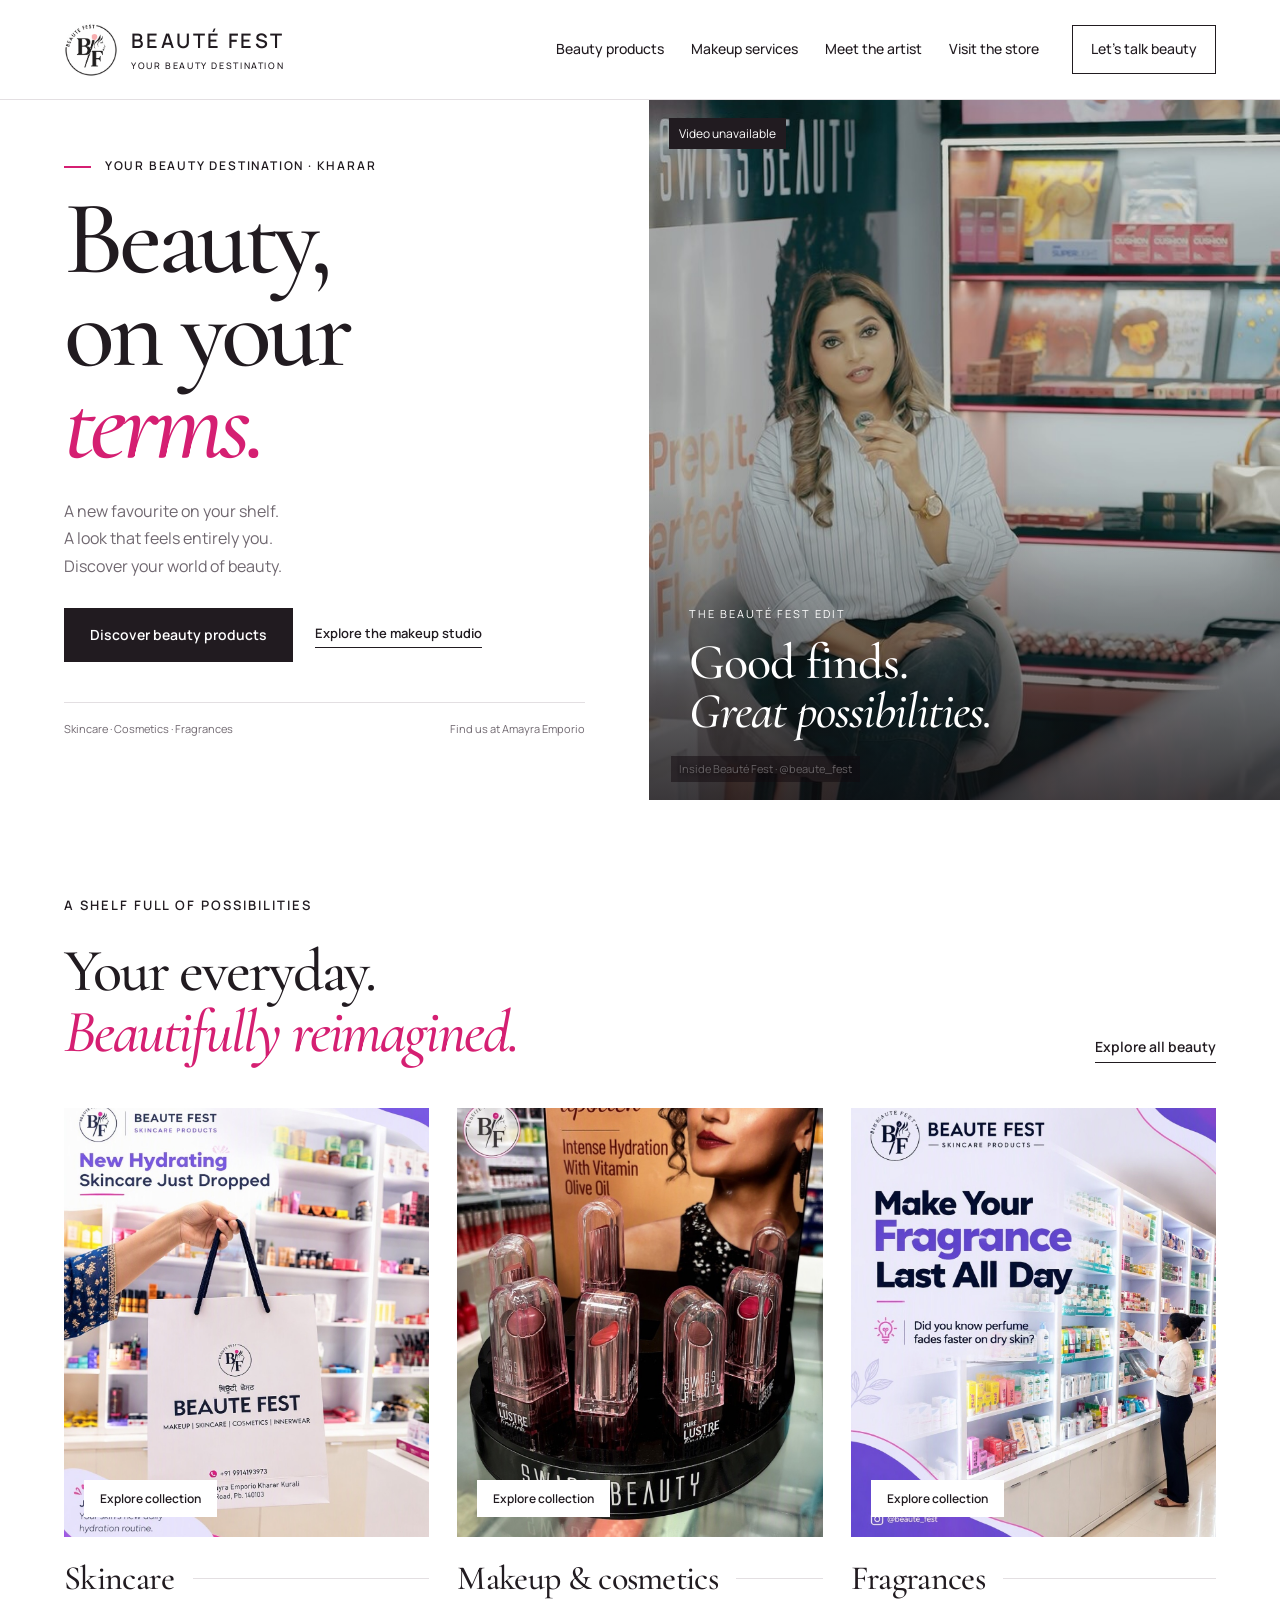
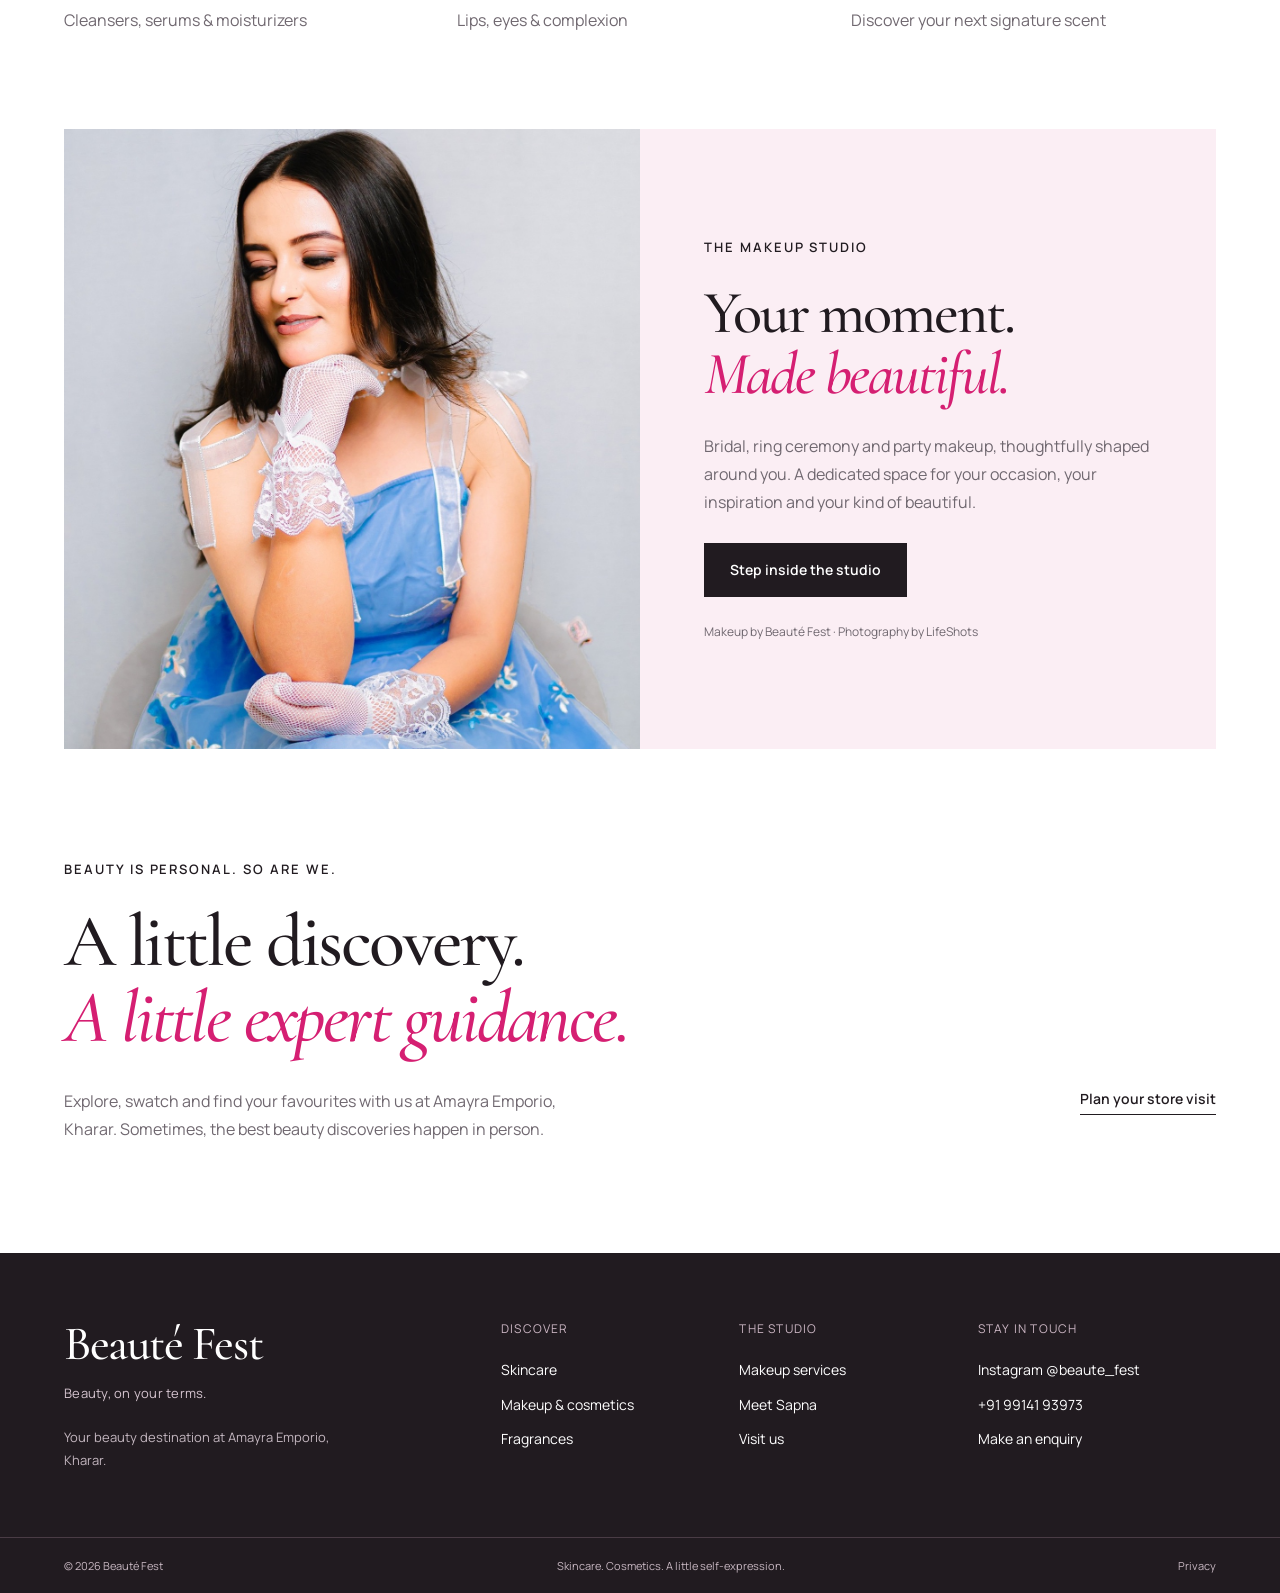
<file: site/index.html>
<!doctype html><html lang="en-IN"><head><meta charset="utf-8"><meta name="viewport" content="width=device-width,initial-scale=1"><title>Your beauty destination in Kharar | Beauté Fest</title><meta name="description" content="Discover skincare, cosmetics, fragrances and the Beauté Fest makeup studio at Amayra Emporio, Kharar."><meta name="theme-color" content="#ffffff"><link rel="icon" href="assets/logo.png"><link rel="preload" href="assets/display.ttf" as="font" type="font/ttf" crossorigin><link rel="preload" href="assets/sans-regular.ttf" as="font" type="font/ttf" crossorigin><link rel="stylesheet" href="editorial.css?v=20261123r2"><script src="editorial.js?v=20261123r2" defer></script></head><body><a class="skip" href="#main">Skip to content</a><header class="header"><a class="brand" href="index.html" aria-label="Beauté Fest home"><img src="assets/logo.png" alt="" width="54" height="54"><span>BEAUTÉ FEST<small>YOUR BEAUTY DESTINATION</small></span></a><button class="menu-toggle" type="button" aria-expanded="false" aria-controls="navigation">Menu <span aria-hidden="true">☰</span></button><nav id="navigation" aria-label="Main navigation"><a href="products.html" >Beauty products</a><a href="makeup.html" >Makeup services</a><a href="artist.html" >Meet the artist</a><a href="visit.html" >Visit the store</a><a class="nav-contact" href="contact.html">Let’s talk beauty</a></nav></header><main id="main"><section class="home-hero"><div class="hero-copy"><p class="eyebrow"><span class="pink-rule"></span> YOUR BEAUTY DESTINATION · KHARAR</p><h1>Beauty,<br>on your<br><em>terms.</em></h1><p class="hero-description">A new favourite on your shelf.<br> A look that feels entirely you.<br> Discover your world of beauty.</p><div class="actions"><a class="button" href="products.html">Discover beauty products</a><a class="text-link" href="makeup.html">Explore the makeup studio</a></div><div class="hero-footnote"><span>Skincare · Cosmetics · Fragrances</span><span>Find us at Amayra Emporio</span></div></div><div class="hero-visual"><div class="motion " data-motion>
      <video muted loop playsinline preload="none" poster="assets/studio-poster.jpg" data-video-src="assets/studio-background.mp4" aria-label="Inside Beauté Fest"></video>
      <div class="motion-credit"><a href="https://www.instagram.com/beaute_fest/reel/DfrkFTgOZcu/" target="_blank" rel="noopener noreferrer">Inside Beauté Fest · @beaute_fest</a></div>
      <button class="motion-toggle" type="button" aria-label="Play background video">Play video</button>
    </div><div class="hero-caption"><span>THE BEAUTÉ FEST EDIT</span><p>Good finds.<br><em>Great possibilities.</em></p></div></div></section>
<section class="section collection-section"><div class="section-title"><div><p class="eyebrow">A shelf full of possibilities</p><h2>Your everyday.<br><em>Beautifully reimagined.</em></h2></div><a class="text-link" href="products.html">Explore all beauty</a></div><div class="collection-grid"><a class="collection-card" href="skincare.html" data-search="skincare cleansers, serums & moisturizers"><div class="collection-image"><img class="" src="assets/skincare-products.jpg" alt="Skincare at Beauté Fest" loading="lazy" decoding="async"><span>Explore collection</span></div><div class="card-heading"><h3>Skincare</h3><span class="card-line"></span></div><p>Cleansers, serums & moisturizers</p></a><a class="collection-card" href="cosmetics.html" data-search="makeup & cosmetics lips, eyes & complexion"><div class="collection-image"><img class="" src="assets/makeup-products.jpg" alt="Makeup &amp; cosmetics at Beauté Fest" loading="lazy" decoding="async"><span>Explore collection</span></div><div class="card-heading"><h3>Makeup & cosmetics</h3><span class="card-line"></span></div><p>Lips, eyes & complexion</p></a><a class="collection-card" href="fragrances.html" data-search="fragrances discover your next signature scent"><div class="collection-image"><img class="" src="assets/fragrance-products.jpg" alt="Fragrances at Beauté Fest" loading="lazy" decoding="async"><span>Explore collection</span></div><div class="card-heading"><h3>Fragrances</h3><span class="card-line"></span></div><p>Discover your next signature scent</p></a></div></section>
<section class="studio-feature"><div class="studio-photo"><img class="" src="assets/beauty-portrait.jpg" alt="Occasion makeup by Beauté Fest, photographed by LifeShots" loading="lazy" decoding="async"></div><div class="studio-copy"><p class="eyebrow">The makeup studio</p><h2>Your moment.<br><em>Made beautiful.</em></h2><p>Bridal, ring ceremony and party makeup, thoughtfully shaped around you. A dedicated space for your occasion, your inspiration and your kind of beautiful.</p><a class="button" href="makeup.html">Step inside the studio</a><p class="photo-credit">Makeup by Beauté Fest · Photography by LifeShots</p></div></section>
<section class="section store-teaser"><p class="eyebrow">Beauty is personal. So are we.</p><h2>A little discovery.<br><em>A little expert guidance.</em></h2><div class="store-teaser-bottom"><p>Explore, swatch and find your favourites with us at Amayra Emporio, Kharar. Sometimes, the best beauty discoveries happen in person.</p><a class="text-link" href="visit.html">Plan your store visit</a></div></section></main><footer><div class="footer-main"><div><a class="footer-wordmark" href="index.html">Beauté Fest<span>Beauty, on your terms.</span></a><p>Your beauty destination at Amayra Emporio, Kharar.</p></div><div><p class="footer-label">Discover</p><a href="skincare.html">Skincare</a><a href="cosmetics.html">Makeup & cosmetics</a><a href="fragrances.html">Fragrances</a></div><div><p class="footer-label">The studio</p><a href="makeup.html">Makeup services</a><a href="artist.html">Meet Sapna</a><a href="visit.html">Visit us</a></div><div><p class="footer-label">Stay in touch</p><a href="https://www.instagram.com/beaute_fest/" target="_blank" rel="noopener noreferrer">Instagram @beaute_fest</a><a href="tel:+919914193973">+91 99141 93973</a><a href="contact.html">Make an enquiry</a></div></div><div class="footer-bottom"><span>© 2026 Beauté Fest</span><span>Skincare. Cosmetics. A little self-expression.</span><a href="privacy.html">Privacy</a></div></footer></body></html>
</file>
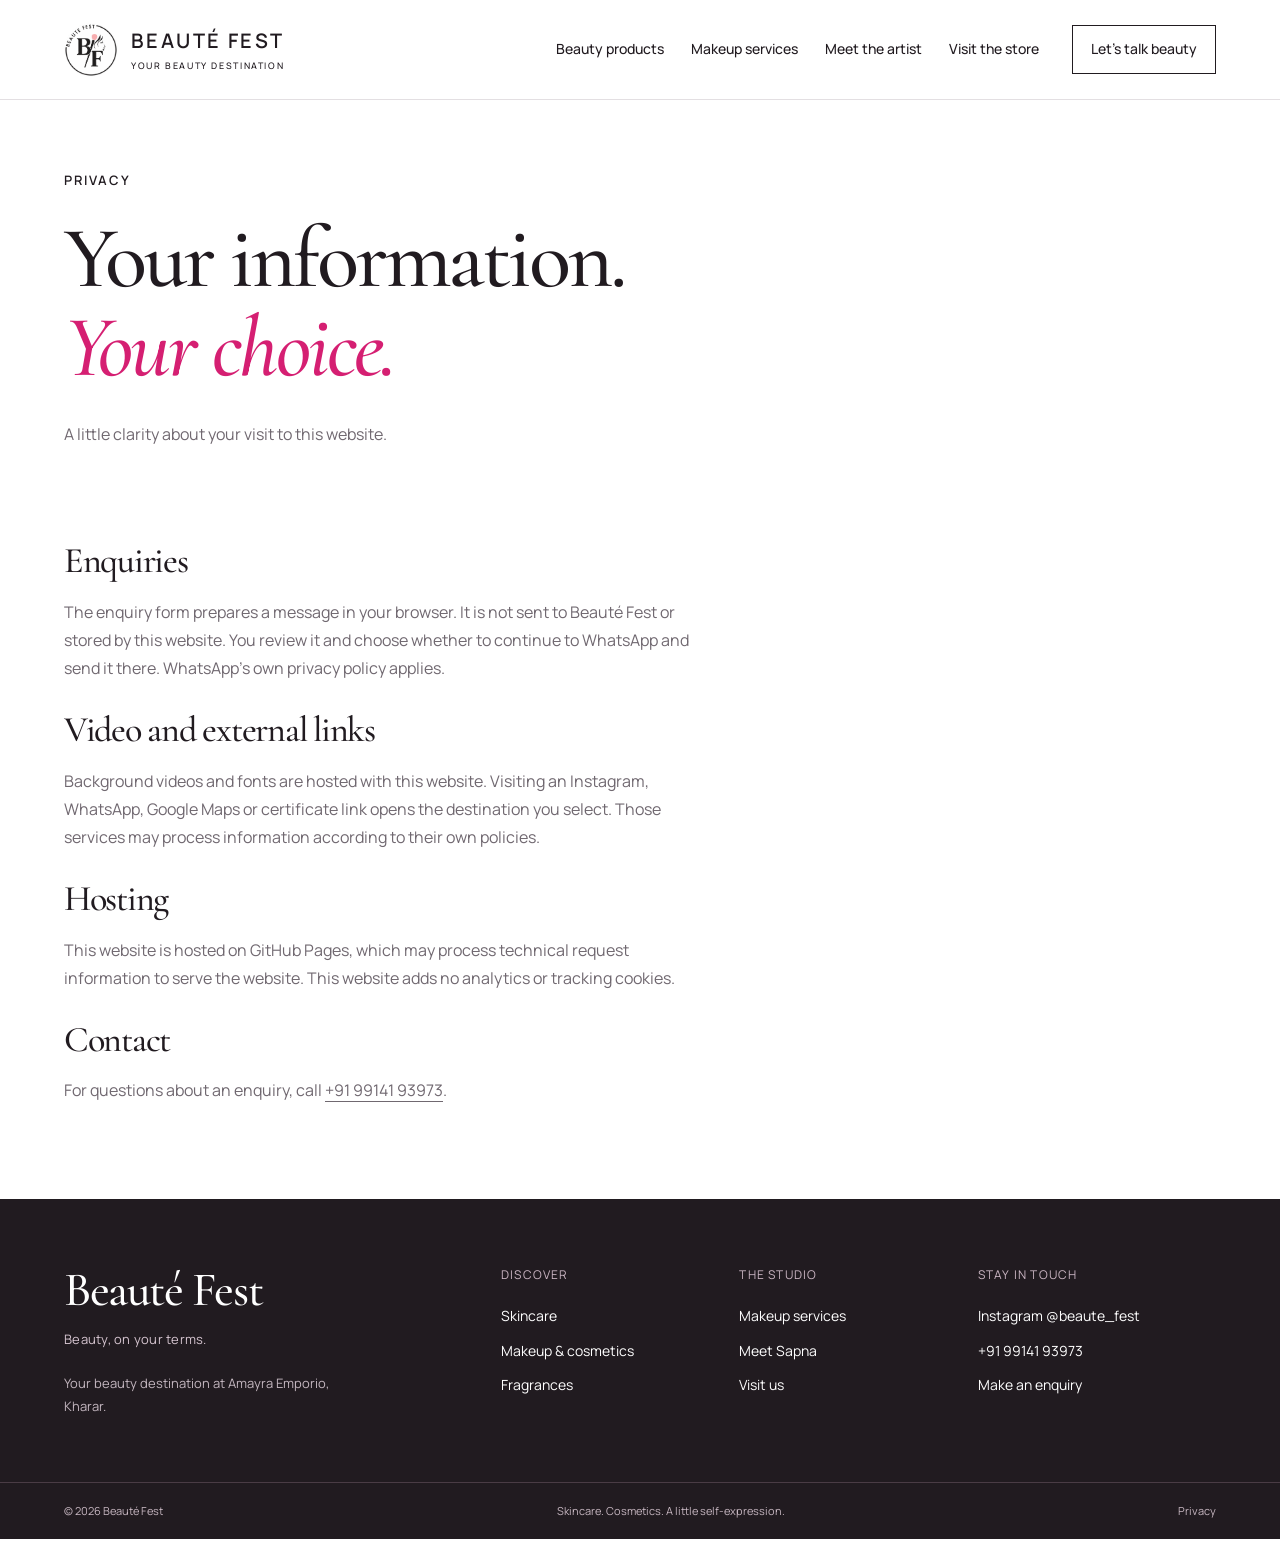
<file: site/privacy/index.html>
<!doctype html><html lang="en"><head><meta charset="utf-8"><meta http-equiv="refresh" content="0;url=../privacy.html"><title>Privacy | Beauté Fest</title></head><body><a href="../privacy.html">Read privacy information</a></body></html>
</file>
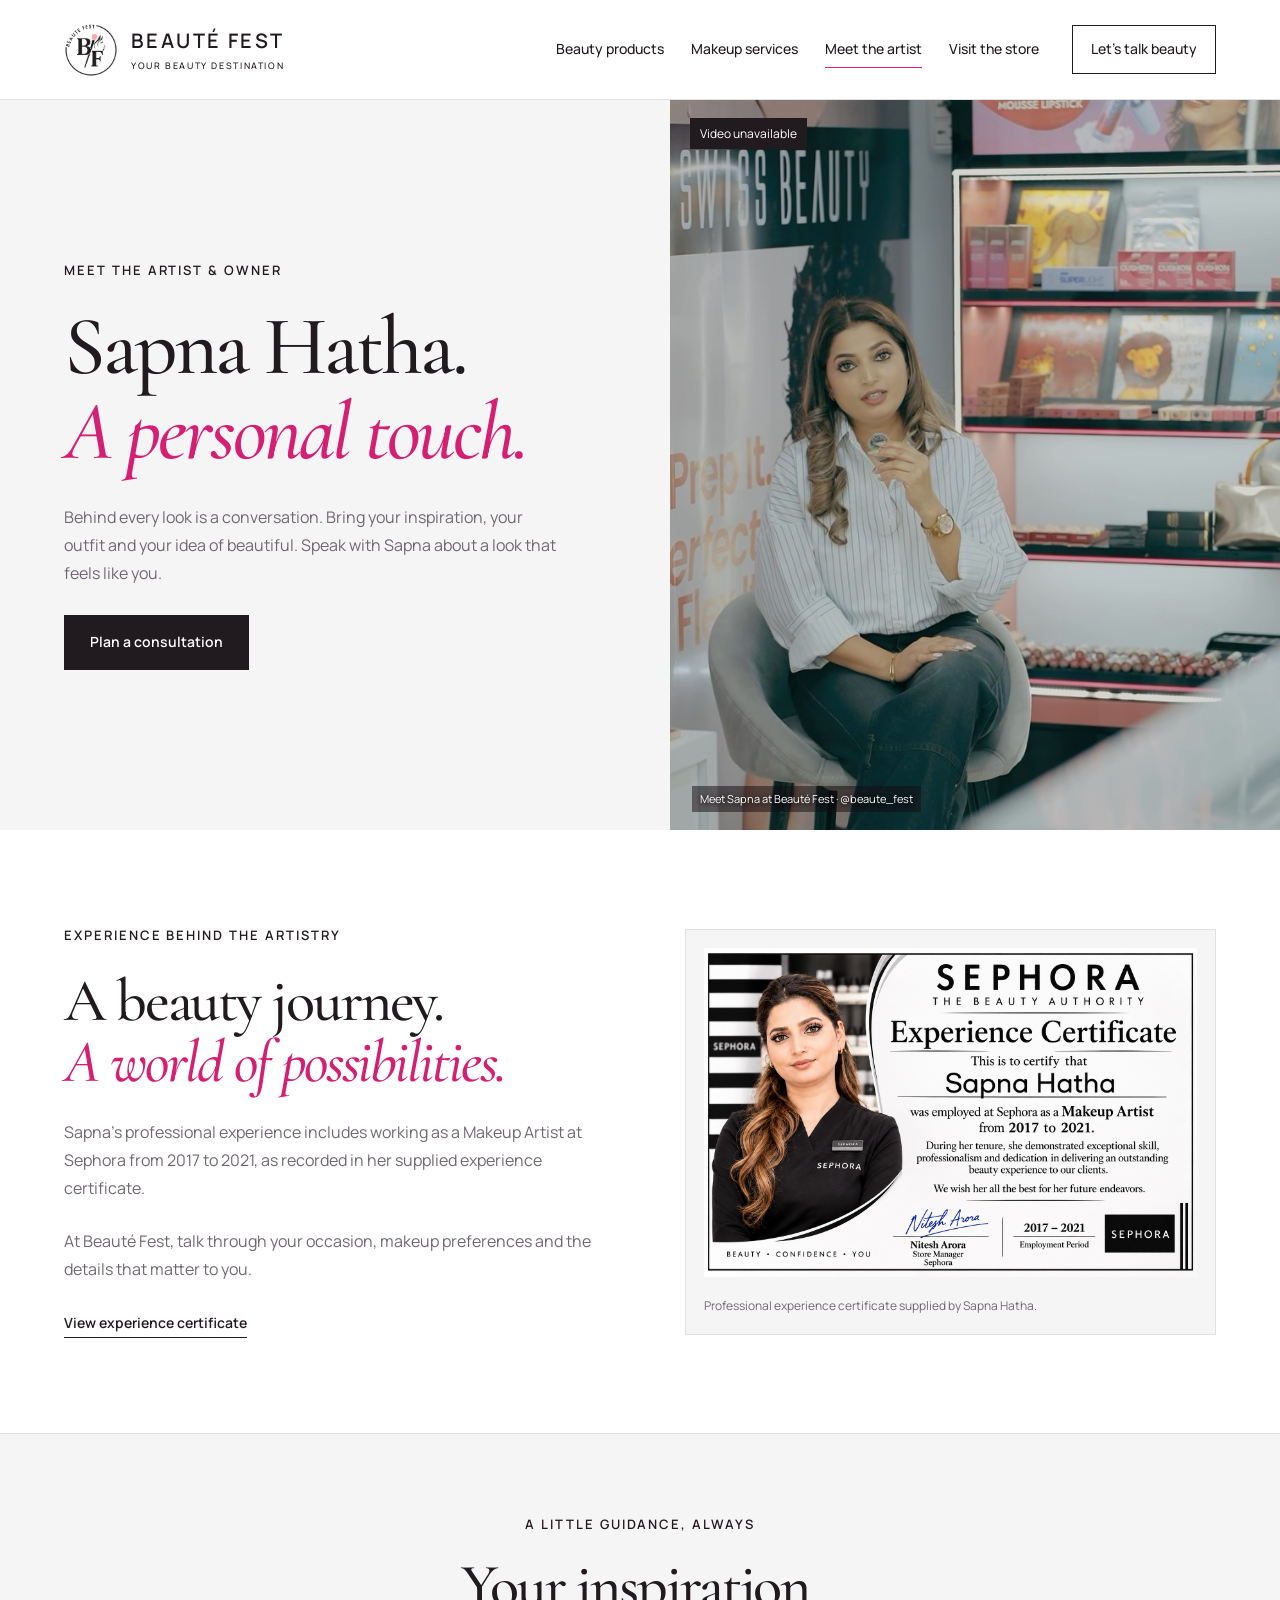
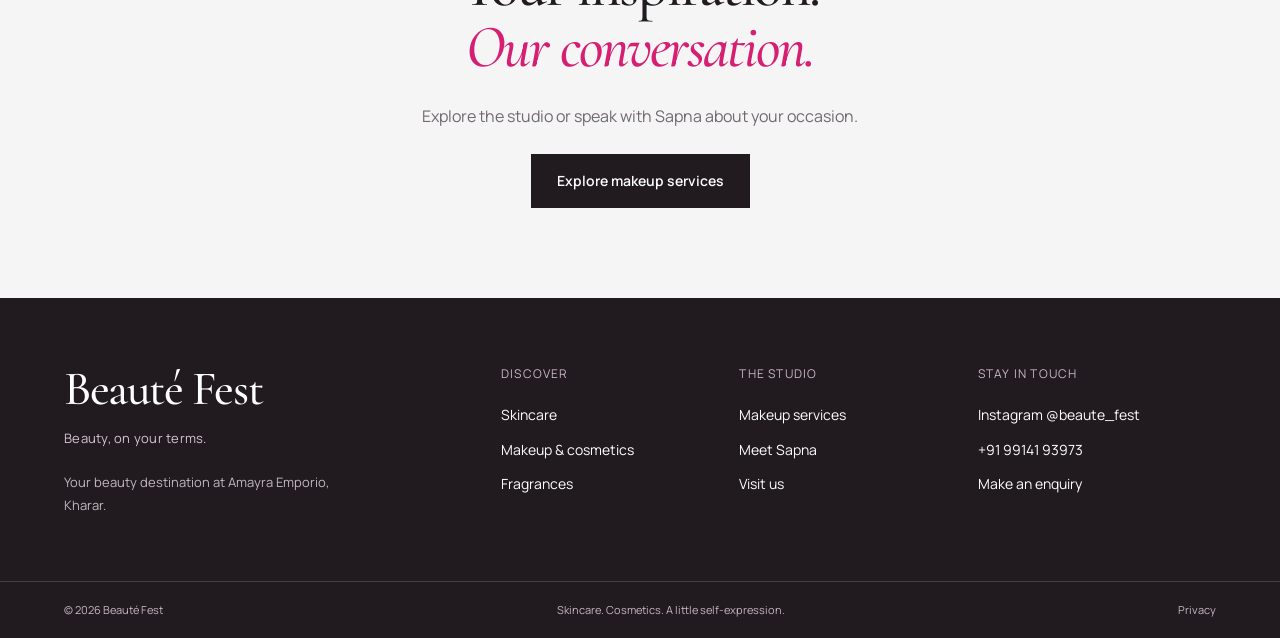
<file: site/artist.html>
<!doctype html><html lang="en-IN"><head><meta charset="utf-8"><meta name="viewport" content="width=device-width,initial-scale=1"><title>Meet Sapna Hatha | Beauté Fest</title><meta name="description" content="Meet Sapna Hatha, artist and owner at Beauté Fest, Kharar."><meta name="theme-color" content="#ffffff"><link rel="icon" href="assets/logo.png"><link rel="preload" href="assets/display.ttf" as="font" type="font/ttf" crossorigin><link rel="preload" href="assets/sans-regular.ttf" as="font" type="font/ttf" crossorigin><link rel="stylesheet" href="editorial.css?v=20261123r2"><script src="editorial.js?v=20261123r2" defer></script></head><body><a class="skip" href="#main">Skip to content</a><header class="header"><a class="brand" href="index.html" aria-label="Beauté Fest home"><img src="assets/logo.png" alt="" width="54" height="54"><span>BEAUTÉ FEST<small>YOUR BEAUTY DESTINATION</small></span></a><button class="menu-toggle" type="button" aria-expanded="false" aria-controls="navigation">Menu <span aria-hidden="true">☰</span></button><nav id="navigation" aria-label="Main navigation"><a href="products.html" >Beauty products</a><a href="makeup.html" >Makeup services</a><a href="artist.html" aria-current=page>Meet the artist</a><a href="visit.html" >Visit the store</a><a class="nav-contact" href="contact.html">Let’s talk beauty</a></nav></header><main id="main"><section class="artist-hero"><div><p class="eyebrow">Meet the artist & owner</p><h1>Sapna Hatha.<br><em>A personal touch.</em></h1><p>Behind every look is a conversation. Bring your inspiration, your outfit and your idea of beautiful. Speak with Sapna about a look that feels like you.</p><a class="button" href="contact.html?service=Makeup%20consultation">Plan a consultation</a></div><div class="motion " data-motion>
      <video muted loop playsinline preload="none" poster="assets/studio-poster.jpg" data-video-src="assets/studio-background.mp4" aria-label="Meet Sapna at Beauté Fest"></video>
      <div class="motion-credit"><a href="https://www.instagram.com/beaute_fest/reel/DfrkFTgOZcu/" target="_blank" rel="noopener noreferrer">Meet Sapna at Beauté Fest · @beaute_fest</a></div>
      <button class="motion-toggle" type="button" aria-label="Play background video">Play video</button>
    </div></section><section class="section artist-story"><div><p class="eyebrow">Experience behind the artistry</p><h2>A beauty journey.<br><em>A world of possibilities.</em></h2><p>Sapna’s professional experience includes working as a Makeup Artist at Sephora from 2017 to 2021, as recorded in her supplied experience certificate.</p><p>At Beauté Fest, talk through your occasion, makeup preferences and the details that matter to you.</p><a class="text-link" href="assets/sapna-hatha-experience-certificate.jpg" target="_blank" rel="noopener noreferrer">View experience certificate</a></div><figure class="certificate"><img class="" src="assets/sapna-hatha-experience-certificate.jpg" alt="Supplied experience certificate naming Sapna Hatha as a Makeup Artist at Sephora, 2017–2021" loading="lazy" decoding="async"><figcaption>Professional experience certificate supplied by Sapna Hatha.</figcaption></figure></section><section class="closing"><p class="eyebrow">A little guidance, always</p><h2>Your inspiration.<br><em>Our conversation.</em></h2><p>Explore the studio or speak with Sapna about your occasion.</p><a class="button" href="makeup.html">Explore makeup services</a></section></main><footer><div class="footer-main"><div><a class="footer-wordmark" href="index.html">Beauté Fest<span>Beauty, on your terms.</span></a><p>Your beauty destination at Amayra Emporio, Kharar.</p></div><div><p class="footer-label">Discover</p><a href="skincare.html">Skincare</a><a href="cosmetics.html">Makeup & cosmetics</a><a href="fragrances.html">Fragrances</a></div><div><p class="footer-label">The studio</p><a href="makeup.html">Makeup services</a><a href="artist.html">Meet Sapna</a><a href="visit.html">Visit us</a></div><div><p class="footer-label">Stay in touch</p><a href="https://www.instagram.com/beaute_fest/" target="_blank" rel="noopener noreferrer">Instagram @beaute_fest</a><a href="tel:+919914193973">+91 99141 93973</a><a href="contact.html">Make an enquiry</a></div></div><div class="footer-bottom"><span>© 2026 Beauté Fest</span><span>Skincare. Cosmetics. A little self-expression.</span><a href="privacy.html">Privacy</a></div></footer></body></html>
</file>
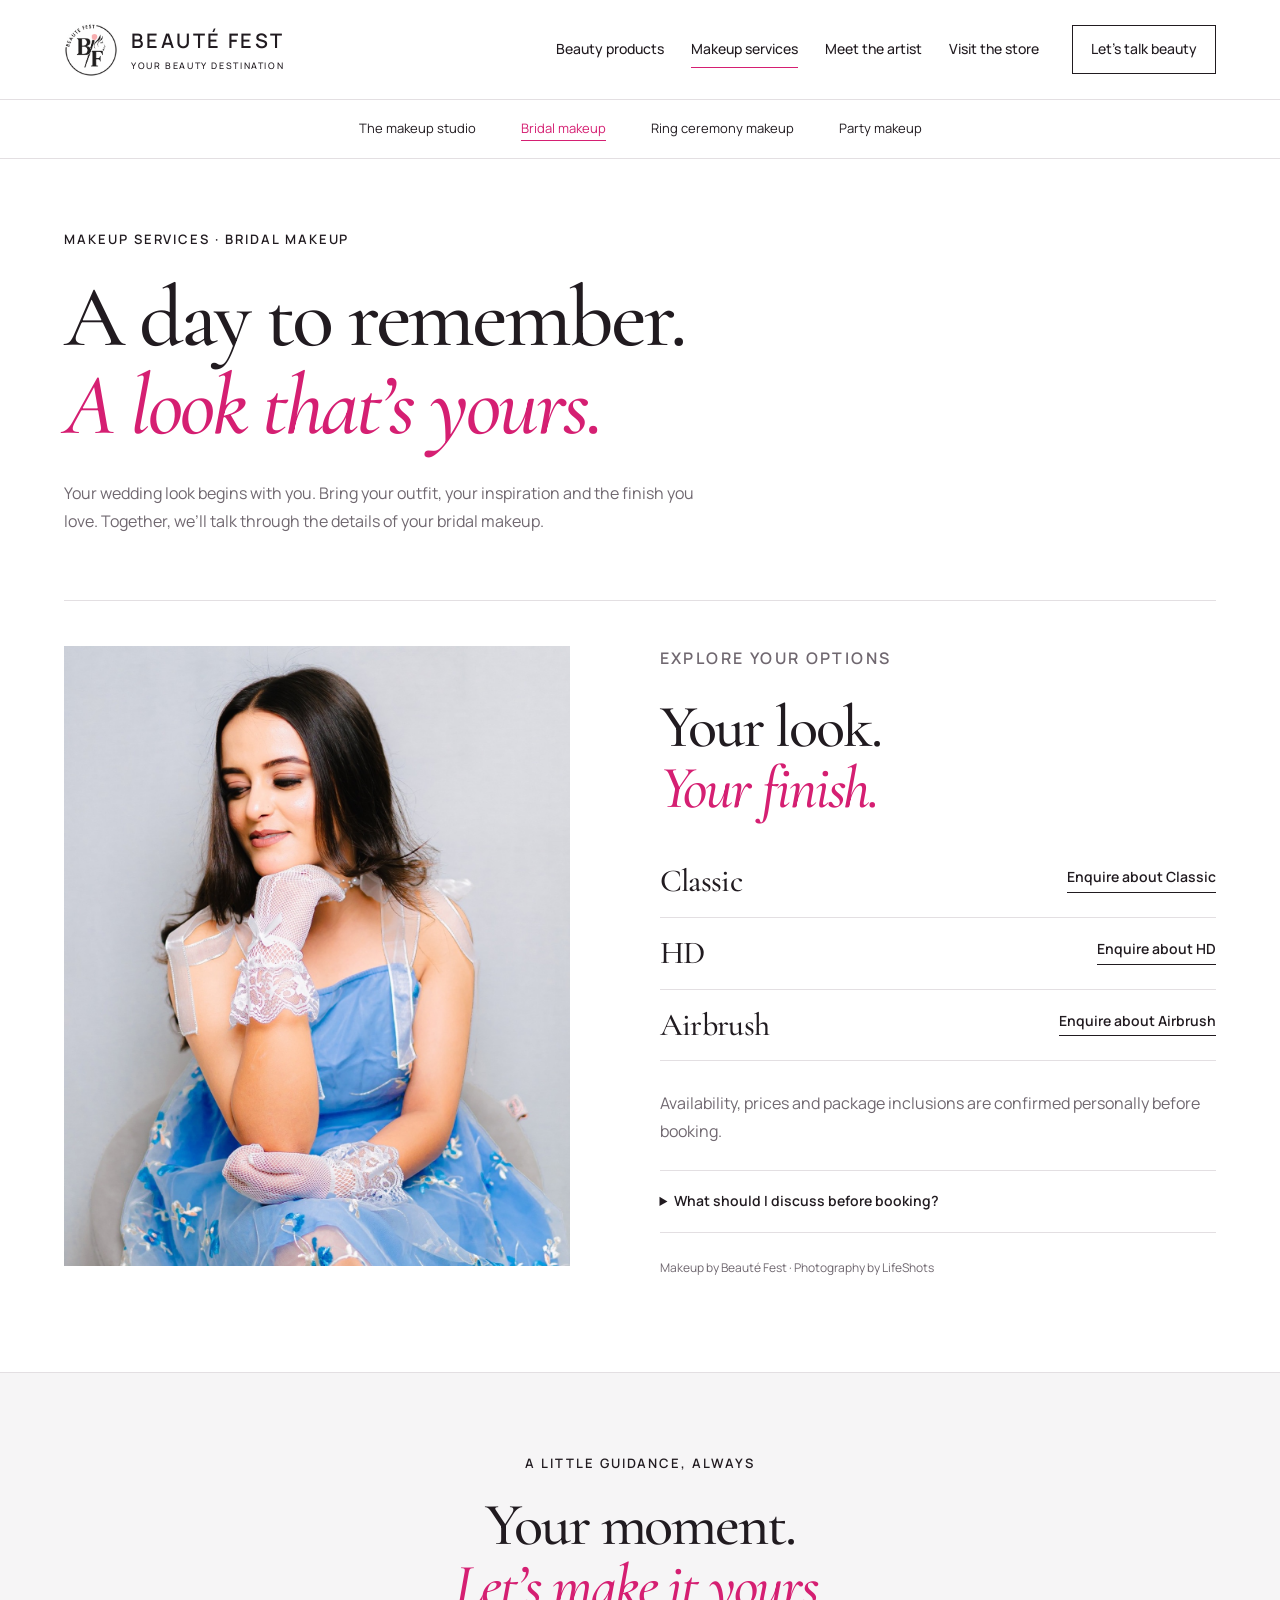
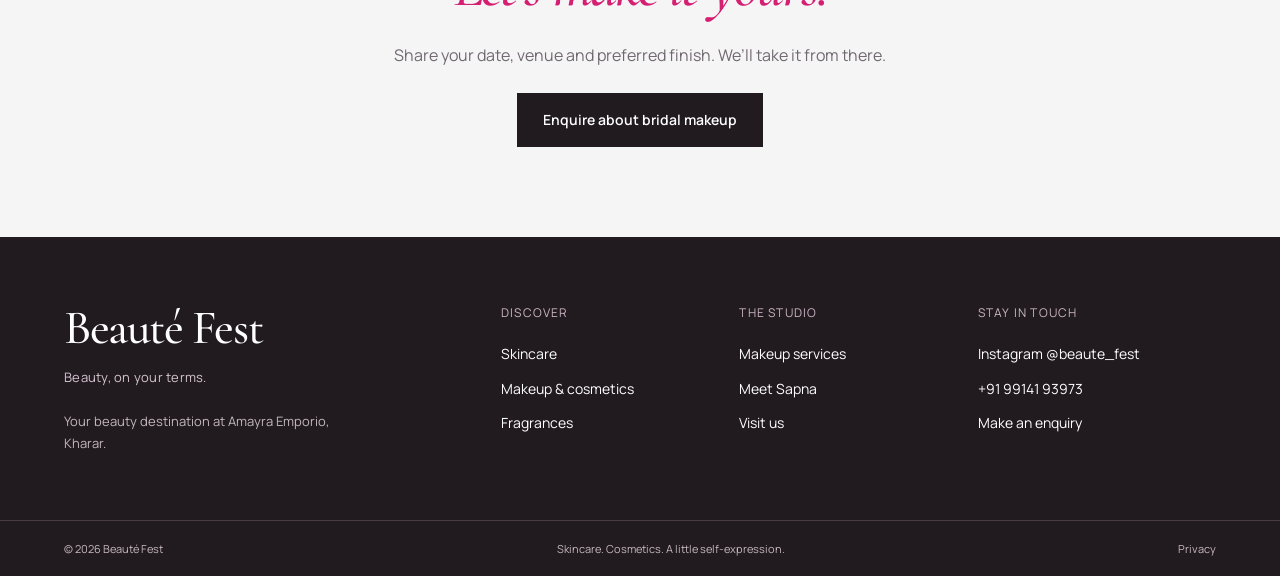
<file: site/bridal.html>
<!doctype html><html lang="en-IN"><head><meta charset="utf-8"><meta name="viewport" content="width=device-width,initial-scale=1"><title>Bridal makeup | Beauté Fest</title><meta name="description" content="Your wedding look begins with you. Bring your outfit, your inspiration and the finish you love. Together, we’ll talk through the details of your bridal makeup."><meta name="theme-color" content="#ffffff"><link rel="icon" href="assets/logo.png"><link rel="preload" href="assets/display.ttf" as="font" type="font/ttf" crossorigin><link rel="preload" href="assets/sans-regular.ttf" as="font" type="font/ttf" crossorigin><link rel="stylesheet" href="editorial.css?v=20261123r2"><script src="editorial.js?v=20261123r2" defer></script></head><body><a class="skip" href="#main">Skip to content</a><header class="header"><a class="brand" href="index.html" aria-label="Beauté Fest home"><img src="assets/logo.png" alt="" width="54" height="54"><span>BEAUTÉ FEST<small>YOUR BEAUTY DESTINATION</small></span></a><button class="menu-toggle" type="button" aria-expanded="false" aria-controls="navigation">Menu <span aria-hidden="true">☰</span></button><nav id="navigation" aria-label="Main navigation"><a href="products.html" >Beauty products</a><a href="makeup.html" aria-current=page>Makeup services</a><a href="artist.html" >Meet the artist</a><a href="visit.html" >Visit the store</a><a class="nav-contact" href="contact.html">Let’s talk beauty</a></nav></header><main id="main"><nav class="collection-nav" aria-label="Makeup occasions"><a href="makeup.html">The makeup studio</a><a href="bridal.html" aria-current=page>Bridal makeup</a><a href="ring-ceremony.html" >Ring ceremony makeup</a><a href="party.html" >Party makeup</a></nav><section class="page-intro "><p class="eyebrow">Makeup services · Bridal makeup</p><h1>A day to remember.<br><em>A look that’s yours.</em></h1><div class="intro-bottom"><p>Your wedding look begins with you. Bring your outfit, your inspiration and the finish you love. Together, we’ll talk through the details of your bridal makeup.</p></div></section><section class="section no-top"><div class="service-detail-layout"><div class="service-detail-photo"><img class="" src="assets/beauty-portrait.jpg" alt="Makeup by Beauté Fest, photographed by LifeShots" loading="lazy" decoding="async"></div><div><p class="eyebrow">Explore your options</p><h2>Your look.<br><em>Your finish.</em></h2><div class="package-list"><div><h3>Classic</h3><a class="text-link" href="contact.html?service=Bridal%20makeup%20%E2%80%94%20Classic">Enquire about Classic</a></div><div><h3>HD</h3><a class="text-link" href="contact.html?service=Bridal%20makeup%20%E2%80%94%20HD">Enquire about HD</a></div><div><h3>Airbrush</h3><a class="text-link" href="contact.html?service=Bridal%20makeup%20%E2%80%94%20Airbrush">Enquire about Airbrush</a></div></div><p>Availability, prices and package inclusions are confirmed personally before booking.</p><details><summary>What should I discuss before booking?</summary><p>Ask about hairstyling, draping, lashes, a trial, travel and touch-ups, along with your skin needs and timings. Confirm which services are included in your chosen package.</p></details><p class="photo-credit">Makeup by Beauté Fest · Photography by LifeShots</p></div></div></section><section class="closing"><p class="eyebrow">A little guidance, always</p><h2>Your moment.<br><em>Let’s make it yours.</em></h2><p>Share your date, venue and preferred finish. We’ll take it from there.</p><a class="button" href="contact.html?service=Bridal%20makeup">Enquire about bridal makeup</a></section></main><footer><div class="footer-main"><div><a class="footer-wordmark" href="index.html">Beauté Fest<span>Beauty, on your terms.</span></a><p>Your beauty destination at Amayra Emporio, Kharar.</p></div><div><p class="footer-label">Discover</p><a href="skincare.html">Skincare</a><a href="cosmetics.html">Makeup & cosmetics</a><a href="fragrances.html">Fragrances</a></div><div><p class="footer-label">The studio</p><a href="makeup.html">Makeup services</a><a href="artist.html">Meet Sapna</a><a href="visit.html">Visit us</a></div><div><p class="footer-label">Stay in touch</p><a href="https://www.instagram.com/beaute_fest/" target="_blank" rel="noopener noreferrer">Instagram @beaute_fest</a><a href="tel:+919914193973">+91 99141 93973</a><a href="contact.html">Make an enquiry</a></div></div><div class="footer-bottom"><span>© 2026 Beauté Fest</span><span>Skincare. Cosmetics. A little self-expression.</span><a href="privacy.html">Privacy</a></div></footer></body></html>
</file>
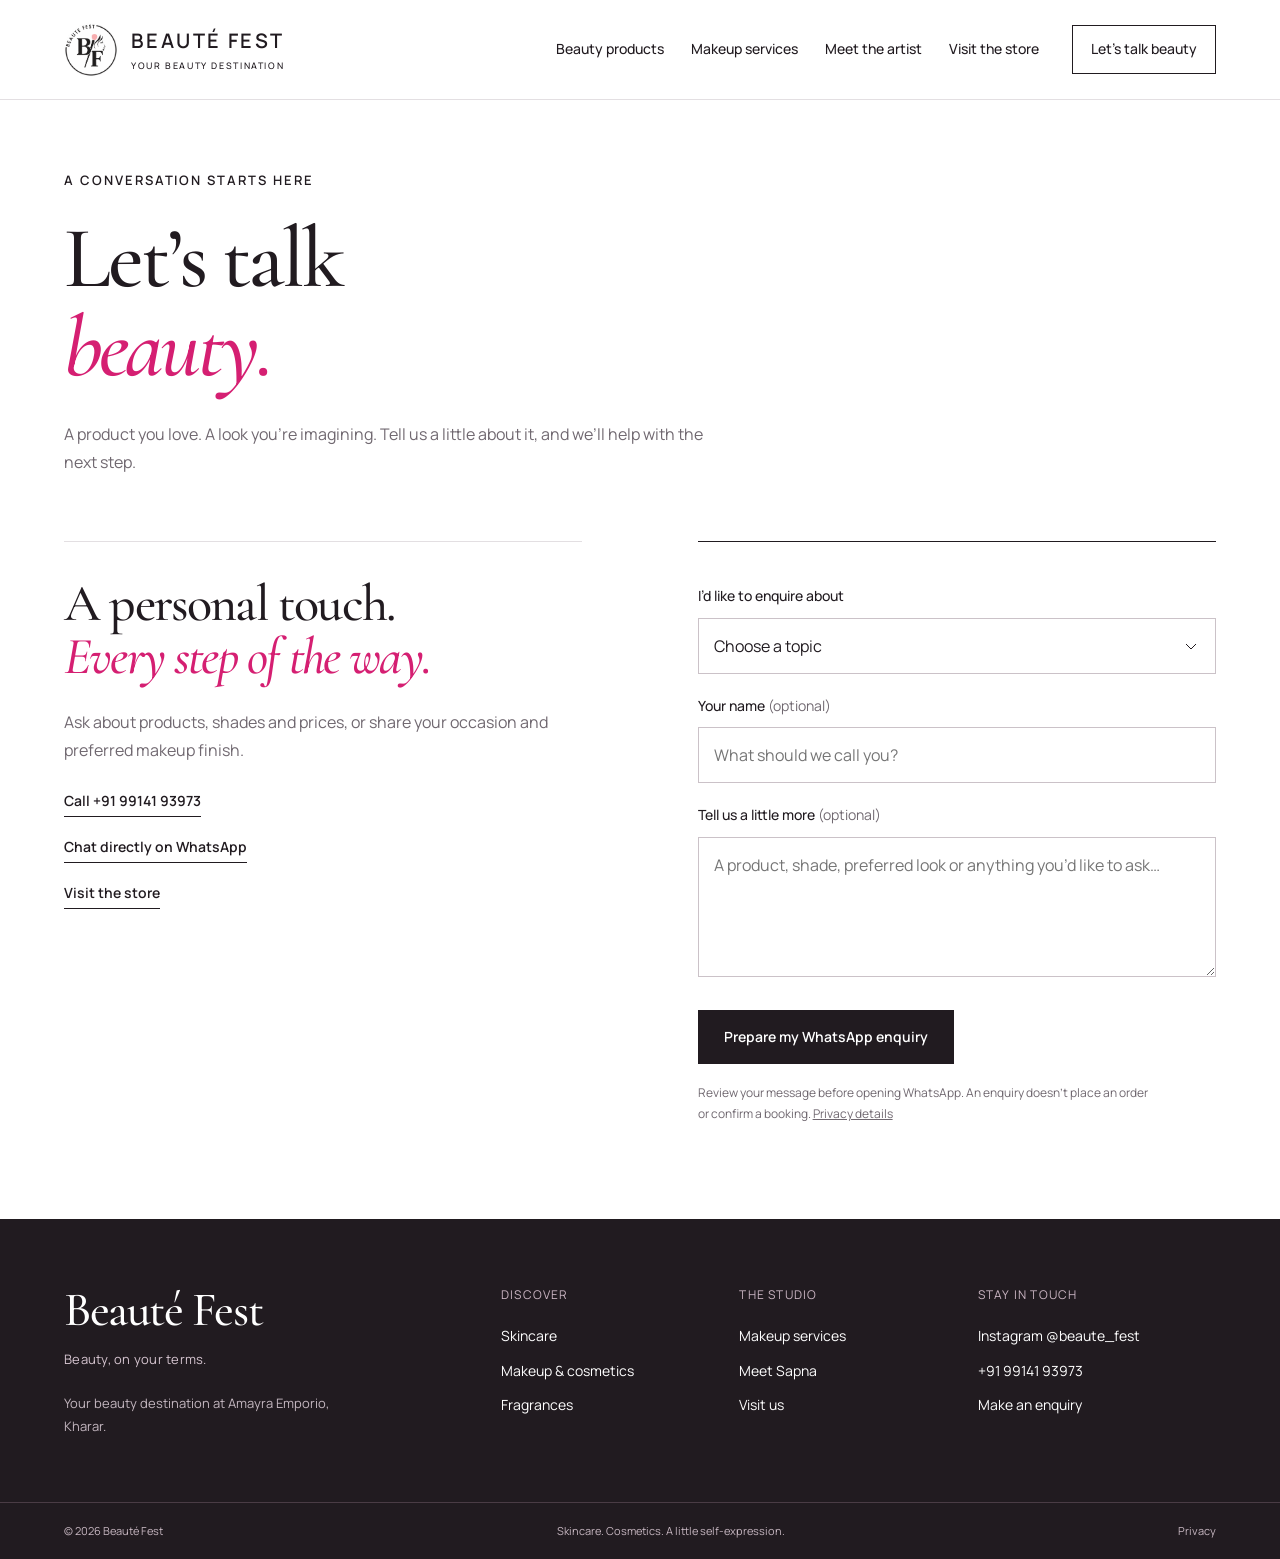
<file: site/contact.html>
<!doctype html><html lang="en-IN"><head><meta charset="utf-8"><meta name="viewport" content="width=device-width,initial-scale=1"><title>Let’s talk beauty | Beauté Fest</title><meta name="description" content="Enquire about products, makeup services and your next Beauté Fest visit."><meta name="theme-color" content="#ffffff"><link rel="icon" href="assets/logo.png"><link rel="preload" href="assets/display.ttf" as="font" type="font/ttf" crossorigin><link rel="preload" href="assets/sans-regular.ttf" as="font" type="font/ttf" crossorigin><link rel="stylesheet" href="editorial.css?v=20261123r2"><script src="editorial.js?v=20261123r2" defer></script></head><body><a class="skip" href="#main">Skip to content</a><header class="header"><a class="brand" href="index.html" aria-label="Beauté Fest home"><img src="assets/logo.png" alt="" width="54" height="54"><span>BEAUTÉ FEST<small>YOUR BEAUTY DESTINATION</small></span></a><button class="menu-toggle" type="button" aria-expanded="false" aria-controls="navigation">Menu <span aria-hidden="true">☰</span></button><nav id="navigation" aria-label="Main navigation"><a href="products.html" >Beauty products</a><a href="makeup.html" >Makeup services</a><a href="artist.html" >Meet the artist</a><a href="visit.html" >Visit the store</a><a class="nav-contact" href="contact.html">Let’s talk beauty</a></nav></header><main id="main"><section class="page-intro "><p class="eyebrow">A conversation starts here</p><h1>Let’s talk<br><em>beauty.</em></h1><div class="intro-bottom"><p>A product you love. A look you’re imagining. Tell us a little about it, and we’ll help with the next step.</p></div></section><section class="section no-top contact-layout"><div class="contact-info"><h2>A personal touch.<br><em>Every step of the way.</em></h2><p>Ask about products, shades and prices, or share your occasion and preferred makeup finish.</p><a class="text-link" href="tel:+919914193973">Call +91 99141 93973</a><a class="text-link" href="https://wa.me/919914193973" target="_blank" rel="noopener noreferrer">Chat directly on WhatsApp</a><a class="text-link" href="visit.html">Visit the store</a></div><form id="enquiry-form"><label for="enquiry-category">I’d like to enquire about</label><select id="enquiry-category" required><option value="">Choose a topic</option><optgroup label="Beauty products"><option>Skincare</option><option>Makeup & cosmetics</option><option>Fragrances</option><option>Other product enquiry</option></optgroup><optgroup label="Makeup services"><option>Makeup consultation</option><option>Bridal makeup</option><option>Ring ceremony makeup</option><option>Party makeup</option><option>Bridal makeup — Classic</option><option>Bridal makeup — HD</option><option>Bridal makeup — Airbrush</option><option>Ring ceremony makeup — Classic</option><option>Ring ceremony makeup — HD</option><option>Party makeup — Classic</option><option>Party makeup — HD</option></optgroup><option>Store visit</option></select><label for="enquiry-name">Your name <span>(optional)</span></label><input id="enquiry-name" autocomplete="given-name" maxlength="70" placeholder="What should we call you?"><div class="occasion-fields" hidden><label for="enquiry-date">Occasion date <span>(optional)</span></label><input id="enquiry-date" type="date"><label for="enquiry-location">Venue / getting-ready location <span>(optional)</span></label><input id="enquiry-location" maxlength="150"></div><label for="enquiry-details">Tell us a little more <span>(optional)</span></label><textarea id="enquiry-details" rows="4" maxlength="600" placeholder="A product, shade, preferred look or anything you’d like to ask…"></textarea><button class="button" type="submit">Prepare my WhatsApp enquiry</button><p class="form-note">Review your message before opening WhatsApp. An enquiry doesn’t place an order or confirm a booking. <a href="privacy.html">Privacy details</a></p><div id="enquiry-review" hidden aria-live="polite"><h3>Your message is ready</h3><p id="enquiry-message"></p><a id="enquiry-send" class="button" target="_blank" rel="noopener noreferrer">Continue on WhatsApp</a></div><noscript><p><a href="https://wa.me/919914193973">Contact us directly on WhatsApp</a>.</p></noscript></form></section></main><footer><div class="footer-main"><div><a class="footer-wordmark" href="index.html">Beauté Fest<span>Beauty, on your terms.</span></a><p>Your beauty destination at Amayra Emporio, Kharar.</p></div><div><p class="footer-label">Discover</p><a href="skincare.html">Skincare</a><a href="cosmetics.html">Makeup & cosmetics</a><a href="fragrances.html">Fragrances</a></div><div><p class="footer-label">The studio</p><a href="makeup.html">Makeup services</a><a href="artist.html">Meet Sapna</a><a href="visit.html">Visit us</a></div><div><p class="footer-label">Stay in touch</p><a href="https://www.instagram.com/beaute_fest/" target="_blank" rel="noopener noreferrer">Instagram @beaute_fest</a><a href="tel:+919914193973">+91 99141 93973</a><a href="contact.html">Make an enquiry</a></div></div><div class="footer-bottom"><span>© 2026 Beauté Fest</span><span>Skincare. Cosmetics. A little self-expression.</span><a href="privacy.html">Privacy</a></div></footer></body></html>
</file>
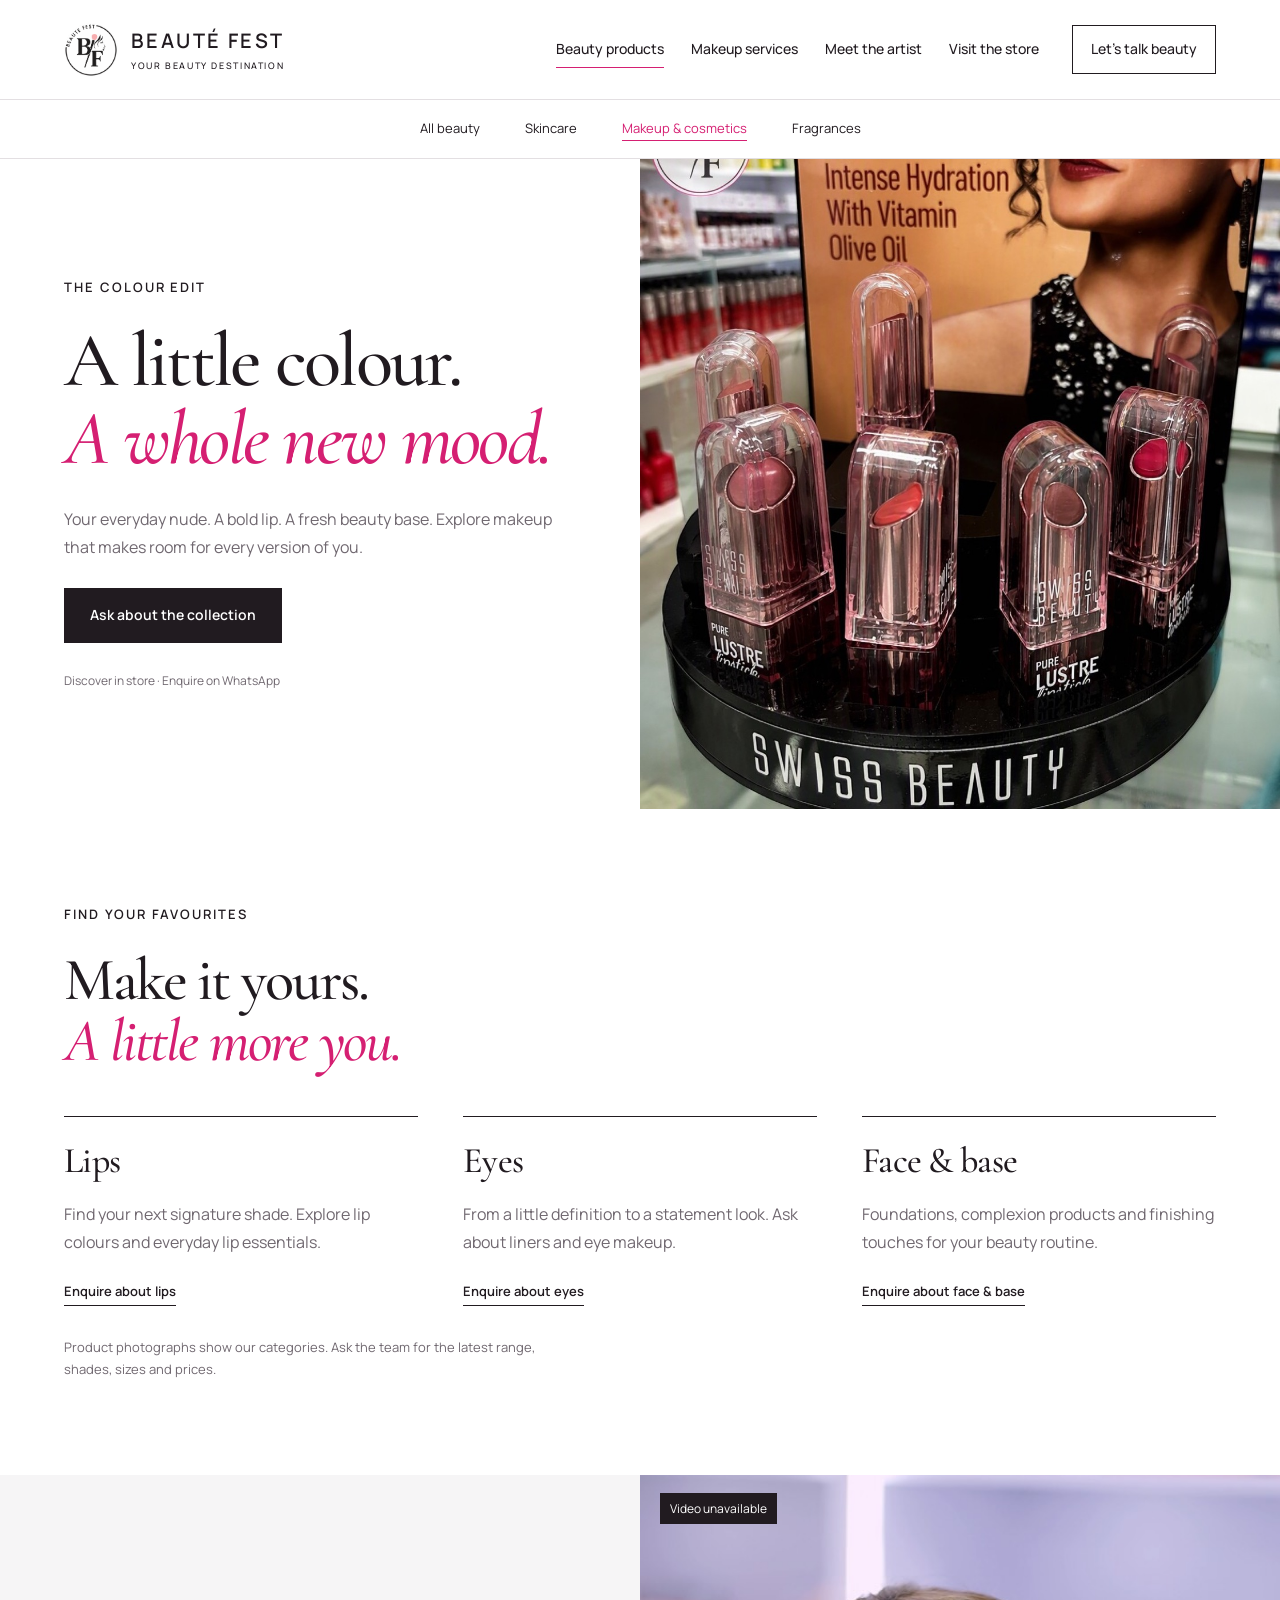
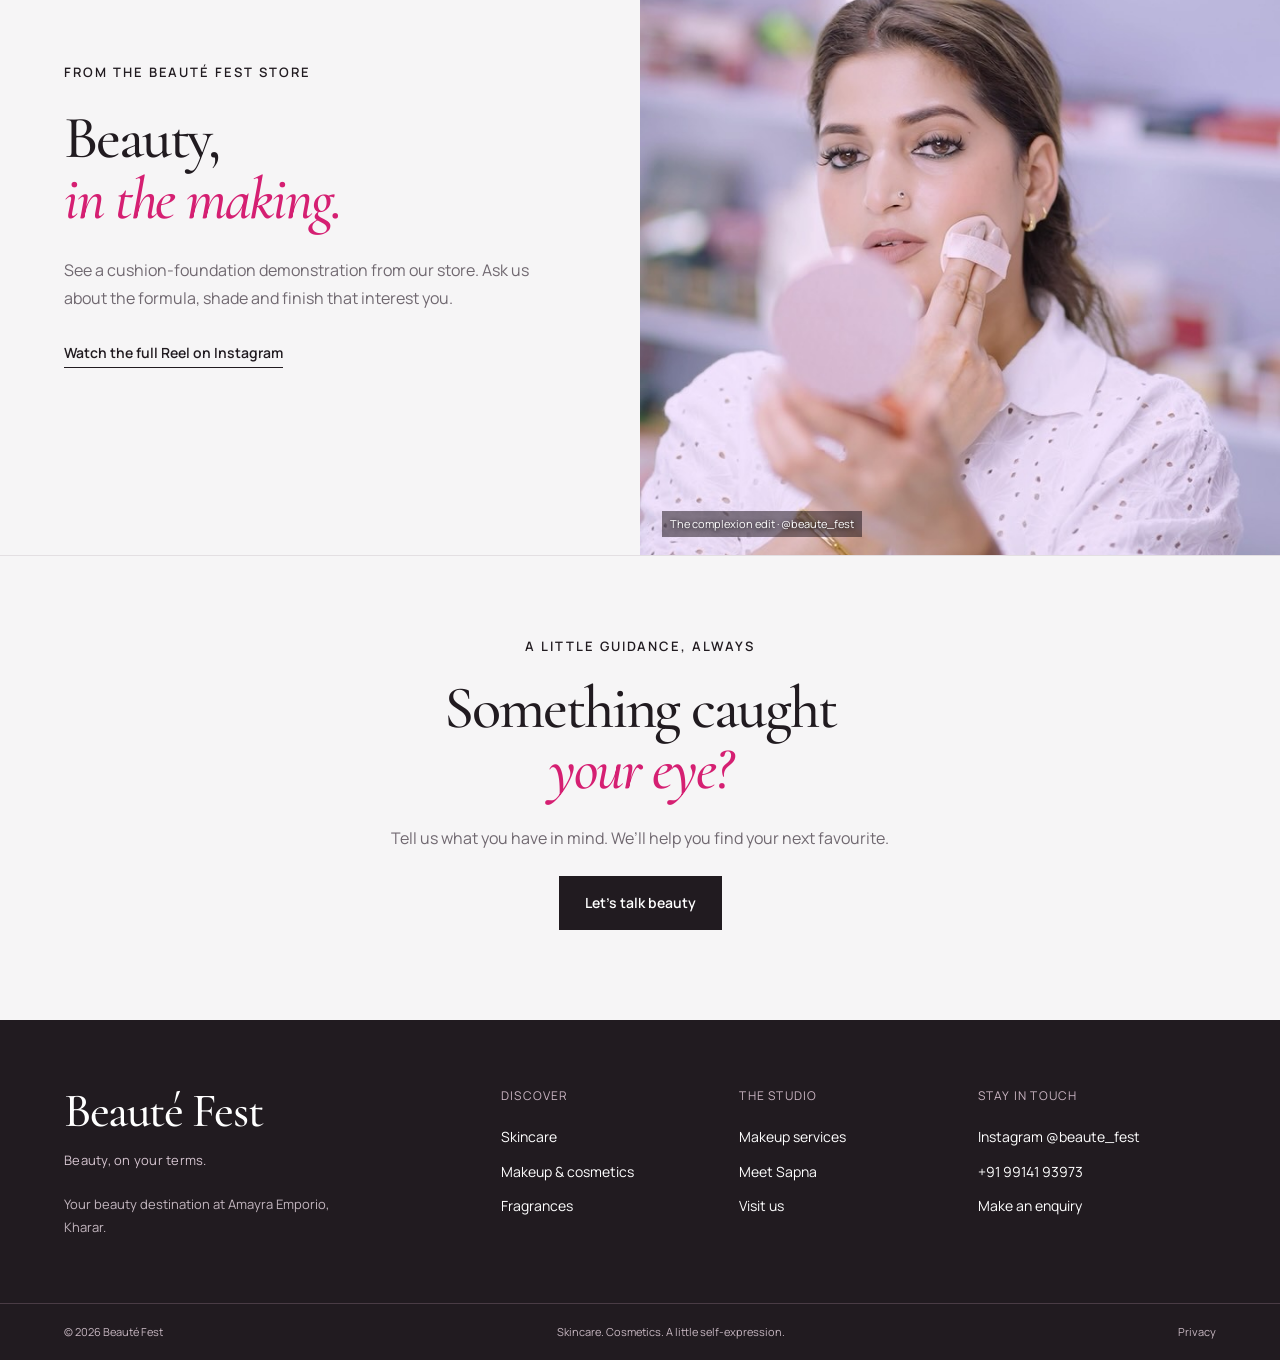
<file: site/cosmetics.html>
<!doctype html><html lang="en-IN"><head><meta charset="utf-8"><meta name="viewport" content="width=device-width,initial-scale=1"><title>The colour edit | Beauté Fest</title><meta name="description" content="Your everyday nude. A bold lip. A fresh beauty base. Explore makeup that makes room for every version of you."><meta name="theme-color" content="#ffffff"><link rel="icon" href="assets/logo.png"><link rel="preload" href="assets/display.ttf" as="font" type="font/ttf" crossorigin><link rel="preload" href="assets/sans-regular.ttf" as="font" type="font/ttf" crossorigin><link rel="stylesheet" href="editorial.css?v=20261123r2"><script src="editorial.js?v=20261123r2" defer></script></head><body><a class="skip" href="#main">Skip to content</a><header class="header"><a class="brand" href="index.html" aria-label="Beauté Fest home"><img src="assets/logo.png" alt="" width="54" height="54"><span>BEAUTÉ FEST<small>YOUR BEAUTY DESTINATION</small></span></a><button class="menu-toggle" type="button" aria-expanded="false" aria-controls="navigation">Menu <span aria-hidden="true">☰</span></button><nav id="navigation" aria-label="Main navigation"><a href="products.html" aria-current=page>Beauty products</a><a href="makeup.html" >Makeup services</a><a href="artist.html" >Meet the artist</a><a href="visit.html" >Visit the store</a><a class="nav-contact" href="contact.html">Let’s talk beauty</a></nav></header><main id="main"><nav class="collection-nav" aria-label="Beauty collections"><a href="products.html" >All beauty</a><a href="skincare.html" >Skincare</a><a href="cosmetics.html" aria-current=page>Makeup & cosmetics</a><a href="fragrances.html" >Fragrances</a></nav><section class="category-hero"><div><p class="eyebrow">The colour edit</p><h1>A little colour.<br><em>A whole new mood.</em></h1><p>Your everyday nude. A bold lip. A fresh beauty base. Explore makeup that makes room for every version of you.</p><a class="button" href="https://wa.me/919914193973?text=Hello%20BeauteFest%21%20I%20would%20like%20to%20enquire%20about%20the%20colour%20edit.%20Please%20share%20availability%20and%20prices.%20Thank%20you%21" target="_blank" rel="noopener noreferrer">Ask about the collection</a><span class="caption-line">Discover in store · Enquire on WhatsApp</span></div><div class="category-photo"><img class="" src="assets/makeup-products.jpg" alt="The colour edit at Beauté Fest" loading="eager" decoding="async"></div></section><section class="section"><div class="section-title"><div><p class="eyebrow">Find your favourites</p><h2>Make it yours.<br><em>A little more you.</em></h2></div></div><div class="detail-grid"><article><h3>Lips</h3><p>Find your next signature shade. Explore lip colours and everyday lip essentials.</p><a class="text-link" href="https://wa.me/919914193973?text=Hello%20BeauteFest%21%20I%20would%20like%20to%20enquire%20about%20Lips.%20Please%20share%20availability%20and%20prices.%20Thank%20you%21" target="_blank" rel="noopener noreferrer">Enquire about lips</a></article><article><h3>Eyes</h3><p>From a little definition to a statement look. Ask about liners and eye makeup.</p><a class="text-link" href="https://wa.me/919914193973?text=Hello%20BeauteFest%21%20I%20would%20like%20to%20enquire%20about%20Eyes.%20Please%20share%20availability%20and%20prices.%20Thank%20you%21" target="_blank" rel="noopener noreferrer">Enquire about eyes</a></article><article><h3>Face & base</h3><p>Foundations, complexion products and finishing touches for your beauty routine.</p><a class="text-link" href="https://wa.me/919914193973?text=Hello%20BeauteFest%21%20I%20would%20like%20to%20enquire%20about%20Face%20%26%20base.%20Please%20share%20availability%20and%20prices.%20Thank%20you%21" target="_blank" rel="noopener noreferrer">Enquire about face & base</a></article></div><p class="collection-note">Product photographs show our categories. Ask the team for the latest range, shades, sizes and prices.</p></section><section class="motion-feature"><div class="motion-feature-copy"><p class="eyebrow">From the Beauté Fest store</p><h2>Beauty,<br><em>in the making.</em></h2><p>See a cushion-foundation demonstration from our store. Ask us about the formula, shade and finish that interest you.</p><a class="text-link" href="https://www.instagram.com/beaute_fest/reel/DfUudvbveCZ/" target="_blank" rel="noopener noreferrer">Watch the full Reel on Instagram</a></div><div class="motion " data-motion>
      <video muted loop playsinline preload="none" poster="assets/finishing-reel-poster.jpg" data-video-src="assets/cosmetics-background.mp4" aria-label="The complexion edit"></video>
      <div class="motion-credit"><a href="https://www.instagram.com/beaute_fest/reel/DfUudvbveCZ/" target="_blank" rel="noopener noreferrer">The complexion edit · @beaute_fest</a></div>
      <button class="motion-toggle" type="button" aria-label="Play background video">Play video</button>
    </div></section><section class="closing"><p class="eyebrow">A little guidance, always</p><h2>Something caught<br><em>your eye?</em></h2><p>Tell us what you have in mind. We’ll help you find your next favourite.</p><a class="button" href="contact.html">Let’s talk beauty</a></section></main><footer><div class="footer-main"><div><a class="footer-wordmark" href="index.html">Beauté Fest<span>Beauty, on your terms.</span></a><p>Your beauty destination at Amayra Emporio, Kharar.</p></div><div><p class="footer-label">Discover</p><a href="skincare.html">Skincare</a><a href="cosmetics.html">Makeup & cosmetics</a><a href="fragrances.html">Fragrances</a></div><div><p class="footer-label">The studio</p><a href="makeup.html">Makeup services</a><a href="artist.html">Meet Sapna</a><a href="visit.html">Visit us</a></div><div><p class="footer-label">Stay in touch</p><a href="https://www.instagram.com/beaute_fest/" target="_blank" rel="noopener noreferrer">Instagram @beaute_fest</a><a href="tel:+919914193973">+91 99141 93973</a><a href="contact.html">Make an enquiry</a></div></div><div class="footer-bottom"><span>© 2026 Beauté Fest</span><span>Skincare. Cosmetics. A little self-expression.</span><a href="privacy.html">Privacy</a></div></footer></body></html>
</file>
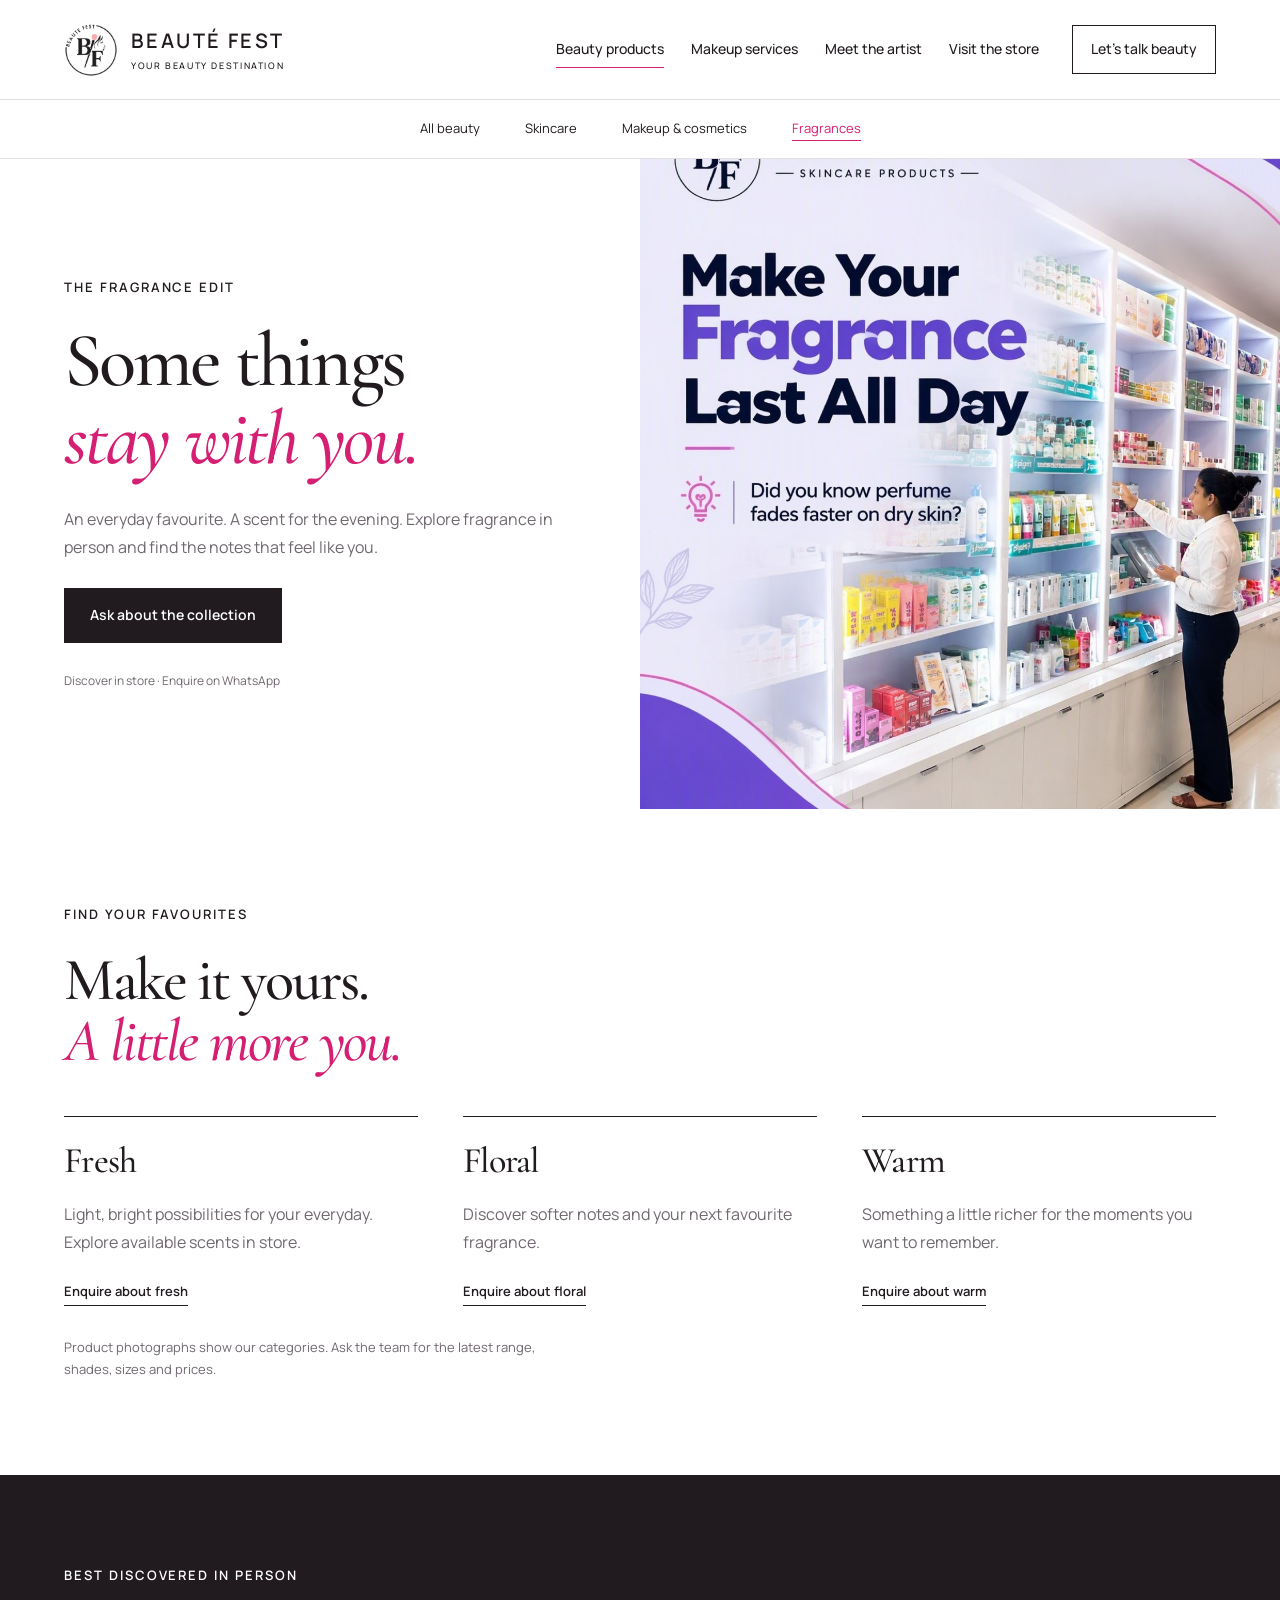
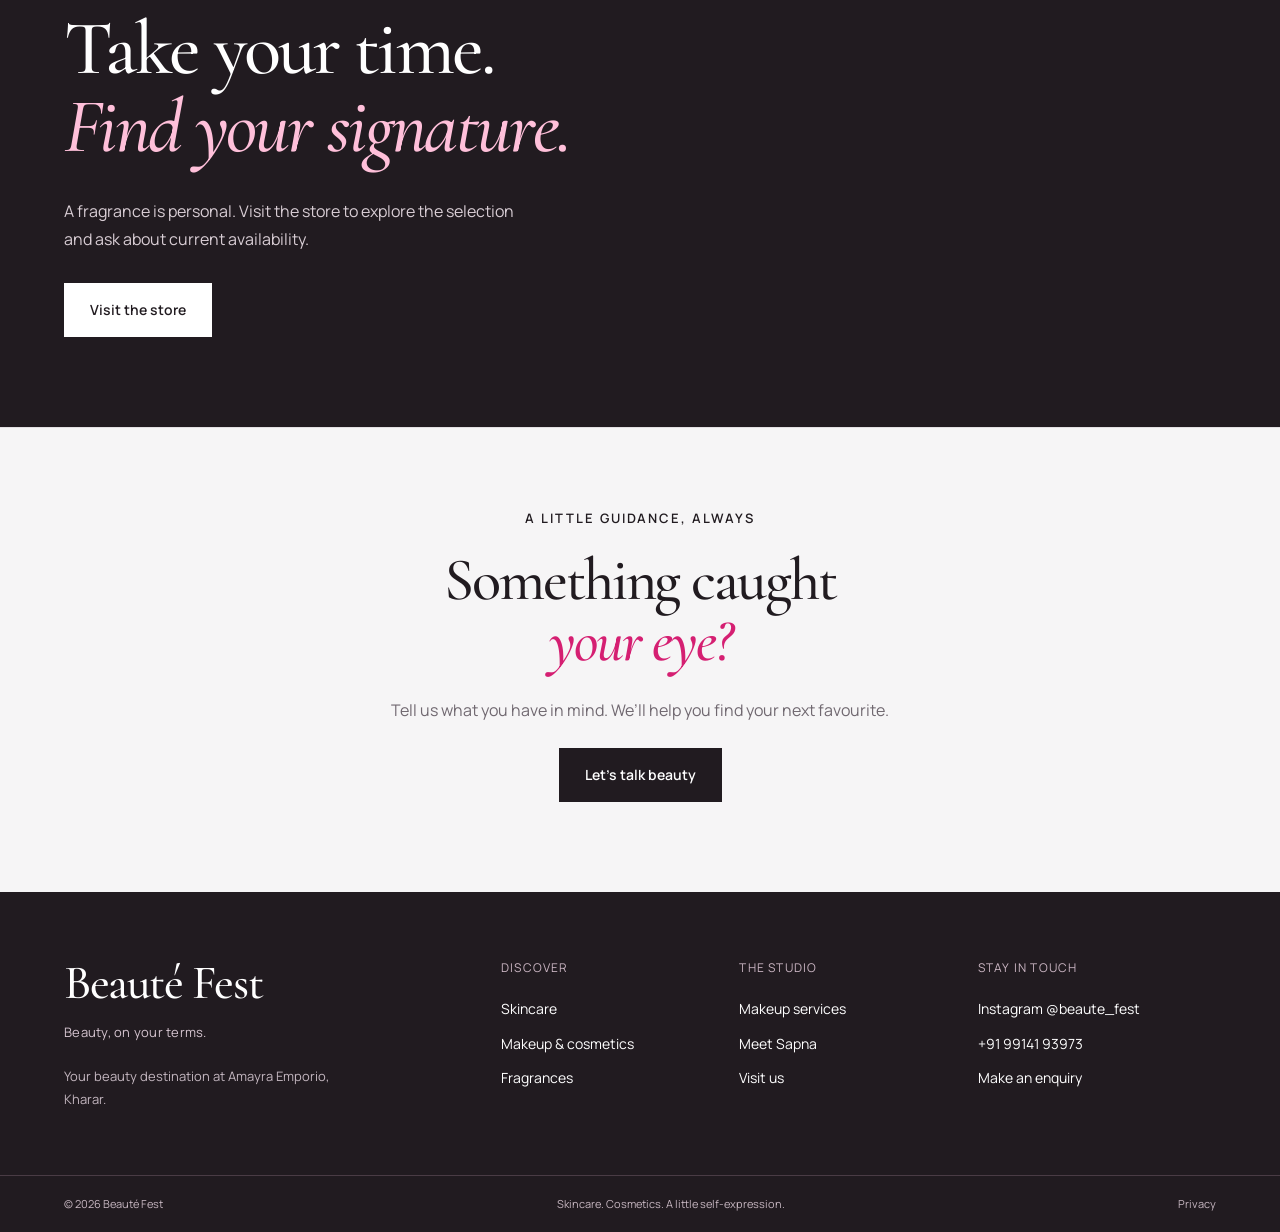
<file: site/fragrances.html>
<!doctype html><html lang="en-IN"><head><meta charset="utf-8"><meta name="viewport" content="width=device-width,initial-scale=1"><title>The fragrance edit | Beauté Fest</title><meta name="description" content="An everyday favourite. A scent for the evening. Explore fragrance in person and find the notes that feel like you."><meta name="theme-color" content="#ffffff"><link rel="icon" href="assets/logo.png"><link rel="preload" href="assets/display.ttf" as="font" type="font/ttf" crossorigin><link rel="preload" href="assets/sans-regular.ttf" as="font" type="font/ttf" crossorigin><link rel="stylesheet" href="editorial.css?v=20261123r2"><script src="editorial.js?v=20261123r2" defer></script></head><body><a class="skip" href="#main">Skip to content</a><header class="header"><a class="brand" href="index.html" aria-label="Beauté Fest home"><img src="assets/logo.png" alt="" width="54" height="54"><span>BEAUTÉ FEST<small>YOUR BEAUTY DESTINATION</small></span></a><button class="menu-toggle" type="button" aria-expanded="false" aria-controls="navigation">Menu <span aria-hidden="true">☰</span></button><nav id="navigation" aria-label="Main navigation"><a href="products.html" aria-current=page>Beauty products</a><a href="makeup.html" >Makeup services</a><a href="artist.html" >Meet the artist</a><a href="visit.html" >Visit the store</a><a class="nav-contact" href="contact.html">Let’s talk beauty</a></nav></header><main id="main"><nav class="collection-nav" aria-label="Beauty collections"><a href="products.html" >All beauty</a><a href="skincare.html" >Skincare</a><a href="cosmetics.html" >Makeup & cosmetics</a><a href="fragrances.html" aria-current=page>Fragrances</a></nav><section class="category-hero"><div><p class="eyebrow">The fragrance edit</p><h1>Some things<br><em>stay with you.</em></h1><p>An everyday favourite. A scent for the evening. Explore fragrance in person and find the notes that feel like you.</p><a class="button" href="https://wa.me/919914193973?text=Hello%20BeauteFest%21%20I%20would%20like%20to%20enquire%20about%20the%20fragrance%20edit.%20Please%20share%20availability%20and%20prices.%20Thank%20you%21" target="_blank" rel="noopener noreferrer">Ask about the collection</a><span class="caption-line">Discover in store · Enquire on WhatsApp</span></div><div class="category-photo"><img class="" src="assets/fragrance-products.jpg" alt="The fragrance edit at Beauté Fest" loading="eager" decoding="async"></div></section><section class="section"><div class="section-title"><div><p class="eyebrow">Find your favourites</p><h2>Make it yours.<br><em>A little more you.</em></h2></div></div><div class="detail-grid"><article><h3>Fresh</h3><p>Light, bright possibilities for your everyday. Explore available scents in store.</p><a class="text-link" href="https://wa.me/919914193973?text=Hello%20BeauteFest%21%20I%20would%20like%20to%20enquire%20about%20Fresh.%20Please%20share%20availability%20and%20prices.%20Thank%20you%21" target="_blank" rel="noopener noreferrer">Enquire about fresh</a></article><article><h3>Floral</h3><p>Discover softer notes and your next favourite fragrance.</p><a class="text-link" href="https://wa.me/919914193973?text=Hello%20BeauteFest%21%20I%20would%20like%20to%20enquire%20about%20Floral.%20Please%20share%20availability%20and%20prices.%20Thank%20you%21" target="_blank" rel="noopener noreferrer">Enquire about floral</a></article><article><h3>Warm</h3><p>Something a little richer for the moments you want to remember.</p><a class="text-link" href="https://wa.me/919914193973?text=Hello%20BeauteFest%21%20I%20would%20like%20to%20enquire%20about%20Warm.%20Please%20share%20availability%20and%20prices.%20Thank%20you%21" target="_blank" rel="noopener noreferrer">Enquire about warm</a></article></div><p class="collection-note">Product photographs show our categories. Ask the team for the latest range, shades, sizes and prices.</p></section><section class="fragrance-note"><p class="eyebrow">Best discovered in person</p><h2>Take your time.<br><em>Find your signature.</em></h2><p>A fragrance is personal. Visit the store to explore the selection and ask about current availability.</p><a class="button light" href="visit.html">Visit the store</a></section><section class="closing"><p class="eyebrow">A little guidance, always</p><h2>Something caught<br><em>your eye?</em></h2><p>Tell us what you have in mind. We’ll help you find your next favourite.</p><a class="button" href="contact.html">Let’s talk beauty</a></section></main><footer><div class="footer-main"><div><a class="footer-wordmark" href="index.html">Beauté Fest<span>Beauty, on your terms.</span></a><p>Your beauty destination at Amayra Emporio, Kharar.</p></div><div><p class="footer-label">Discover</p><a href="skincare.html">Skincare</a><a href="cosmetics.html">Makeup & cosmetics</a><a href="fragrances.html">Fragrances</a></div><div><p class="footer-label">The studio</p><a href="makeup.html">Makeup services</a><a href="artist.html">Meet Sapna</a><a href="visit.html">Visit us</a></div><div><p class="footer-label">Stay in touch</p><a href="https://www.instagram.com/beaute_fest/" target="_blank" rel="noopener noreferrer">Instagram @beaute_fest</a><a href="tel:+919914193973">+91 99141 93973</a><a href="contact.html">Make an enquiry</a></div></div><div class="footer-bottom"><span>© 2026 Beauté Fest</span><span>Skincare. Cosmetics. A little self-expression.</span><a href="privacy.html">Privacy</a></div></footer></body></html>
</file>
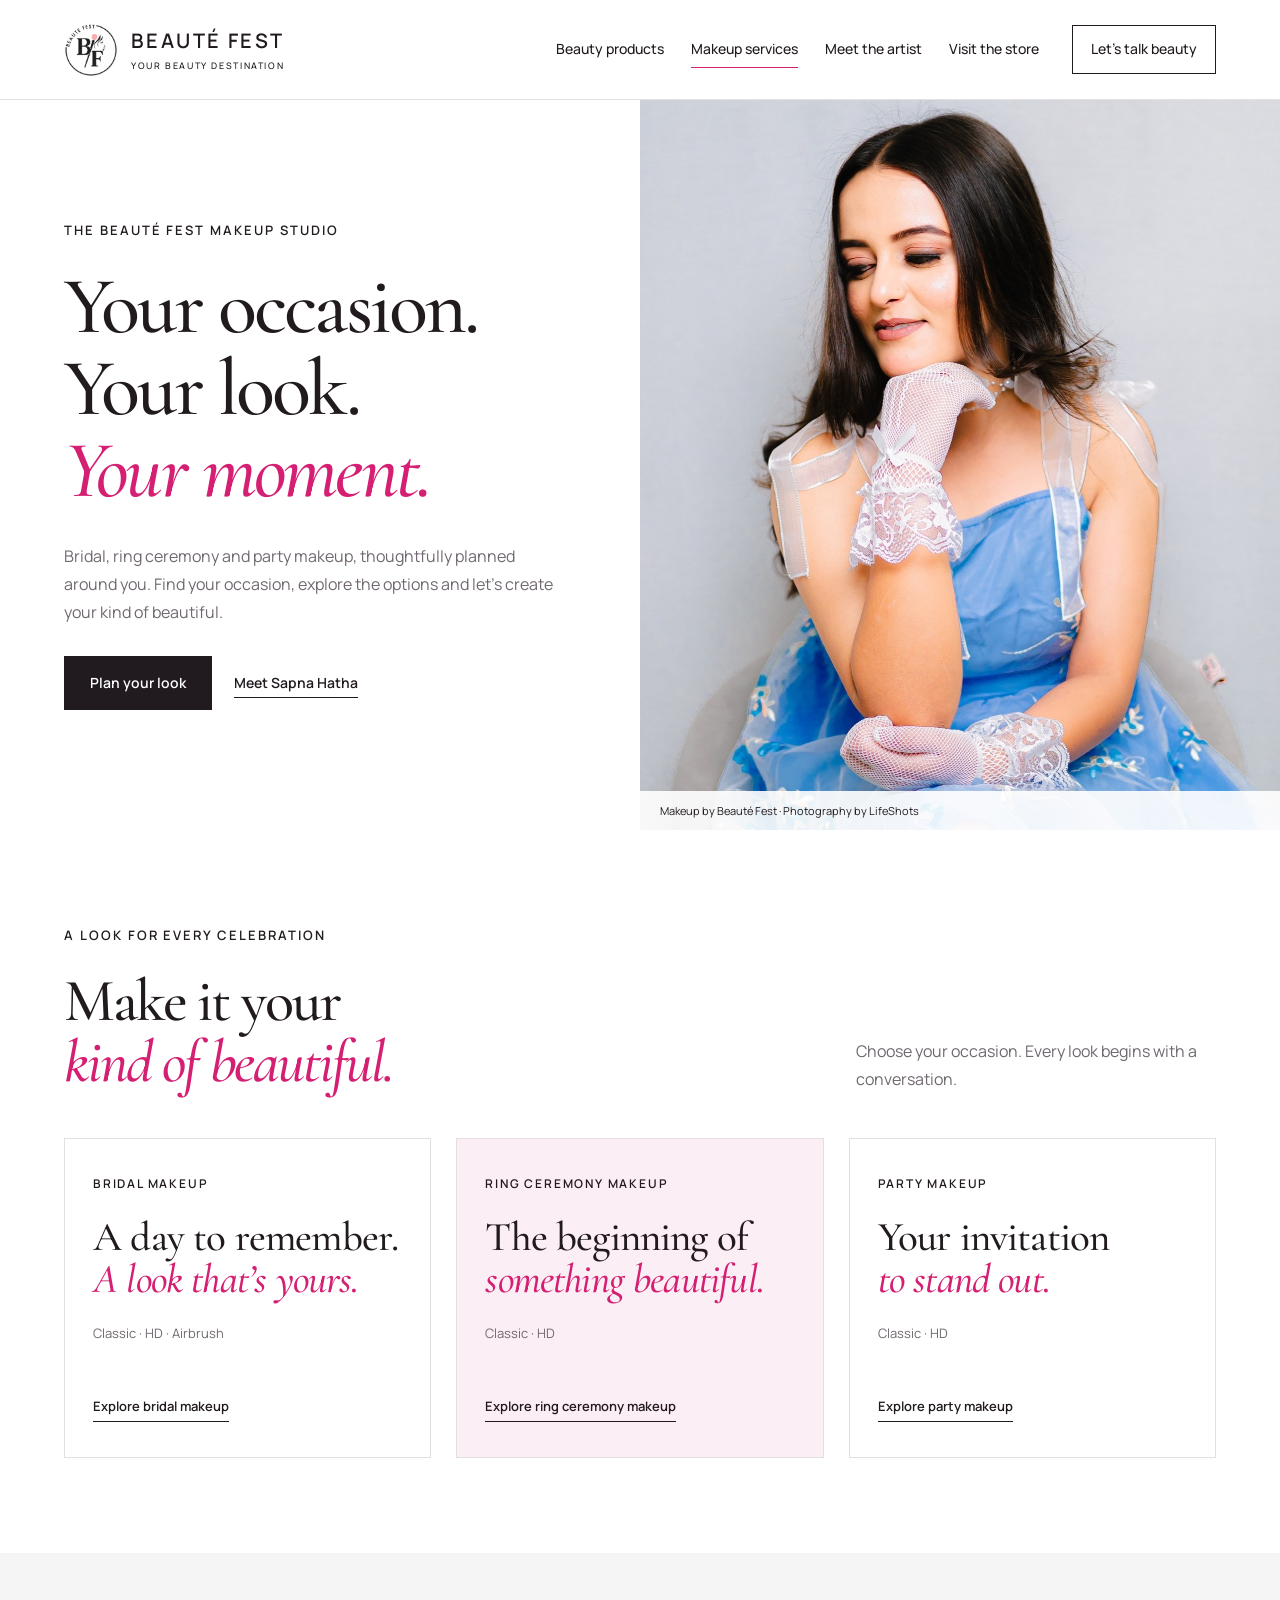
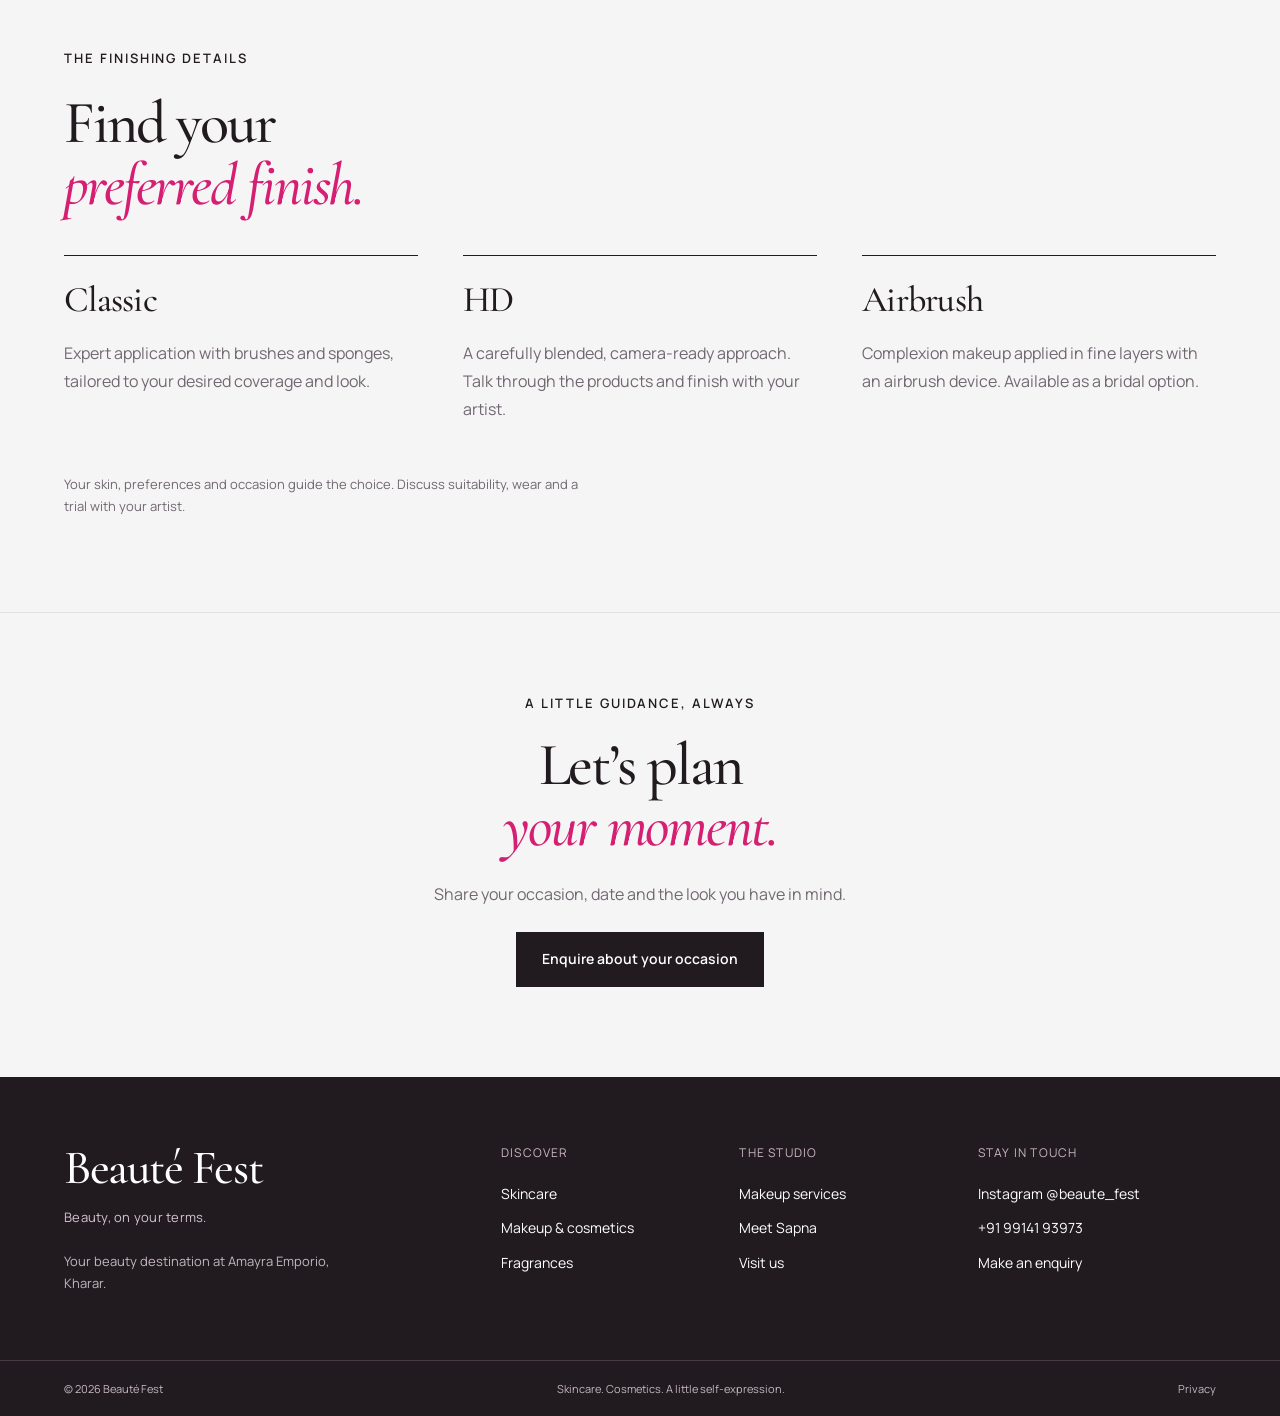
<file: site/makeup.html>
<!doctype html><html lang="en-IN"><head><meta charset="utf-8"><meta name="viewport" content="width=device-width,initial-scale=1"><title>The makeup studio | Beauté Fest</title><meta name="description" content="Bridal, ring ceremony and party makeup at Beauté Fest, Kharar."><meta name="theme-color" content="#ffffff"><link rel="icon" href="assets/logo.png"><link rel="preload" href="assets/display.ttf" as="font" type="font/ttf" crossorigin><link rel="preload" href="assets/sans-regular.ttf" as="font" type="font/ttf" crossorigin><link rel="stylesheet" href="editorial.css?v=20261123r2"><script src="editorial.js?v=20261123r2" defer></script></head><body><a class="skip" href="#main">Skip to content</a><header class="header"><a class="brand" href="index.html" aria-label="Beauté Fest home"><img src="assets/logo.png" alt="" width="54" height="54"><span>BEAUTÉ FEST<small>YOUR BEAUTY DESTINATION</small></span></a><button class="menu-toggle" type="button" aria-expanded="false" aria-controls="navigation">Menu <span aria-hidden="true">☰</span></button><nav id="navigation" aria-label="Main navigation"><a href="products.html" >Beauty products</a><a href="makeup.html" aria-current=page>Makeup services</a><a href="artist.html" >Meet the artist</a><a href="visit.html" >Visit the store</a><a class="nav-contact" href="contact.html">Let’s talk beauty</a></nav></header><main id="main"><section class="service-hero"><div class="service-hero-copy"><p class="eyebrow">The Beauté Fest makeup studio</p><h1>Your occasion.<br>Your look.<br><em>Your moment.</em></h1><p>Bridal, ring ceremony and party makeup, thoughtfully planned around you. Find your occasion, explore the options and let’s create your kind of beautiful.</p><a class="button" href="contact.html?service=Makeup%20consultation">Plan your look</a><a class="text-link" href="artist.html">Meet Sapna Hatha</a></div><figure><img class="" src="assets/beauty-portrait.jpg" alt="Occasion makeup by Beauté Fest, photographed by LifeShots" loading="eager" decoding="async"><figcaption>Makeup by Beauté Fest · Photography by LifeShots</figcaption></figure></section><section class="section"><div class="section-title"><div><p class="eyebrow">A look for every celebration</p><h2>Make it your<br><em>kind of beautiful.</em></h2></div><p>Choose your occasion. Every look begins with a conversation.</p></div><div class="occasion-grid"><a href="bridal.html" class="occasion-card"><p class="eyebrow">Bridal makeup</p><h3>A day to remember.<br><em>A look that’s yours.</em></h3><p>Classic · HD · Airbrush</p><span class="text-link">Explore bridal makeup</span></a><a href="ring-ceremony.html" class="occasion-card"><p class="eyebrow">Ring ceremony makeup</p><h3>The beginning of<br><em>something beautiful.</em></h3><p>Classic · HD</p><span class="text-link">Explore ring ceremony makeup</span></a><a href="party.html" class="occasion-card"><p class="eyebrow">Party makeup</p><h3>Your invitation<br><em>to stand out.</em></h3><p>Classic · HD</p><span class="text-link">Explore party makeup</span></a></div></section><section class="finish-section section"><p class="eyebrow">The finishing details</p><h2>Find your<br><em>preferred finish.</em></h2><div class="detail-grid"><article><h3>Classic</h3><p>Expert application with brushes and sponges, tailored to your desired coverage and look.</p></article><article><h3>HD</h3><p>A carefully blended, camera-ready approach. Talk through the products and finish with your artist.</p></article><article><h3>Airbrush</h3><p>Complexion makeup applied in fine layers with an airbrush device. Available as a bridal option.</p></article></div><p class="collection-note">Your skin, preferences and occasion guide the choice. Discuss suitability, wear and a trial with your artist.</p></section><section class="closing"><p class="eyebrow">A little guidance, always</p><h2>Let’s plan<br><em>your moment.</em></h2><p>Share your occasion, date and the look you have in mind.</p><a class="button" href="contact.html?service=Makeup%20consultation">Enquire about your occasion</a></section></main><footer><div class="footer-main"><div><a class="footer-wordmark" href="index.html">Beauté Fest<span>Beauty, on your terms.</span></a><p>Your beauty destination at Amayra Emporio, Kharar.</p></div><div><p class="footer-label">Discover</p><a href="skincare.html">Skincare</a><a href="cosmetics.html">Makeup & cosmetics</a><a href="fragrances.html">Fragrances</a></div><div><p class="footer-label">The studio</p><a href="makeup.html">Makeup services</a><a href="artist.html">Meet Sapna</a><a href="visit.html">Visit us</a></div><div><p class="footer-label">Stay in touch</p><a href="https://www.instagram.com/beaute_fest/" target="_blank" rel="noopener noreferrer">Instagram @beaute_fest</a><a href="tel:+919914193973">+91 99141 93973</a><a href="contact.html">Make an enquiry</a></div></div><div class="footer-bottom"><span>© 2026 Beauté Fest</span><span>Skincare. Cosmetics. A little self-expression.</span><a href="privacy.html">Privacy</a></div></footer></body></html>
</file>
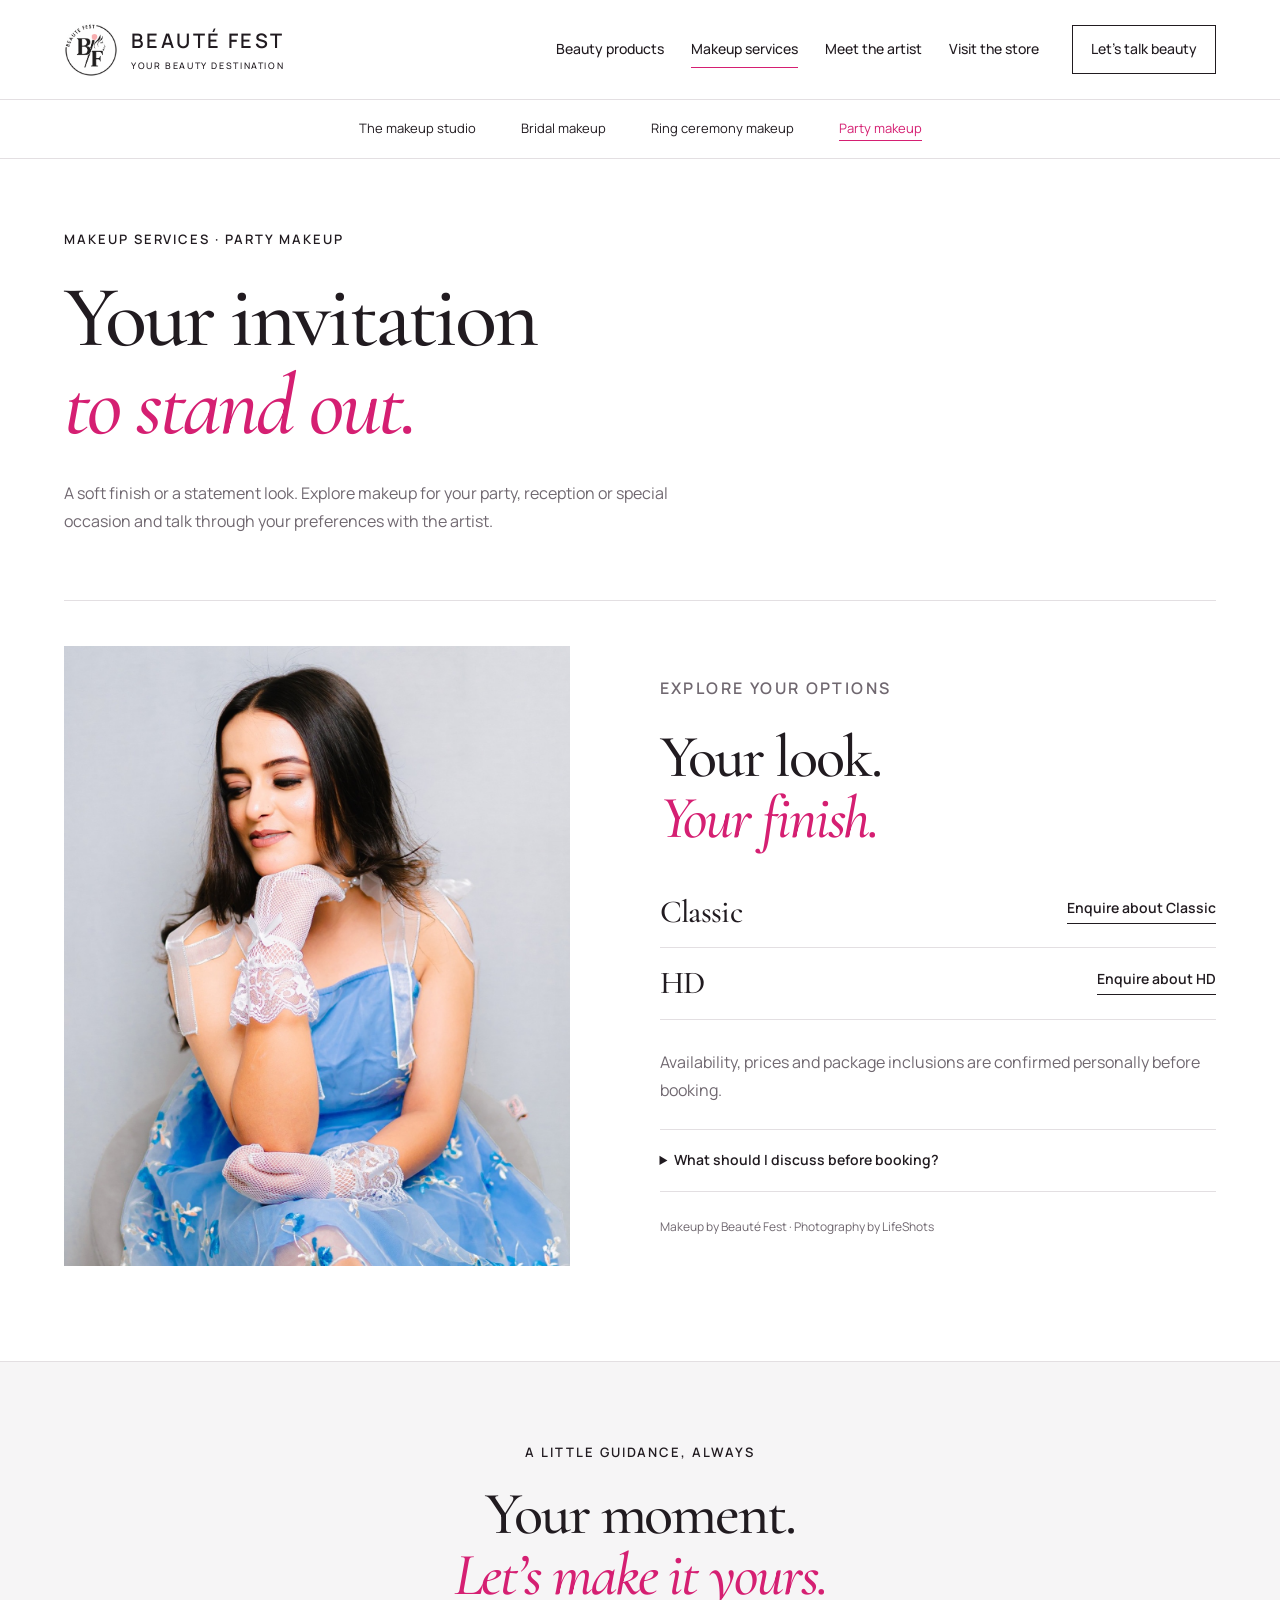
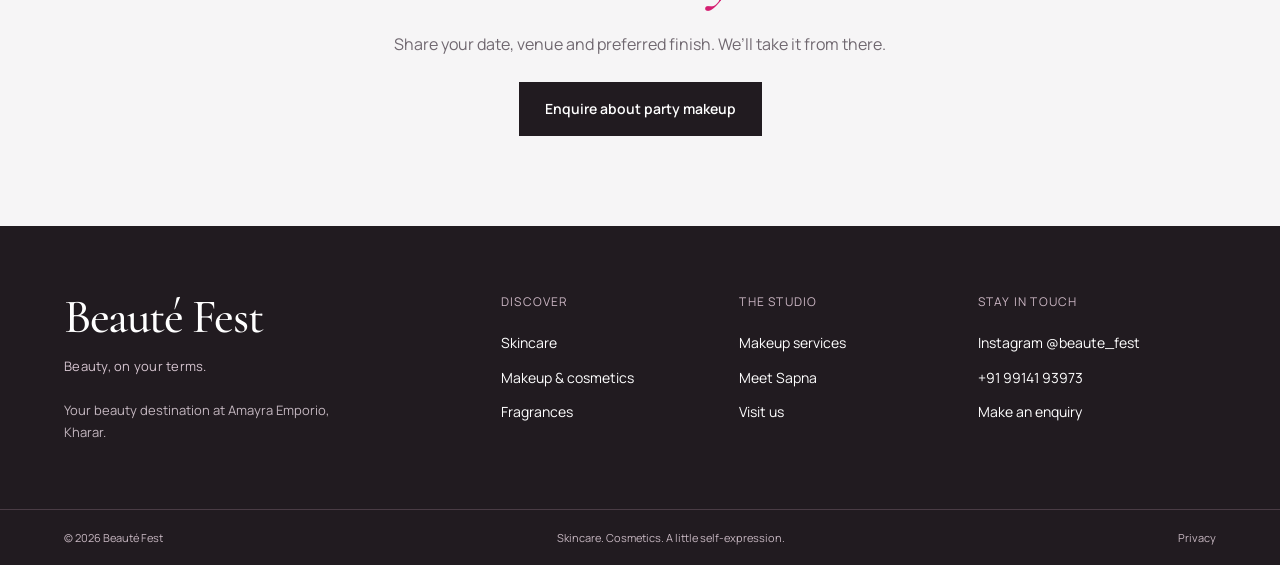
<file: site/party.html>
<!doctype html><html lang="en-IN"><head><meta charset="utf-8"><meta name="viewport" content="width=device-width,initial-scale=1"><title>Party makeup | Beauté Fest</title><meta name="description" content="A soft finish or a statement look. Explore makeup for your party, reception or special occasion and talk through your preferences with the artist."><meta name="theme-color" content="#ffffff"><link rel="icon" href="assets/logo.png"><link rel="preload" href="assets/display.ttf" as="font" type="font/ttf" crossorigin><link rel="preload" href="assets/sans-regular.ttf" as="font" type="font/ttf" crossorigin><link rel="stylesheet" href="editorial.css?v=20261123r2"><script src="editorial.js?v=20261123r2" defer></script></head><body><a class="skip" href="#main">Skip to content</a><header class="header"><a class="brand" href="index.html" aria-label="Beauté Fest home"><img src="assets/logo.png" alt="" width="54" height="54"><span>BEAUTÉ FEST<small>YOUR BEAUTY DESTINATION</small></span></a><button class="menu-toggle" type="button" aria-expanded="false" aria-controls="navigation">Menu <span aria-hidden="true">☰</span></button><nav id="navigation" aria-label="Main navigation"><a href="products.html" >Beauty products</a><a href="makeup.html" aria-current=page>Makeup services</a><a href="artist.html" >Meet the artist</a><a href="visit.html" >Visit the store</a><a class="nav-contact" href="contact.html">Let’s talk beauty</a></nav></header><main id="main"><nav class="collection-nav" aria-label="Makeup occasions"><a href="makeup.html">The makeup studio</a><a href="bridal.html" >Bridal makeup</a><a href="ring-ceremony.html" >Ring ceremony makeup</a><a href="party.html" aria-current=page>Party makeup</a></nav><section class="page-intro "><p class="eyebrow">Makeup services · Party makeup</p><h1>Your invitation<br><em>to stand out.</em></h1><div class="intro-bottom"><p>A soft finish or a statement look. Explore makeup for your party, reception or special occasion and talk through your preferences with the artist.</p></div></section><section class="section no-top"><div class="service-detail-layout"><div class="service-detail-photo"><img class="" src="assets/beauty-portrait.jpg" alt="Makeup by Beauté Fest, photographed by LifeShots" loading="lazy" decoding="async"></div><div><p class="eyebrow">Explore your options</p><h2>Your look.<br><em>Your finish.</em></h2><div class="package-list"><div><h3>Classic</h3><a class="text-link" href="contact.html?service=Party%20makeup%20%E2%80%94%20Classic">Enquire about Classic</a></div><div><h3>HD</h3><a class="text-link" href="contact.html?service=Party%20makeup%20%E2%80%94%20HD">Enquire about HD</a></div></div><p>Availability, prices and package inclusions are confirmed personally before booking.</p><details><summary>What should I discuss before booking?</summary><p>Ask about hairstyling, draping, lashes, a trial, travel and touch-ups, along with your skin needs and timings. Confirm which services are included in your chosen package.</p></details><p class="photo-credit">Makeup by Beauté Fest · Photography by LifeShots</p></div></div></section><section class="closing"><p class="eyebrow">A little guidance, always</p><h2>Your moment.<br><em>Let’s make it yours.</em></h2><p>Share your date, venue and preferred finish. We’ll take it from there.</p><a class="button" href="contact.html?service=Party%20makeup">Enquire about party makeup</a></section></main><footer><div class="footer-main"><div><a class="footer-wordmark" href="index.html">Beauté Fest<span>Beauty, on your terms.</span></a><p>Your beauty destination at Amayra Emporio, Kharar.</p></div><div><p class="footer-label">Discover</p><a href="skincare.html">Skincare</a><a href="cosmetics.html">Makeup & cosmetics</a><a href="fragrances.html">Fragrances</a></div><div><p class="footer-label">The studio</p><a href="makeup.html">Makeup services</a><a href="artist.html">Meet Sapna</a><a href="visit.html">Visit us</a></div><div><p class="footer-label">Stay in touch</p><a href="https://www.instagram.com/beaute_fest/" target="_blank" rel="noopener noreferrer">Instagram @beaute_fest</a><a href="tel:+919914193973">+91 99141 93973</a><a href="contact.html">Make an enquiry</a></div></div><div class="footer-bottom"><span>© 2026 Beauté Fest</span><span>Skincare. Cosmetics. A little self-expression.</span><a href="privacy.html">Privacy</a></div></footer></body></html>
</file>
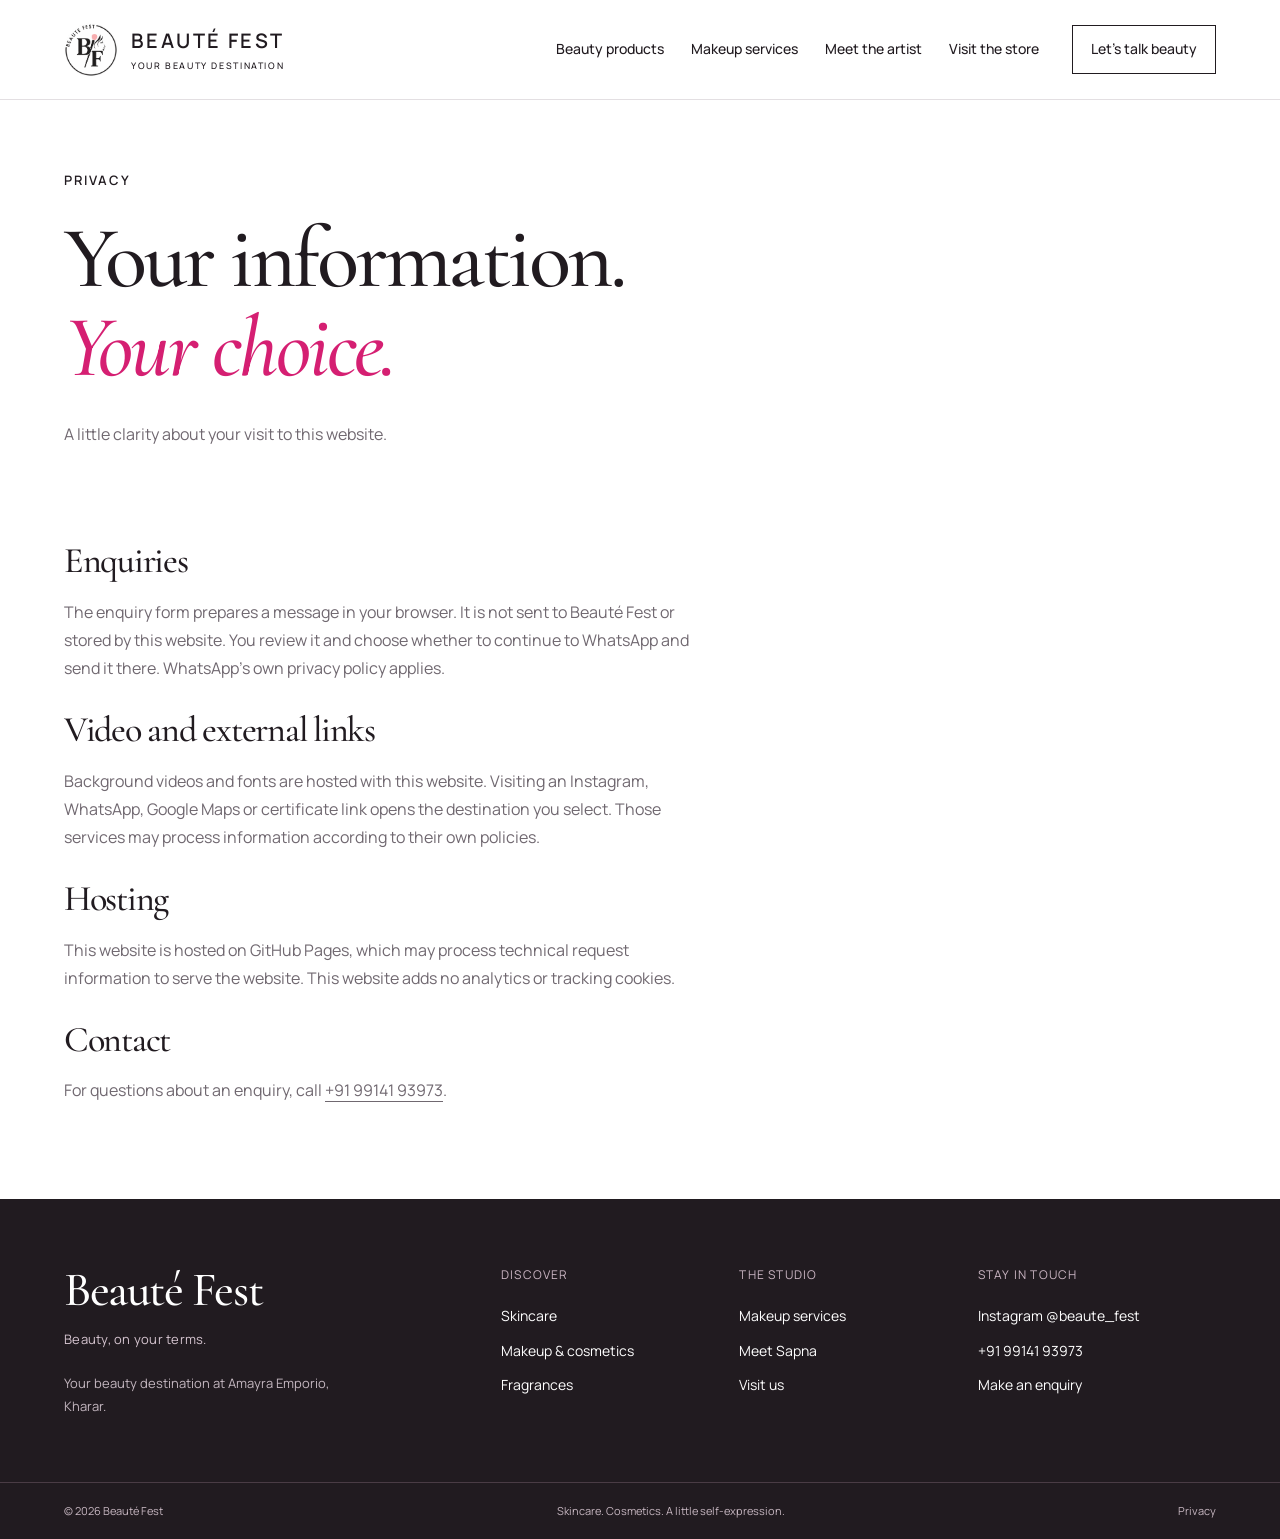
<file: site/privacy.html>
<!doctype html><html lang="en-IN"><head><meta charset="utf-8"><meta name="viewport" content="width=device-width,initial-scale=1"><title>Privacy | Beauté Fest</title><meta name="description" content="Privacy information for the Beauté Fest website."><meta name="theme-color" content="#ffffff"><link rel="icon" href="assets/logo.png"><link rel="preload" href="assets/display.ttf" as="font" type="font/ttf" crossorigin><link rel="preload" href="assets/sans-regular.ttf" as="font" type="font/ttf" crossorigin><link rel="stylesheet" href="editorial.css?v=20261123r2"><script src="editorial.js?v=20261123r2" defer></script></head><body><a class="skip" href="#main">Skip to content</a><header class="header"><a class="brand" href="index.html" aria-label="Beauté Fest home"><img src="assets/logo.png" alt="" width="54" height="54"><span>BEAUTÉ FEST<small>YOUR BEAUTY DESTINATION</small></span></a><button class="menu-toggle" type="button" aria-expanded="false" aria-controls="navigation">Menu <span aria-hidden="true">☰</span></button><nav id="navigation" aria-label="Main navigation"><a href="products.html" >Beauty products</a><a href="makeup.html" >Makeup services</a><a href="artist.html" >Meet the artist</a><a href="visit.html" >Visit the store</a><a class="nav-contact" href="contact.html">Let’s talk beauty</a></nav></header><main id="main"><section class="page-intro "><p class="eyebrow">Privacy</p><h1>Your information.<br><em>Your choice.</em></h1><div class="intro-bottom"><p>A little clarity about your visit to this website.</p></div></section><section class="section no-top prose"><h2>Enquiries</h2><p>The enquiry form prepares a message in your browser. It is not sent to Beauté Fest or stored by this website. You review it and choose whether to continue to WhatsApp and send it there. WhatsApp’s own privacy policy applies.</p><h2>Video and external links</h2><p>Background videos and fonts are hosted with this website. Visiting an Instagram, WhatsApp, Google Maps or certificate link opens the destination you select. Those services may process information according to their own policies.</p><h2>Hosting</h2><p>This website is hosted on GitHub Pages, which may process technical request information to serve the website. This website adds no analytics or tracking cookies.</p><h2>Contact</h2><p>For questions about an enquiry, call <a href="tel:+919914193973">+91 99141 93973</a>.</p></section></main><footer><div class="footer-main"><div><a class="footer-wordmark" href="index.html">Beauté Fest<span>Beauty, on your terms.</span></a><p>Your beauty destination at Amayra Emporio, Kharar.</p></div><div><p class="footer-label">Discover</p><a href="skincare.html">Skincare</a><a href="cosmetics.html">Makeup & cosmetics</a><a href="fragrances.html">Fragrances</a></div><div><p class="footer-label">The studio</p><a href="makeup.html">Makeup services</a><a href="artist.html">Meet Sapna</a><a href="visit.html">Visit us</a></div><div><p class="footer-label">Stay in touch</p><a href="https://www.instagram.com/beaute_fest/" target="_blank" rel="noopener noreferrer">Instagram @beaute_fest</a><a href="tel:+919914193973">+91 99141 93973</a><a href="contact.html">Make an enquiry</a></div></div><div class="footer-bottom"><span>© 2026 Beauté Fest</span><span>Skincare. Cosmetics. A little self-expression.</span><a href="privacy.html">Privacy</a></div></footer></body></html>
</file>
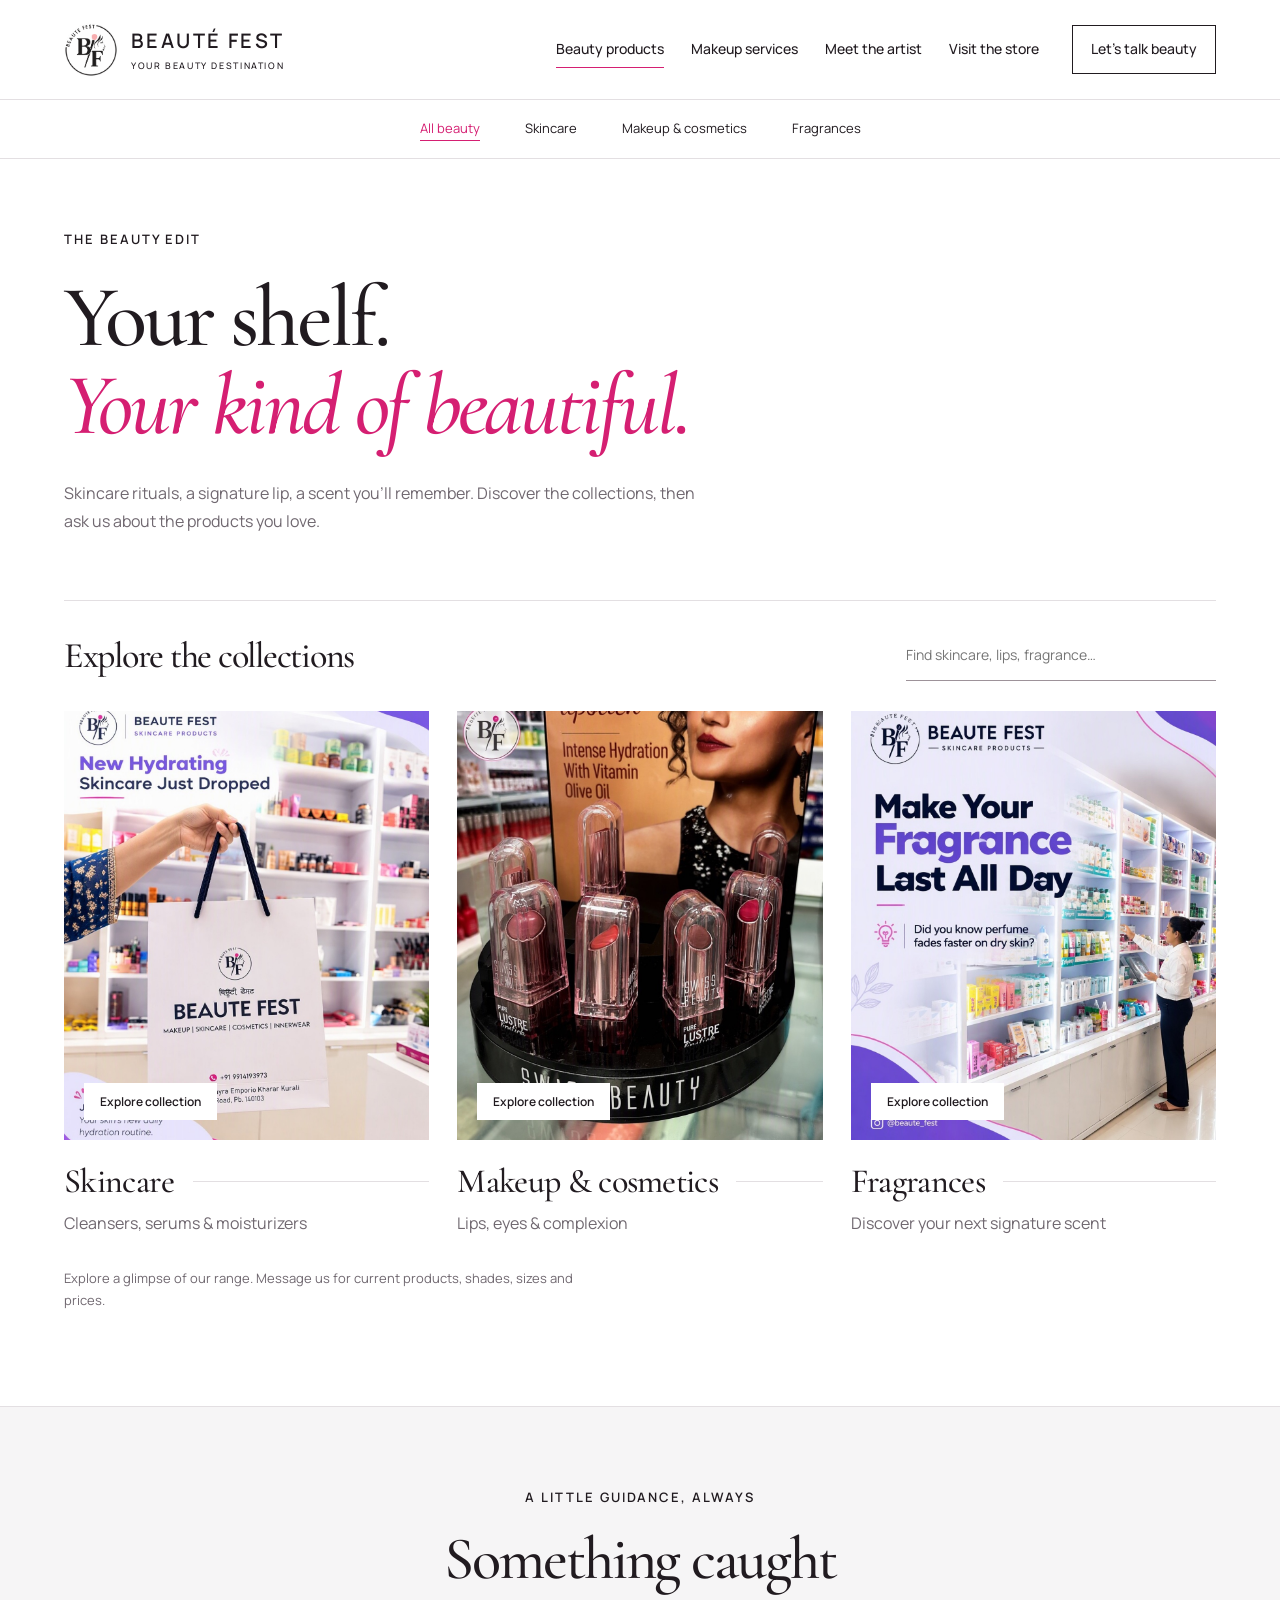
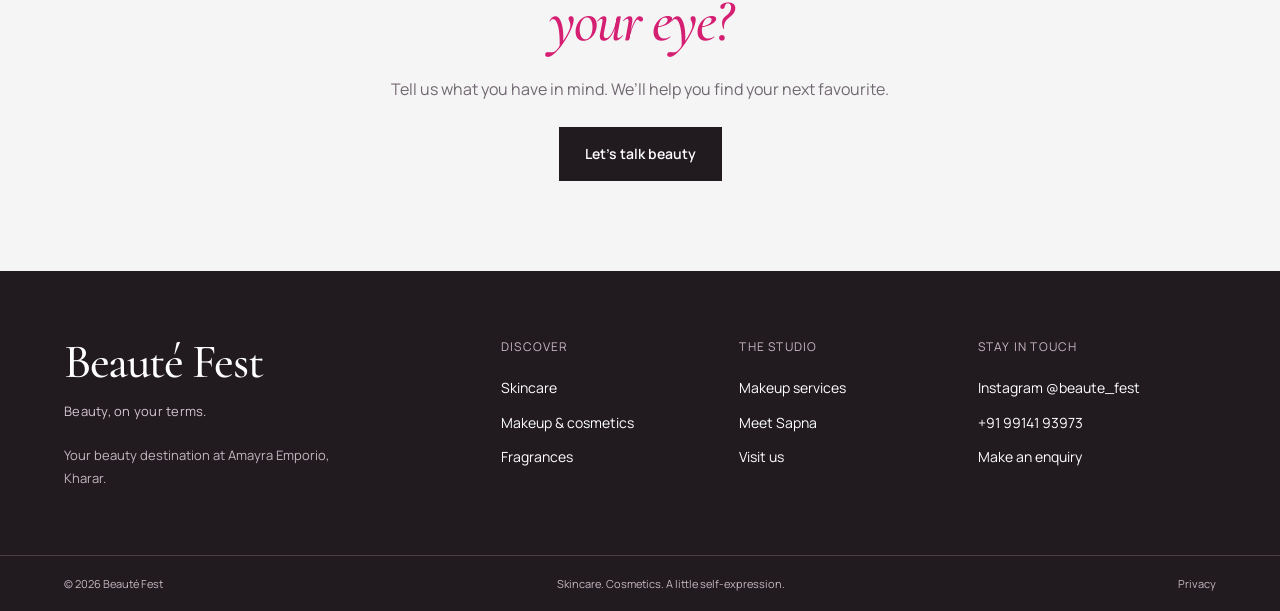
<file: site/products.html>
<!doctype html><html lang="en-IN"><head><meta charset="utf-8"><meta name="viewport" content="width=device-width,initial-scale=1"><title>Beauty products | Beauté Fest</title><meta name="description" content="Explore the Beauté Fest skincare, makeup, cosmetics and fragrance collections."><meta name="theme-color" content="#ffffff"><link rel="icon" href="assets/logo.png"><link rel="preload" href="assets/display.ttf" as="font" type="font/ttf" crossorigin><link rel="preload" href="assets/sans-regular.ttf" as="font" type="font/ttf" crossorigin><link rel="stylesheet" href="editorial.css?v=20261123r2"><script src="editorial.js?v=20261123r2" defer></script></head><body><a class="skip" href="#main">Skip to content</a><header class="header"><a class="brand" href="index.html" aria-label="Beauté Fest home"><img src="assets/logo.png" alt="" width="54" height="54"><span>BEAUTÉ FEST<small>YOUR BEAUTY DESTINATION</small></span></a><button class="menu-toggle" type="button" aria-expanded="false" aria-controls="navigation">Menu <span aria-hidden="true">☰</span></button><nav id="navigation" aria-label="Main navigation"><a href="products.html" aria-current=page>Beauty products</a><a href="makeup.html" >Makeup services</a><a href="artist.html" >Meet the artist</a><a href="visit.html" >Visit the store</a><a class="nav-contact" href="contact.html">Let’s talk beauty</a></nav></header><main id="main"><nav class="collection-nav" aria-label="Beauty collections"><a href="products.html" aria-current=page>All beauty</a><a href="skincare.html" >Skincare</a><a href="cosmetics.html" >Makeup & cosmetics</a><a href="fragrances.html" >Fragrances</a></nav><section class="page-intro "><p class="eyebrow">The beauty edit</p><h1>Your shelf.<br><em>Your kind of beautiful.</em></h1><div class="intro-bottom"><p>Skincare rituals, a signature lip, a scent you’ll remember. Discover the collections, then ask us about the products you love.</p></div></section><section class="section collection-section no-top"><div class="collection-tools"><h2 class="small-display">Explore the collections</h2><label class="search"><span class="sr-only">Find a beauty collection</span><input type="search" id="collection-search" placeholder="Find skincare, lips, fragrance…"></label></div><div class="collection-grid"><a class="collection-card" href="skincare.html" data-search="skincare cleansers, serums & moisturizers"><div class="collection-image"><img class="" src="assets/skincare-products.jpg" alt="Skincare at Beauté Fest" loading="lazy" decoding="async"><span>Explore collection</span></div><div class="card-heading"><h3>Skincare</h3><span class="card-line"></span></div><p>Cleansers, serums & moisturizers</p></a><a class="collection-card" href="cosmetics.html" data-search="makeup & cosmetics lips, eyes & complexion"><div class="collection-image"><img class="" src="assets/makeup-products.jpg" alt="Makeup &amp; cosmetics at Beauté Fest" loading="lazy" decoding="async"><span>Explore collection</span></div><div class="card-heading"><h3>Makeup & cosmetics</h3><span class="card-line"></span></div><p>Lips, eyes & complexion</p></a><a class="collection-card" href="fragrances.html" data-search="fragrances discover your next signature scent"><div class="collection-image"><img class="" src="assets/fragrance-products.jpg" alt="Fragrances at Beauté Fest" loading="lazy" decoding="async"><span>Explore collection</span></div><div class="card-heading"><h3>Fragrances</h3><span class="card-line"></span></div><p>Discover your next signature scent</p></a></div><p id="collection-empty" hidden>No collection found. Try “skincare”, “lips” or “fragrance”, or <a href="contact.html">ask our team</a>.</p><p class="collection-note">Explore a glimpse of our range. Message us for current products, shades, sizes and prices.</p></section><section class="closing"><p class="eyebrow">A little guidance, always</p><h2>Something caught<br><em>your eye?</em></h2><p>Tell us what you have in mind. We’ll help you find your next favourite.</p><a class="button" href="contact.html">Let’s talk beauty</a></section></main><footer><div class="footer-main"><div><a class="footer-wordmark" href="index.html">Beauté Fest<span>Beauty, on your terms.</span></a><p>Your beauty destination at Amayra Emporio, Kharar.</p></div><div><p class="footer-label">Discover</p><a href="skincare.html">Skincare</a><a href="cosmetics.html">Makeup & cosmetics</a><a href="fragrances.html">Fragrances</a></div><div><p class="footer-label">The studio</p><a href="makeup.html">Makeup services</a><a href="artist.html">Meet Sapna</a><a href="visit.html">Visit us</a></div><div><p class="footer-label">Stay in touch</p><a href="https://www.instagram.com/beaute_fest/" target="_blank" rel="noopener noreferrer">Instagram @beaute_fest</a><a href="tel:+919914193973">+91 99141 93973</a><a href="contact.html">Make an enquiry</a></div></div><div class="footer-bottom"><span>© 2026 Beauté Fest</span><span>Skincare. Cosmetics. A little self-expression.</span><a href="privacy.html">Privacy</a></div></footer></body></html>
</file>
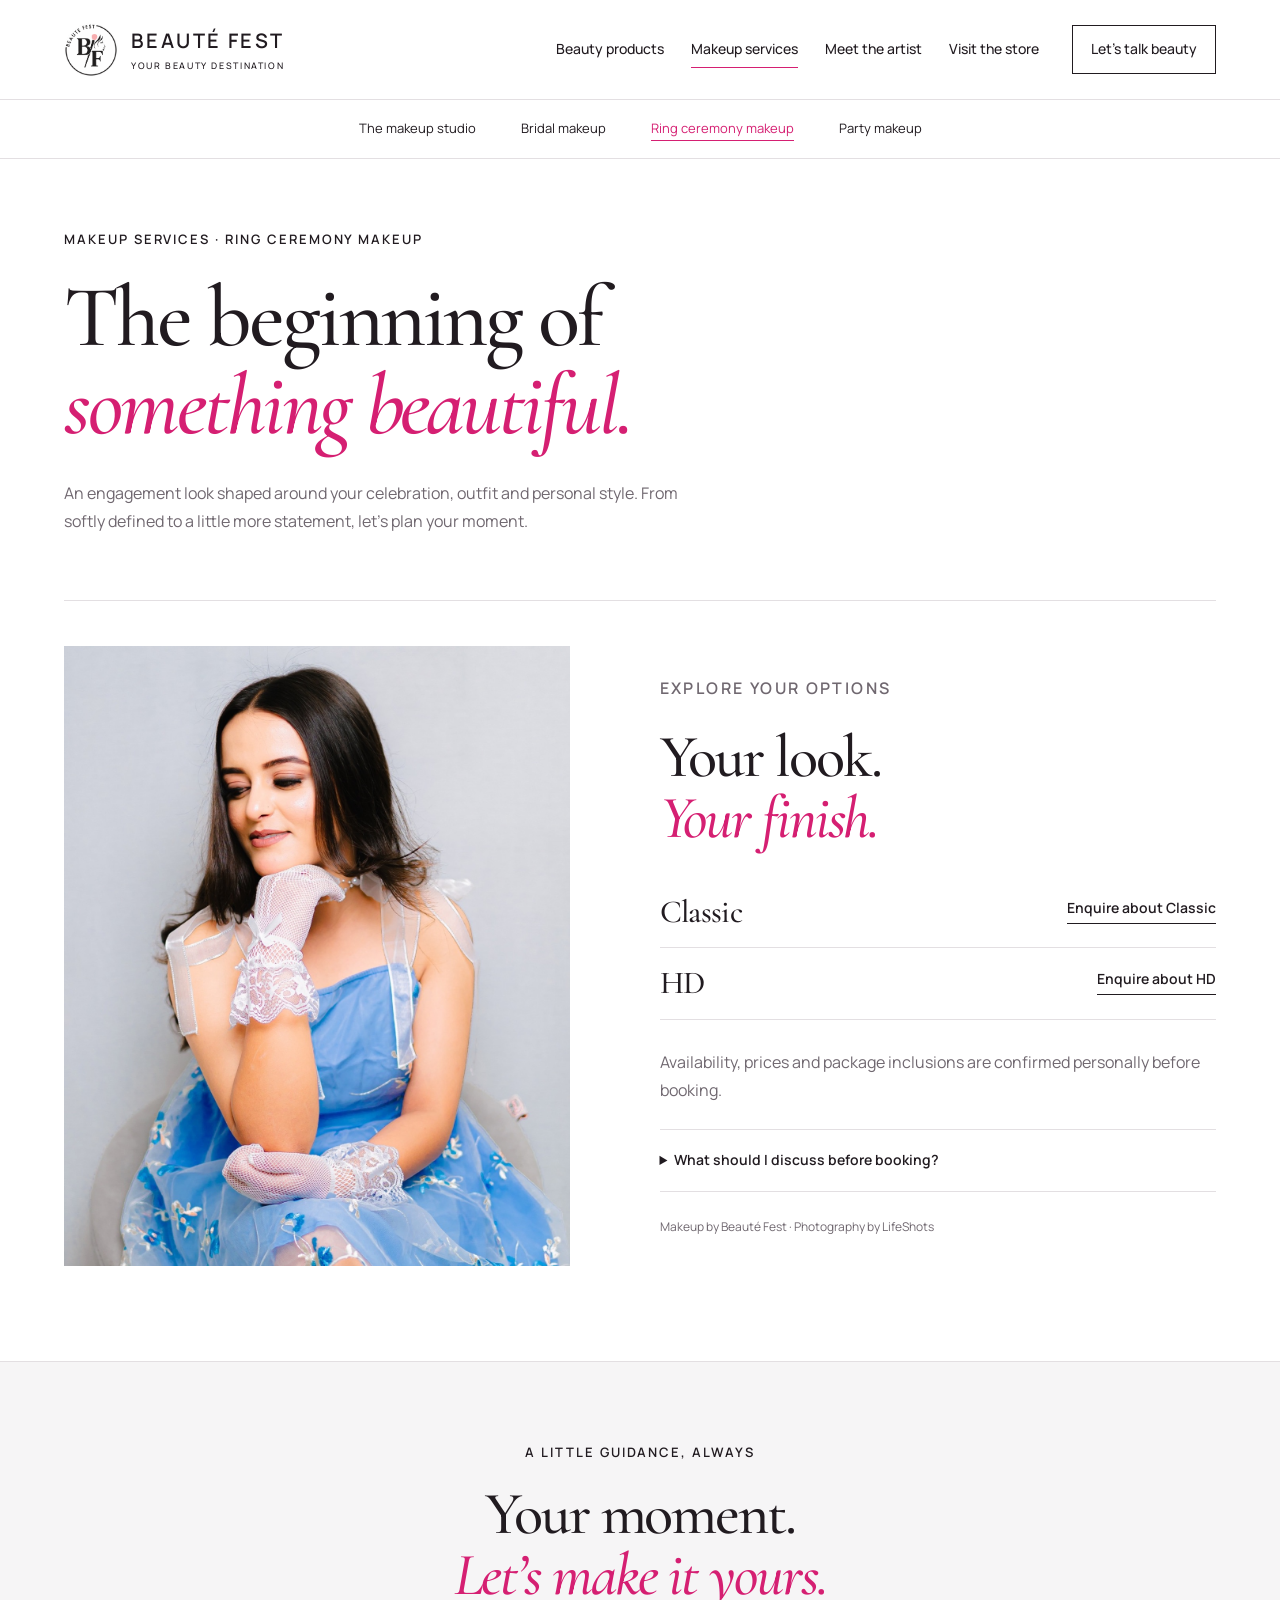
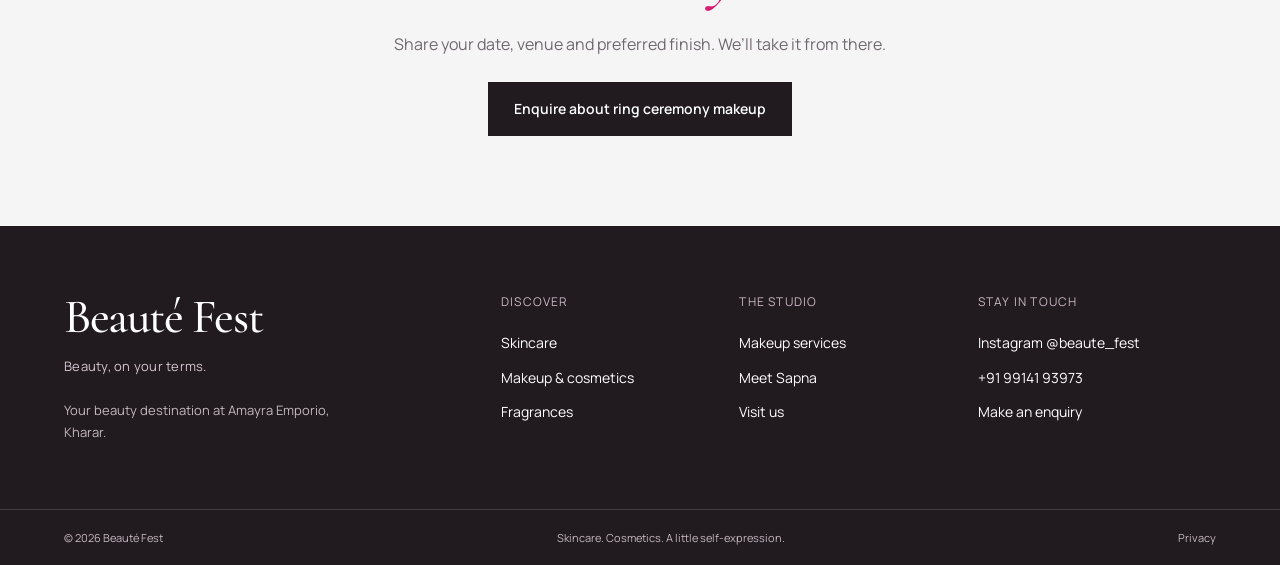
<file: site/ring-ceremony.html>
<!doctype html><html lang="en-IN"><head><meta charset="utf-8"><meta name="viewport" content="width=device-width,initial-scale=1"><title>Ring ceremony makeup | Beauté Fest</title><meta name="description" content="An engagement look shaped around your celebration, outfit and personal style. From softly defined to a little more statement, let’s plan your moment."><meta name="theme-color" content="#ffffff"><link rel="icon" href="assets/logo.png"><link rel="preload" href="assets/display.ttf" as="font" type="font/ttf" crossorigin><link rel="preload" href="assets/sans-regular.ttf" as="font" type="font/ttf" crossorigin><link rel="stylesheet" href="editorial.css?v=20261123r2"><script src="editorial.js?v=20261123r2" defer></script></head><body><a class="skip" href="#main">Skip to content</a><header class="header"><a class="brand" href="index.html" aria-label="Beauté Fest home"><img src="assets/logo.png" alt="" width="54" height="54"><span>BEAUTÉ FEST<small>YOUR BEAUTY DESTINATION</small></span></a><button class="menu-toggle" type="button" aria-expanded="false" aria-controls="navigation">Menu <span aria-hidden="true">☰</span></button><nav id="navigation" aria-label="Main navigation"><a href="products.html" >Beauty products</a><a href="makeup.html" aria-current=page>Makeup services</a><a href="artist.html" >Meet the artist</a><a href="visit.html" >Visit the store</a><a class="nav-contact" href="contact.html">Let’s talk beauty</a></nav></header><main id="main"><nav class="collection-nav" aria-label="Makeup occasions"><a href="makeup.html">The makeup studio</a><a href="bridal.html" >Bridal makeup</a><a href="ring-ceremony.html" aria-current=page>Ring ceremony makeup</a><a href="party.html" >Party makeup</a></nav><section class="page-intro "><p class="eyebrow">Makeup services · Ring ceremony makeup</p><h1>The beginning of<br><em>something beautiful.</em></h1><div class="intro-bottom"><p>An engagement look shaped around your celebration, outfit and personal style. From softly defined to a little more statement, let’s plan your moment.</p></div></section><section class="section no-top"><div class="service-detail-layout"><div class="service-detail-photo"><img class="" src="assets/beauty-portrait.jpg" alt="Makeup by Beauté Fest, photographed by LifeShots" loading="lazy" decoding="async"></div><div><p class="eyebrow">Explore your options</p><h2>Your look.<br><em>Your finish.</em></h2><div class="package-list"><div><h3>Classic</h3><a class="text-link" href="contact.html?service=Ring%20ceremony%20makeup%20%E2%80%94%20Classic">Enquire about Classic</a></div><div><h3>HD</h3><a class="text-link" href="contact.html?service=Ring%20ceremony%20makeup%20%E2%80%94%20HD">Enquire about HD</a></div></div><p>Availability, prices and package inclusions are confirmed personally before booking.</p><details><summary>What should I discuss before booking?</summary><p>Ask about hairstyling, draping, lashes, a trial, travel and touch-ups, along with your skin needs and timings. Confirm which services are included in your chosen package.</p></details><p class="photo-credit">Makeup by Beauté Fest · Photography by LifeShots</p></div></div></section><section class="closing"><p class="eyebrow">A little guidance, always</p><h2>Your moment.<br><em>Let’s make it yours.</em></h2><p>Share your date, venue and preferred finish. We’ll take it from there.</p><a class="button" href="contact.html?service=Ring%20ceremony%20makeup">Enquire about ring ceremony makeup</a></section></main><footer><div class="footer-main"><div><a class="footer-wordmark" href="index.html">Beauté Fest<span>Beauty, on your terms.</span></a><p>Your beauty destination at Amayra Emporio, Kharar.</p></div><div><p class="footer-label">Discover</p><a href="skincare.html">Skincare</a><a href="cosmetics.html">Makeup & cosmetics</a><a href="fragrances.html">Fragrances</a></div><div><p class="footer-label">The studio</p><a href="makeup.html">Makeup services</a><a href="artist.html">Meet Sapna</a><a href="visit.html">Visit us</a></div><div><p class="footer-label">Stay in touch</p><a href="https://www.instagram.com/beaute_fest/" target="_blank" rel="noopener noreferrer">Instagram @beaute_fest</a><a href="tel:+919914193973">+91 99141 93973</a><a href="contact.html">Make an enquiry</a></div></div><div class="footer-bottom"><span>© 2026 Beauté Fest</span><span>Skincare. Cosmetics. A little self-expression.</span><a href="privacy.html">Privacy</a></div></footer></body></html>
</file>
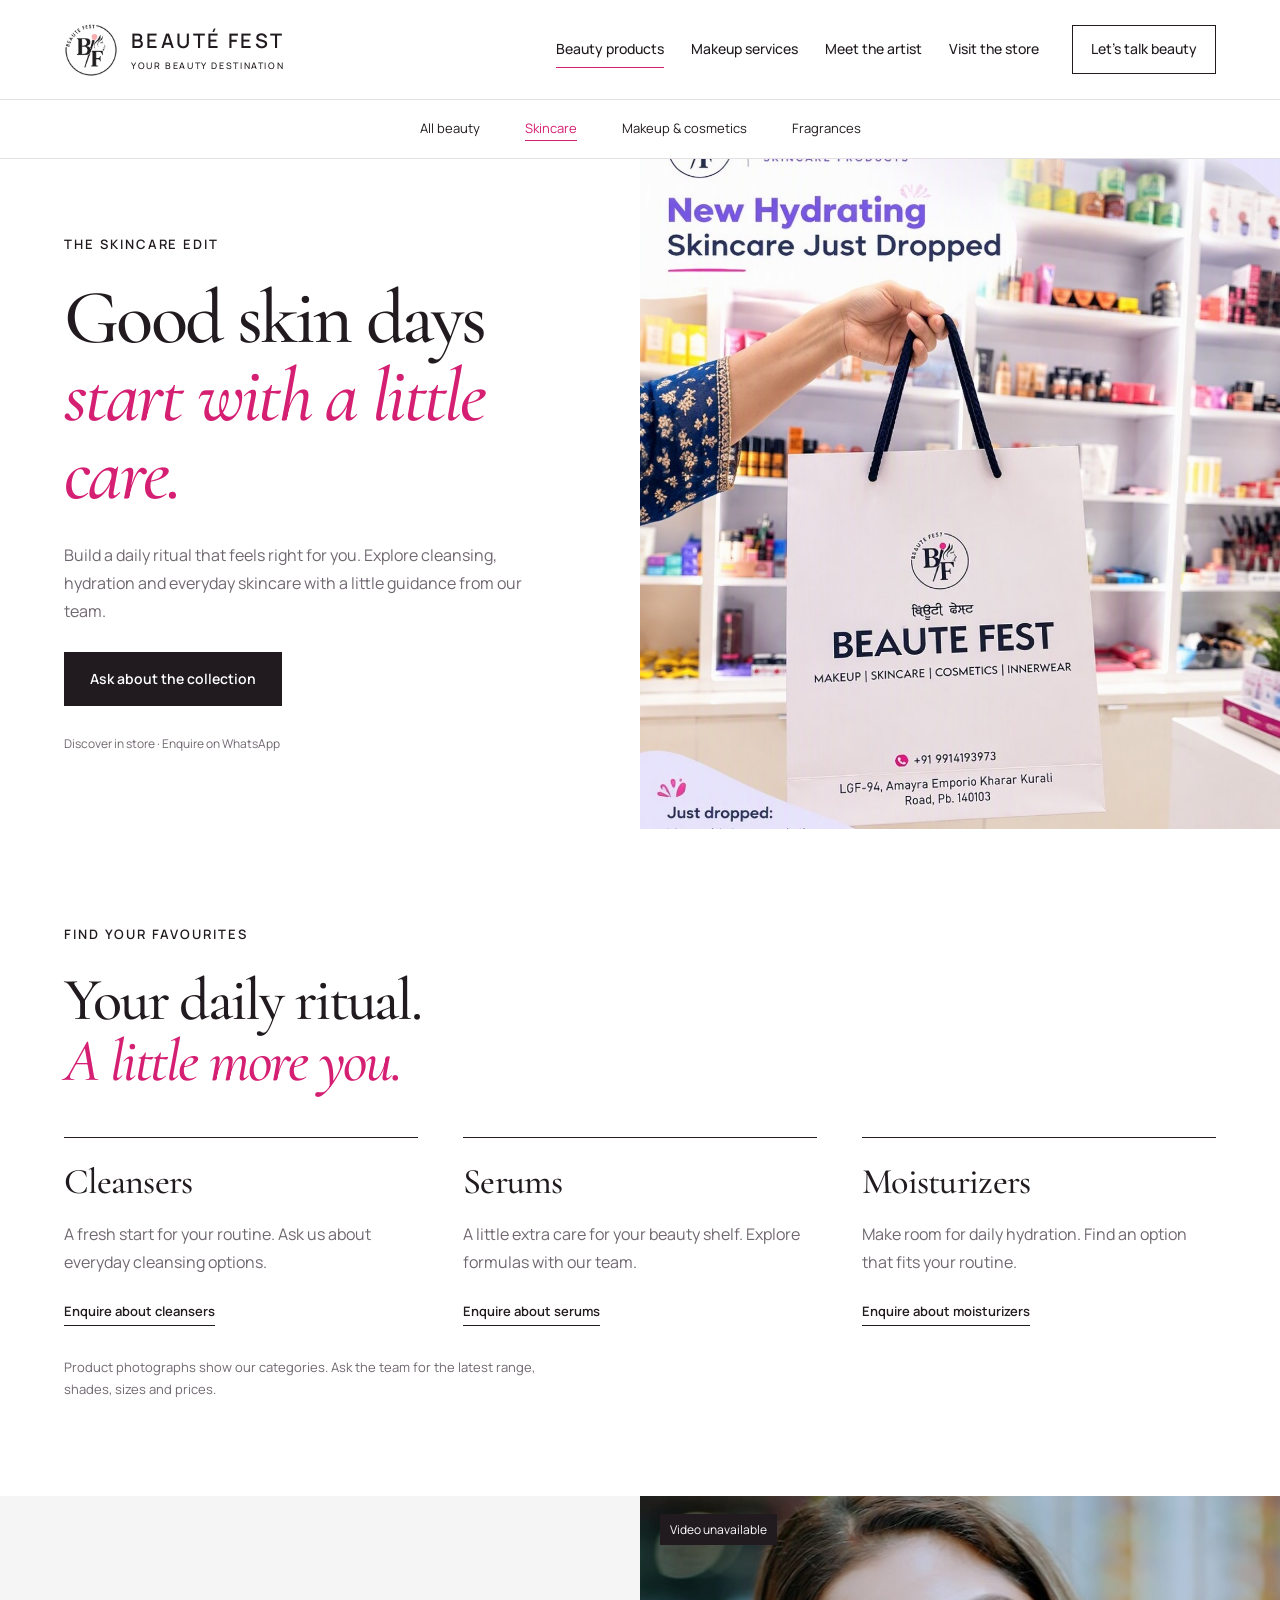
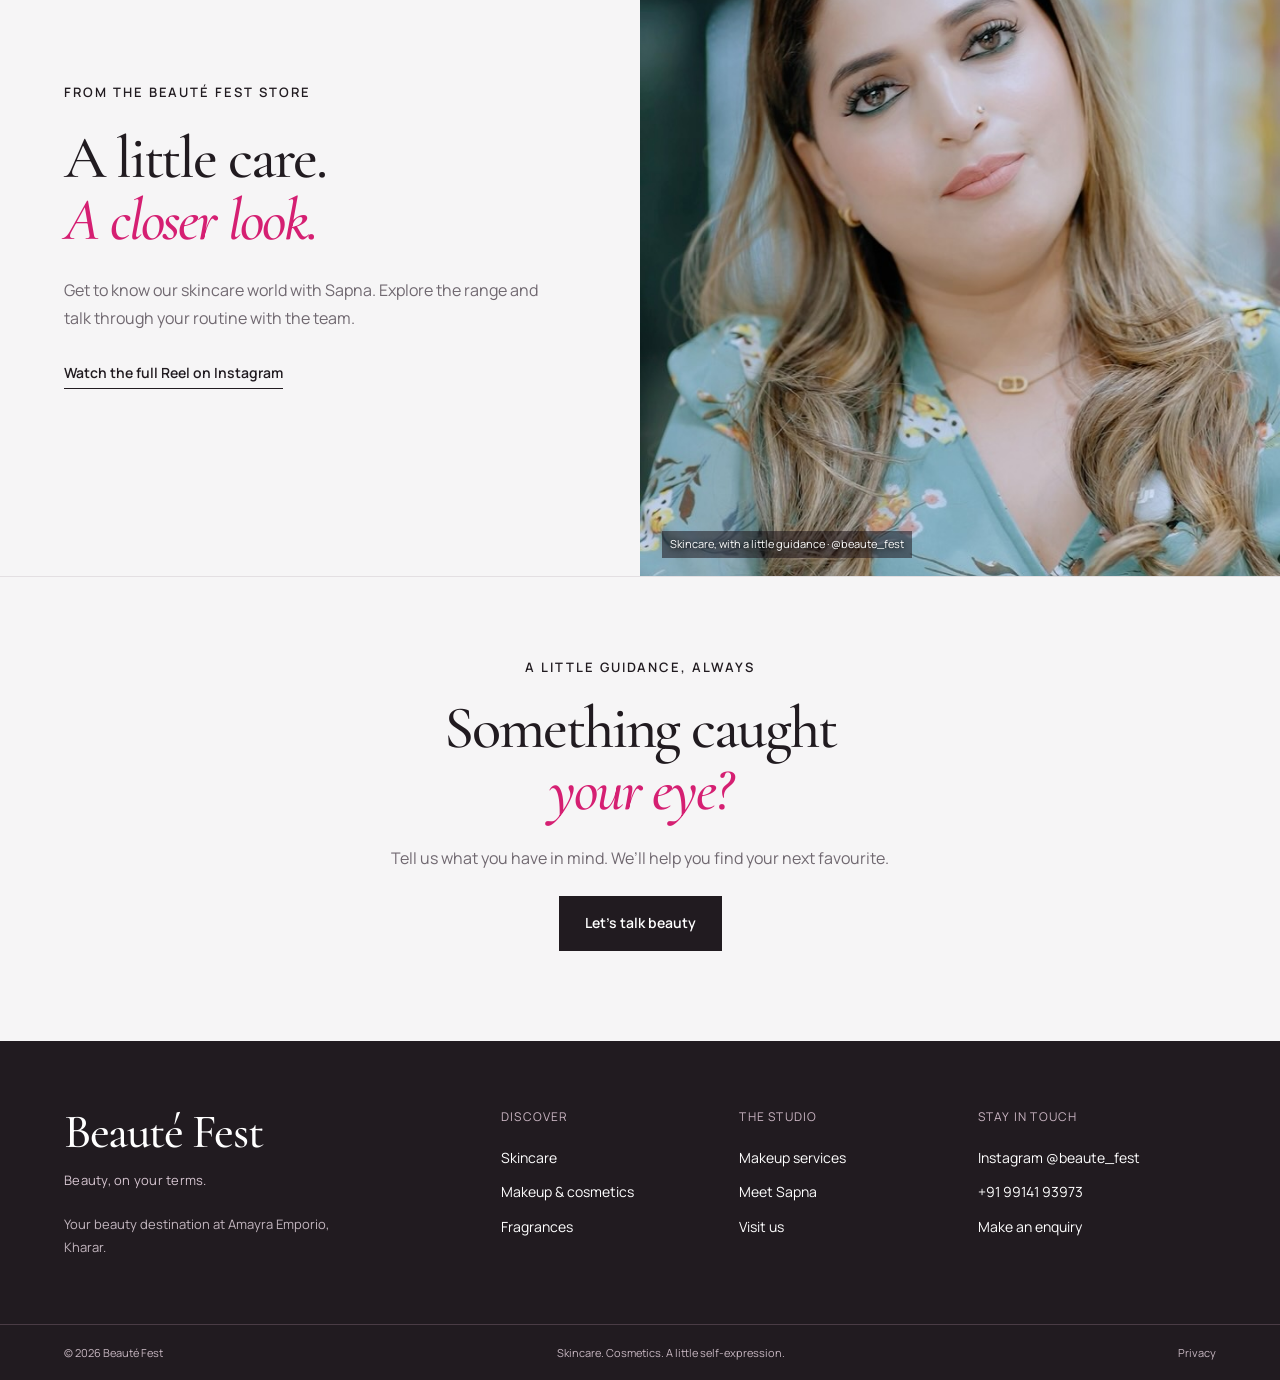
<file: site/skincare.html>
<!doctype html><html lang="en-IN"><head><meta charset="utf-8"><meta name="viewport" content="width=device-width,initial-scale=1"><title>The skincare edit | Beauté Fest</title><meta name="description" content="Build a daily ritual that feels right for you. Explore cleansing, hydration and everyday skincare with a little guidance from our team."><meta name="theme-color" content="#ffffff"><link rel="icon" href="assets/logo.png"><link rel="preload" href="assets/display.ttf" as="font" type="font/ttf" crossorigin><link rel="preload" href="assets/sans-regular.ttf" as="font" type="font/ttf" crossorigin><link rel="stylesheet" href="editorial.css?v=20261123r2"><script src="editorial.js?v=20261123r2" defer></script></head><body><a class="skip" href="#main">Skip to content</a><header class="header"><a class="brand" href="index.html" aria-label="Beauté Fest home"><img src="assets/logo.png" alt="" width="54" height="54"><span>BEAUTÉ FEST<small>YOUR BEAUTY DESTINATION</small></span></a><button class="menu-toggle" type="button" aria-expanded="false" aria-controls="navigation">Menu <span aria-hidden="true">☰</span></button><nav id="navigation" aria-label="Main navigation"><a href="products.html" aria-current=page>Beauty products</a><a href="makeup.html" >Makeup services</a><a href="artist.html" >Meet the artist</a><a href="visit.html" >Visit the store</a><a class="nav-contact" href="contact.html">Let’s talk beauty</a></nav></header><main id="main"><nav class="collection-nav" aria-label="Beauty collections"><a href="products.html" >All beauty</a><a href="skincare.html" aria-current=page>Skincare</a><a href="cosmetics.html" >Makeup & cosmetics</a><a href="fragrances.html" >Fragrances</a></nav><section class="category-hero"><div><p class="eyebrow">The skincare edit</p><h1>Good skin days<br><em>start with a little care.</em></h1><p>Build a daily ritual that feels right for you. Explore cleansing, hydration and everyday skincare with a little guidance from our team.</p><a class="button" href="https://wa.me/919914193973?text=Hello%20BeauteFest%21%20I%20would%20like%20to%20enquire%20about%20the%20skincare%20edit.%20Please%20share%20availability%20and%20prices.%20Thank%20you%21" target="_blank" rel="noopener noreferrer">Ask about the collection</a><span class="caption-line">Discover in store · Enquire on WhatsApp</span></div><div class="category-photo"><img class="" src="assets/skincare-products.jpg" alt="The skincare edit at Beauté Fest" loading="eager" decoding="async"></div></section><section class="section"><div class="section-title"><div><p class="eyebrow">Find your favourites</p><h2>Your daily ritual.<br><em>A little more you.</em></h2></div></div><div class="detail-grid"><article><h3>Cleansers</h3><p>A fresh start for your routine. Ask us about everyday cleansing options.</p><a class="text-link" href="https://wa.me/919914193973?text=Hello%20BeauteFest%21%20I%20would%20like%20to%20enquire%20about%20Cleansers.%20Please%20share%20availability%20and%20prices.%20Thank%20you%21" target="_blank" rel="noopener noreferrer">Enquire about cleansers</a></article><article><h3>Serums</h3><p>A little extra care for your beauty shelf. Explore formulas with our team.</p><a class="text-link" href="https://wa.me/919914193973?text=Hello%20BeauteFest%21%20I%20would%20like%20to%20enquire%20about%20Serums.%20Please%20share%20availability%20and%20prices.%20Thank%20you%21" target="_blank" rel="noopener noreferrer">Enquire about serums</a></article><article><h3>Moisturizers</h3><p>Make room for daily hydration. Find an option that fits your routine.</p><a class="text-link" href="https://wa.me/919914193973?text=Hello%20BeauteFest%21%20I%20would%20like%20to%20enquire%20about%20Moisturizers.%20Please%20share%20availability%20and%20prices.%20Thank%20you%21" target="_blank" rel="noopener noreferrer">Enquire about moisturizers</a></article></div><p class="collection-note">Product photographs show our categories. Ask the team for the latest range, shades, sizes and prices.</p></section><section class="motion-feature"><div class="motion-feature-copy"><p class="eyebrow">From the Beauté Fest store</p><h2>A little care.<br><em>A closer look.</em></h2><p>Get to know our skincare world with Sapna. Explore the range and talk through your routine with the team.</p><a class="text-link" href="https://www.instagram.com/beaute_fest/reel/DfkE_H1us0f/" target="_blank" rel="noopener noreferrer">Watch the full Reel on Instagram</a></div><div class="motion " data-motion>
      <video muted loop playsinline preload="none" poster="assets/makeup-reel-poster.jpg" data-video-src="assets/skincare-background.mp4" aria-label="Skincare, with a little guidance"></video>
      <div class="motion-credit"><a href="https://www.instagram.com/beaute_fest/reel/DfkE_H1us0f/" target="_blank" rel="noopener noreferrer">Skincare, with a little guidance · @beaute_fest</a></div>
      <button class="motion-toggle" type="button" aria-label="Play background video">Play video</button>
    </div></section><section class="closing"><p class="eyebrow">A little guidance, always</p><h2>Something caught<br><em>your eye?</em></h2><p>Tell us what you have in mind. We’ll help you find your next favourite.</p><a class="button" href="contact.html">Let’s talk beauty</a></section></main><footer><div class="footer-main"><div><a class="footer-wordmark" href="index.html">Beauté Fest<span>Beauty, on your terms.</span></a><p>Your beauty destination at Amayra Emporio, Kharar.</p></div><div><p class="footer-label">Discover</p><a href="skincare.html">Skincare</a><a href="cosmetics.html">Makeup & cosmetics</a><a href="fragrances.html">Fragrances</a></div><div><p class="footer-label">The studio</p><a href="makeup.html">Makeup services</a><a href="artist.html">Meet Sapna</a><a href="visit.html">Visit us</a></div><div><p class="footer-label">Stay in touch</p><a href="https://www.instagram.com/beaute_fest/" target="_blank" rel="noopener noreferrer">Instagram @beaute_fest</a><a href="tel:+919914193973">+91 99141 93973</a><a href="contact.html">Make an enquiry</a></div></div><div class="footer-bottom"><span>© 2026 Beauté Fest</span><span>Skincare. Cosmetics. A little self-expression.</span><a href="privacy.html">Privacy</a></div></footer></body></html>
</file>
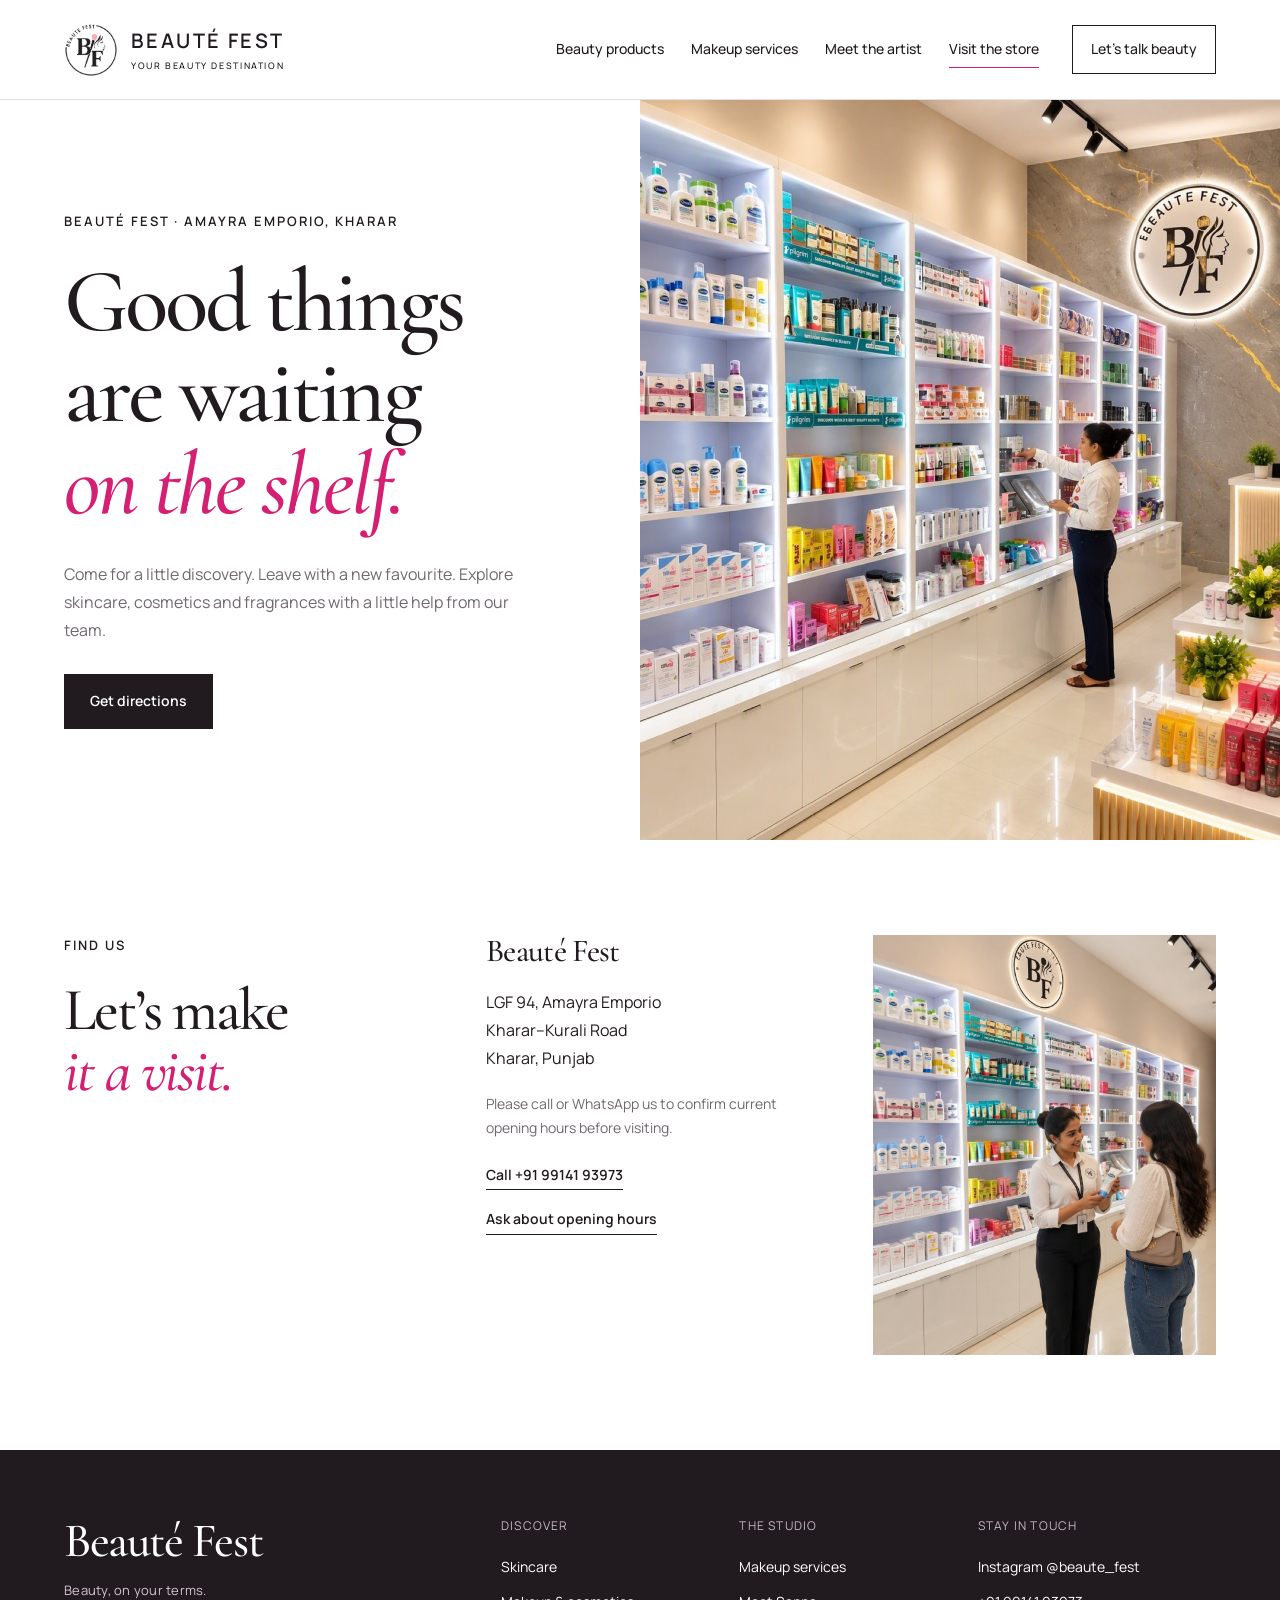
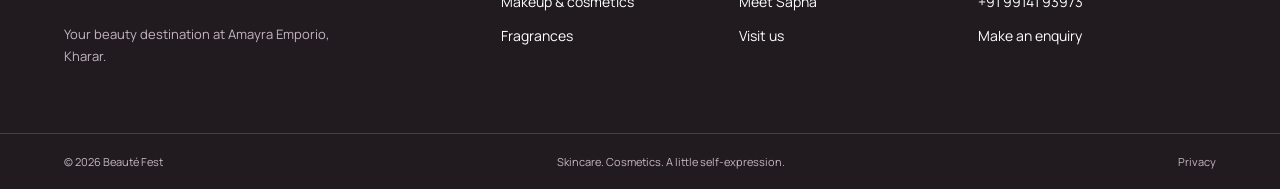
<file: site/visit.html>
<!doctype html><html lang="en-IN"><head><meta charset="utf-8"><meta name="viewport" content="width=device-width,initial-scale=1"><title>Visit the store | Beauté Fest</title><meta name="description" content="Find Beauté Fest at LGF 94, Amayra Emporio, Kharar–Kurali Road, Kharar."><meta name="theme-color" content="#ffffff"><link rel="icon" href="assets/logo.png"><link rel="preload" href="assets/display.ttf" as="font" type="font/ttf" crossorigin><link rel="preload" href="assets/sans-regular.ttf" as="font" type="font/ttf" crossorigin><link rel="stylesheet" href="editorial.css?v=20261123r2"><script src="editorial.js?v=20261123r2" defer></script></head><body><a class="skip" href="#main">Skip to content</a><header class="header"><a class="brand" href="index.html" aria-label="Beauté Fest home"><img src="assets/logo.png" alt="" width="54" height="54"><span>BEAUTÉ FEST<small>YOUR BEAUTY DESTINATION</small></span></a><button class="menu-toggle" type="button" aria-expanded="false" aria-controls="navigation">Menu <span aria-hidden="true">☰</span></button><nav id="navigation" aria-label="Main navigation"><a href="products.html" >Beauty products</a><a href="makeup.html" >Makeup services</a><a href="artist.html" >Meet the artist</a><a href="visit.html" aria-current=page>Visit the store</a><a class="nav-contact" href="contact.html">Let’s talk beauty</a></nav></header><main id="main"><section class="visit-hero"><div><p class="eyebrow">Beauté Fest · Amayra Emporio, Kharar</p><h1>Good things<br>are waiting<br><em>on the shelf.</em></h1><p>Come for a little discovery. Leave with a new favourite. Explore skincare, cosmetics and fragrances with a little help from our team.</p><a class="button" href="https://www.google.com/maps/search/?api=1&query=Beaute+Fest+LGF+94+Amayra+Emporio+Kharar" target="_blank" rel="noopener noreferrer">Get directions</a></div><img class="" src="assets/store.jpg" alt="Beauté Fest beauty store at Amayra Emporio, Kharar" loading="eager" decoding="async"></section><section class="section visit-details"><div><p class="eyebrow">Find us</p><h2>Let’s make<br><em>it a visit.</em></h2></div><div class="visit-address"><h3>Beauté Fest</h3><address>LGF 94, Amayra Emporio<br>Kharar–Kurali Road<br>Kharar, Punjab</address><p>Please call or WhatsApp us to confirm current opening hours before visiting.</p><a class="text-link" href="tel:+919914193973">Call +91 99141 93973</a><a class="text-link" href="https://wa.me/919914193973?text=Hello%20BeauteFest%21%20I%20would%20like%20to%20enquire%20about%20current%20opening%20hours.%20Please%20share%20availability%20and%20prices.%20Thank%20you%21" target="_blank" rel="noopener noreferrer">Ask about opening hours</a></div><div class="advice-photo"><img class="" src="assets/store-advice.jpg" alt="In-store beauty guidance at Beauté Fest" loading="lazy" decoding="async"></div></section></main><footer><div class="footer-main"><div><a class="footer-wordmark" href="index.html">Beauté Fest<span>Beauty, on your terms.</span></a><p>Your beauty destination at Amayra Emporio, Kharar.</p></div><div><p class="footer-label">Discover</p><a href="skincare.html">Skincare</a><a href="cosmetics.html">Makeup & cosmetics</a><a href="fragrances.html">Fragrances</a></div><div><p class="footer-label">The studio</p><a href="makeup.html">Makeup services</a><a href="artist.html">Meet Sapna</a><a href="visit.html">Visit us</a></div><div><p class="footer-label">Stay in touch</p><a href="https://www.instagram.com/beaute_fest/" target="_blank" rel="noopener noreferrer">Instagram @beaute_fest</a><a href="tel:+919914193973">+91 99141 93973</a><a href="contact.html">Make an enquiry</a></div></div><div class="footer-bottom"><span>© 2026 Beauté Fest</span><span>Skincare. Cosmetics. A little self-expression.</span><a href="privacy.html">Privacy</a></div></footer></body></html>
</file>
<file: site/editorial.css>
@font-face{font-family:Editorial;src:url('assets/display.ttf') format('truetype');font-weight:500;font-display:swap}@font-face{font-family:Editorial;src:url('assets/display-italic.ttf') format('truetype');font-weight:500;font-style:italic;font-display:swap}@font-face{font-family:Manrope;src:url('assets/sans-regular.ttf') format('truetype');font-weight:400;font-display:swap}@font-face{font-family:Manrope;src:url('assets/sans-medium.ttf') format('truetype');font-weight:500;font-display:swap}@font-face{font-family:Manrope;src:url('assets/sans-semibold.ttf') format('truetype');font-weight:600;font-display:swap}@font-face{font-family:Manrope;src:url('assets/sans-bold.ttf') format('truetype');font-weight:700;font-display:swap}
:root{--ink:#211b20;--pink:#d51f72;--line:#e3dfe2;--muted:#706870;--soft:#f6f5f6;--rose:#fbeef4;--serif:Editorial,Georgia,serif;--sans:Manrope,Arial,sans-serif}*{box-sizing:border-box}html{scroll-behavior:smooth;scroll-padding-top:110px}body{margin:0;background:white;color:var(--ink);font:16px/1.75 var(--sans);-webkit-font-smoothing:antialiased}a{color:inherit;text-decoration:none}button,input,select,textarea{font:inherit}button,a,input,select,textarea{-webkit-tap-highlight-color:transparent}button,a{touch-action:manipulation}button{cursor:pointer}img{display:block;max-width:100%;width:100%;object-fit:cover}figure,p,h1,h2,h3{margin:0}h1,h2,h3{font-family:var(--serif);font-weight:500;line-height:1.02;letter-spacing:-.035em}h1{font-size:clamp(64px,6.8vw,108px)}h2{font-size:clamp(48px,4.7vw,74px)}h3{font-size:36px;letter-spacing:-.02em}em{font-weight:500;color:var(--pink)}p{max-width:65ch}p+p{margin-top:20px}a:focus-visible,button:focus-visible{outline:2px solid var(--pink);outline-offset:5px}input:focus,select:focus,textarea:focus{outline:2px solid var(--pink);outline-offset:2px}.skip{position:fixed;top:-100px;left:20px;z-index:100;background:#fff;padding:10px}.skip:focus{top:10px}.sr-only{position:absolute;width:1px;height:1px;padding:0;overflow:hidden;clip:rect(0,0,0,0);white-space:nowrap}.header{height:100px;display:flex;align-items:center;justify-content:space-between;padding:12px 5vw;border-bottom:1px solid var(--line);background:rgba(255,255,255,.97);position:sticky;top:0;z-index:50;gap:25px}.brand{display:flex;gap:13px;align-items:center;flex-shrink:0}.brand img{width:54px;height:54px;object-fit:contain;border-radius:50%}.brand>span{font-size:20px;letter-spacing:.12em;font-weight:600;line-height:1.3}.brand small{display:block;font-size:9px;letter-spacing:.18em;margin-top:6px;font-weight:500}.header nav{display:flex;align-items:center;gap:27px;font-size:14px;font-weight:500}.header nav a{position:relative;white-space:nowrap;padding:9px 0}.header nav a:not(.nav-contact):after{content:'';position:absolute;bottom:3px;left:0;width:0;height:1px;background:var(--pink);transition:width .2s}.header nav a:hover:after,.header nav a[aria-current=page]:after{width:100%}.header .nav-contact{border:1px solid var(--ink);padding:11px 18px;margin-left:6px}.header .nav-contact:hover{background:var(--ink);color:#fff}.menu-toggle{display:none}.eyebrow{font-size:13px;font-weight:600;text-transform:uppercase;letter-spacing:.15em;line-height:1.6;margin-bottom:24px}.pink-rule{display:inline-block;vertical-align:middle;width:27px;height:2px;background:var(--pink);margin-right:10px}.button{background:var(--ink);color:white;display:inline-flex;justify-content:center;align-items:center;min-height:52px;padding:14px 25px;font-size:14px;font-weight:600;border:1px solid var(--ink);transition:background .2s,border .2s}.button:hover{background:var(--pink);border-color:var(--pink)}.button.light{background:#fff;color:var(--ink);border-color:#fff}.button.light:hover{background:var(--rose)}.text-link{display:inline-block;border-bottom:1px solid currentColor;padding-bottom:3px;font-size:14px;font-weight:600;line-height:1.7;align-self:flex-start}.text-link:hover{color:var(--pink)}.actions{display:flex;gap:26px;align-items:center;flex-wrap:wrap}.home-hero{display:grid;grid-template-columns:1.03fr 1fr;min-height:700px}.hero-copy{padding:56px 5vw 24px;display:flex;flex-direction:column;align-items:flex-start}.hero-copy .eyebrow{font-size:12px;margin-bottom:18px}.hero-copy h1{font-size:clamp(80px,8.2vw,128px);line-height:.88;letter-spacing:-.045em}.hero-copy h1 em{padding-right:10px}.hero-description{margin:28px 0;font-size:16px;color:var(--muted);line-height:1.7}.hero-copy .actions{gap:22px}.hero-copy .text-link{font-size:13px;align-self:center}.hero-footnote{border-top:1px solid var(--line);width:100%;margin-top:40px;padding:16px 0 0;display:flex;justify-content:space-between;gap:15px;font-size:11px;color:var(--muted)}.hero-visual{position:relative;min-width:0;overflow:hidden}.motion{position:relative;overflow:hidden;background:#e5e0e3;isolation:isolate}.motion video{width:100%;height:100%;object-fit:cover;display:block}.hero-visual .motion{height:100%;position:absolute;inset:0}.hero-visual .motion video{object-position:center 32%}.hero-visual:after{content:'';position:absolute;inset:0;pointer-events:none;background:linear-gradient(180deg,transparent 55%,rgba(15,8,12,.7))}.hero-caption{position:absolute;bottom:64px;left:40px;z-index:2;color:#fff;pointer-events:none}.hero-caption>span{font-size:11px;letter-spacing:.18em}.hero-caption p{font:50px/.98 var(--serif);letter-spacing:-.02em;margin-top:12px}.hero-caption em{color:#fff}.motion-credit{position:absolute;z-index:4;bottom:18px;left:22px;right:140px;color:#fff;font-size:11px;line-height:1.5;text-shadow:0 1px 5px #000;background:rgba(20,10,17,.5);padding:5px 8px;width:fit-content;max-width:calc(100% - 155px)}.motion-toggle{position:absolute;z-index:5;right:20px;bottom:20px;border:1px solid rgba(255,255,255,.7);background:rgba(30,19,26,.55);color:#fff;font-size:12px;min-height:38px;padding:6px 13px;backdrop-filter:blur(8px)}.motion-toggle:hover{background:var(--ink)}.section{padding:95px 5vw}.section-title{display:flex;justify-content:space-between;gap:35px;align-items:flex-end;margin-bottom:45px}.section-title>.text-link{align-self:flex-end}.section-title>p{max-width:360px;color:var(--muted)}.collection-grid{display:grid;grid-template-columns:repeat(3,minmax(0,1fr));gap:28px}.collection-image{position:relative;overflow:hidden;aspect-ratio:4/4.7;background:var(--soft)}.collection-image img{height:100%;transition:transform .7s cubic-bezier(.2,.7,.3,1);object-position:center}.collection-card:hover img{transform:scale(1.035)}.collection-image>span{position:absolute;left:20px;bottom:20px;background:#fff;padding:8px 16px;font-size:12px;font-weight:600}.card-heading{display:flex;align-items:center;gap:18px;margin-top:23px}.card-heading h3{font-size:34px;white-space:nowrap}.card-line{height:1px;background:var(--line);flex:1}.collection-card>p{font-size:14px;color:var(--muted);margin-top:9px}.collection-section{background:#fff}.studio-feature{display:grid;grid-template-columns:1fr 1fr;margin:0 5vw;background:var(--rose)}.studio-photo{min-height:620px;position:relative}.studio-photo img{position:absolute;height:100%;object-position:center 27%}.studio-copy{padding:65px 5vw;align-self:center}.studio-copy>p:not(.eyebrow):not(.photo-credit){color:var(--muted);margin:27px 0}.photo-credit{font-size:12px;color:var(--muted);margin-top:25px;line-height:1.6}.store-teaser{padding-top:110px;padding-bottom:110px}.store-teaser h2{font-size:clamp(52px,5.8vw,88px)}.store-teaser-bottom{display:flex;justify-content:space-between;align-items:flex-end;gap:40px;margin-top:32px}.store-teaser-bottom p{max-width:540px;color:var(--muted)}.store-teaser-bottom a{flex-shrink:0}.footer-main{background:var(--ink);color:#fff;display:grid;grid-template-columns:2fr 1fr 1fr 1.2fr;gap:40px;padding:65px 5vw}.footer-wordmark{font-family:var(--serif);font-size:48px;line-height:1.1;letter-spacing:-.03em;display:block}.footer-wordmark span{font-family:var(--sans);display:block;font-size:13px;letter-spacing:.02em;line-height:1.6;margin-top:12px;color:#d5c4cf}.footer-main>div:first-child>p{font-size:13px;color:#c3b6bf;max-width:270px;margin-top:22px}.footer-label{font-size:12px;color:#cbb6c3;text-transform:uppercase;letter-spacing:.1em;margin-bottom:19px}.footer-main>div:not(:first-child)>a{display:block;font-size:13px;margin-bottom:10px;color:#fff}.footer-main a:hover{color:#ffb0d3}.footer-bottom{background:var(--ink);border-top:1px solid #4a3c45;color:#c7b7c1;padding:18px 5vw;display:flex;justify-content:space-between;font-size:11px;gap:20px}.collection-nav{display:flex;justify-content:center;gap:45px;padding:17px 5vw;border-bottom:1px solid var(--line);font-size:13px;background:#fff;overflow:auto}.collection-nav a{white-space:nowrap}.collection-nav a[aria-current=page]{color:var(--pink);border-bottom:1px solid var(--pink)}.page-intro{padding:70px 5vw 65px}.page-intro h1{max-width:1000px}.intro-bottom{display:flex;justify-content:space-between;gap:40px;align-items:flex-end;margin-top:28px}.intro-bottom>p{color:var(--muted);max-width:650px}.no-top{padding-top:0}.collection-tools{border-top:1px solid var(--line);padding-top:30px;margin-bottom:30px;display:flex;align-items:center;justify-content:space-between;gap:25px}.small-display{font-size:36px}.search input{border:0;border-bottom:1px solid #9d9299;outline-offset:3px;padding:12px 0;background:none;min-width:310px;font-size:14px}.collection-note{font-size:13px;color:var(--muted);margin-top:30px;line-height:1.7}.closing{padding:80px 5vw 90px;background:var(--soft);text-align:center;border-top:1px solid var(--line)}.closing p{margin:0 auto 24px;max-width:510px;color:var(--muted)}.closing h2{margin-bottom:24px}.closing .eyebrow{color:var(--ink);margin-bottom:20px}.category-hero{display:grid;grid-template-columns:1fr 1fr;min-height:650px}.category-hero>div:first-child{padding:75px 5vw;align-self:center}.category-hero h1{font-size:clamp(60px,6vw,92px)}.category-hero p:not(.eyebrow){margin:27px 0;max-width:490px;color:var(--muted)}.category-photo{position:relative;min-height:600px}.category-photo img{position:absolute;height:100%;object-fit:cover}.caption-line{display:block;font-size:12px;color:var(--muted);margin-top:27px}.detail-grid{display:grid;grid-template-columns:repeat(3,minmax(0,1fr));gap:45px;margin-top:40px}.detail-grid article{border-top:1px solid var(--ink);padding-top:26px}.detail-grid article p{margin:20px 0;color:var(--muted)}.detail-grid .text-link{font-size:13px}.motion-feature{display:grid;grid-template-columns:1fr 1fr;background:var(--soft)}.motion-feature-copy{padding:70px 7vw 70px 5vw;align-self:center}.motion-feature-copy>p:not(.eyebrow){margin:26px 0;color:var(--muted)}.motion-feature>.motion{height:680px}.motion-feature video{object-position:50% 34%}.fragrance-note{background:var(--ink);color:#fff;padding:90px 5vw;position:relative}.fragrance-note h2{font-size:clamp(64px,6vw,96px)}.fragrance-note em{color:#ffc0da}.fragrance-note p:not(.eyebrow){margin:30px 0;max-width:480px;color:#d9ced5}.service-hero{display:grid;grid-template-columns:1fr 1fr;background:#fff}.service-hero-copy{padding:65px 5vw;align-self:center}.service-hero-copy h1{font-size:clamp(64px,6.3vw,96px)}.service-hero-copy>p:not(.eyebrow){margin:30px 0;color:var(--muted);max-width:500px}.service-hero-copy>.text-link{margin-left:22px}.service-hero figure{position:relative;min-height:730px}.service-hero img{height:100%;position:absolute;object-position:center 25%}.service-hero figcaption{position:absolute;bottom:0;left:0;right:0;padding:10px 20px;background:rgba(255,255,255,.9);font-size:11px}.occasion-grid{display:grid;grid-template-columns:repeat(3,minmax(0,1fr));gap:25px}.occasion-card{padding:35px 28px;border:1px solid var(--line);min-height:320px;display:flex;flex-direction:column;transition:background .2s}.occasion-card:nth-child(2){background:var(--rose)}.occasion-card:hover{background:var(--ink);color:#fff}.occasion-card:hover em{color:#ffb0d3}.occasion-card .eyebrow{font-size:12px}.occasion-card h3{font-size:41px;line-height:1.02}.occasion-card>p:not(.eyebrow){font-size:13px;color:var(--muted);margin:22px 0}.occasion-card:hover>p{color:#dfcbd7}.occasion-card .text-link{margin-top:auto;font-size:13px}.finish-section{background:var(--soft)}.service-detail-layout{display:grid;grid-template-columns:1fr 1.1fr;gap:7vw;border-top:1px solid var(--line);padding-top:45px}.service-detail-photo img{height:620px;object-position:50% 25%}.service-detail-layout>div:last-child{align-self:center}.package-list{margin:28px 0}.package-list>div{display:flex;justify-content:space-between;align-items:center;border-bottom:1px solid var(--line);padding:19px 0;gap:20px}.package-list h3{font-size:32px}.service-detail-layout p{color:var(--muted)}details{border-top:1px solid var(--line);border-bottom:1px solid var(--line);margin-top:25px;padding:18px 0}summary{font-size:14px;font-weight:600;cursor:pointer}details p{font-size:14px;padding-top:18px}.artist-hero{display:grid;grid-template-columns:1.1fr 1fr;background:var(--soft)}.artist-hero>div:first-child{padding:70px 5vw;align-self:center}.artist-hero h1{font-size:clamp(66px,6.5vw,100px)}.artist-hero p:not(.eyebrow){margin:28px 0;color:var(--muted);max-width:500px}.artist-hero>.motion{height:730px}.artist-hero video{object-position:50% 28%}.artist-story{display:grid;grid-template-columns:1fr 1fr;gap:7vw;align-items:center}.artist-story>div>p:not(.eyebrow){margin:25px 0;color:var(--muted)}.certificate{padding:18px;border:1px solid var(--line);background:var(--soft)}.certificate img{height:auto;object-fit:contain}.certificate figcaption{font-size:12px;margin-top:18px;color:var(--muted)}.visit-hero{display:grid;grid-template-columns:1fr 1fr}.visit-hero>div{padding:70px 5vw;align-self:center}.visit-hero h1{font-size:clamp(70px,7vw,108px)}.visit-hero p:not(.eyebrow){color:var(--muted);margin:30px 0;max-width:480px}.visit-hero>img{height:740px;object-position:50% 40%}.visit-details{display:grid;grid-template-columns:1.1fr 1fr 1fr;gap:45px}.visit-details h2{font-size:60px}.visit-address h3{font-size:32px}.visit-address address{font-style:normal;margin:20px 0}.visit-address p{font-size:14px;color:var(--muted);margin-bottom:22px}.visit-address .text-link{display:table;margin-bottom:17px}.advice-photo img{height:420px}.contact-layout{display:grid;grid-template-columns:1fr 1fr;gap:9vw}.contact-info{border-top:1px solid var(--line);padding-top:35px}.contact-info h2{font-size:52px}.contact-info>p{margin:25px 0;color:var(--muted)}.contact-info .text-link{display:table;margin-top:18px}form{border-top:1px solid var(--ink);padding-top:22px}form label{display:block;font-size:14px;font-weight:500;margin:20px 0 9px}form label span{color:var(--muted);font-weight:400}form input,form select,form textarea{width:100%;border:1px solid #cbc2c8;background:#fff;border-radius:0;color:var(--ink);padding:13px 15px;font-size:16px;min-width:0}form textarea{resize:vertical}form select{appearance:none;padding-right:42px;background-image:url("data:image/svg+xml,%3Csvg width='16' height='16' viewBox='0 0 16 16' xmlns='http://www.w3.org/2000/svg'%3E%3Cpath d='m3 6 5 5 5-5' fill='none' stroke='%23211b20'/%3E%3C/svg%3E");background-repeat:no-repeat;background-position:right 16px center}form .button{margin-top:25px}.form-note{font-size:12px;color:var(--muted);margin-top:18px}.form-note a{text-decoration:underline}#enquiry-review{margin-top:30px;padding:26px;background:var(--rose)}#enquiry-review h3{font-size:30px}#enquiry-message{white-space:pre-wrap;font-size:14px;margin-top:20px}.prose{max-width:950px}.prose h2{font-size:36px;margin:30px 0 18px}.prose p{color:var(--muted)}.prose a{border-bottom:1px solid}.motion.error:after{content:'Video unavailable';position:absolute;top:18px;left:20px;padding:5px 10px;color:white;background:var(--ink);font-size:12px}[hidden]{display:none!important}
@media(min-width:1600px){.home-hero{min-height:820px}.hero-copy{padding-top:75px}.hero-description{font-size:18px}.hero-footnote{margin-top:60px}.hero-caption p{font-size:65px}}
@media(max-width:1150px){.header{padding-left:4vw;padding-right:4vw;gap:15px}.brand>span{font-size:17px}.brand img{width:48px;height:48px}.header nav{gap:17px;font-size:12px}.header .nav-contact{padding:10px 12px}.home-hero{min-height:650px}.hero-copy{padding-top:45px}.hero-copy .actions{align-items:flex-start;flex-direction:column;gap:16px}.hero-copy .text-link{align-self:flex-start}.hero-footnote{font-size:10px;flex-direction:column;gap:3px;margin-top:25px}.hero-caption{left:25px}.collection-grid{gap:20px}.card-heading h3{font-size:29px;white-space:normal}.occasion-card{padding:28px 22px}.occasion-card h3{font-size:35px}.service-hero-copy>.text-link{display:table;margin:22px 0 0}.visit-details{grid-template-columns:1fr 1fr}.advice-photo{display:none}.footer-main{grid-template-columns:1.5fr 1fr 1fr;gap:30px}.footer-main>div:last-child{grid-column:2/4}.hero-copy .eyebrow{font-size:10px}.section{padding-top:75px;padding-bottom:75px}.no-top{padding-top:0}.service-hero figure{min-height:660px}.category-hero>div:first-child{padding-top:55px;padding-bottom:55px}}
@media(max-width:850px){.header{height:84px}.header nav{display:none;position:absolute;left:0;right:0;top:84px;background:white;border-bottom:1px solid var(--line);padding:24px 6vw;box-shadow:0 15px 20px #211b2010;align-items:stretch}.header nav.open{display:flex;flex-direction:column;gap:10px;font-size:16px}.header .nav-contact{margin:8px 0 0;text-align:center;padding:12px}.menu-toggle{display:flex;align-items:center;gap:12px;background:none;border:0;font-size:14px;padding:12px 0 12px 15px}.menu-toggle span{font-size:18px}.home-hero{min-height:620px;grid-template-columns:1fr 1fr}.hero-copy h1{font-size:83px}.hero-copy .eyebrow{max-width:225px;font-size:10px}.hero-description{font-size:14px}.hero-copy .button{font-size:12px;padding:12px 17px}.hero-copy .text-link{font-size:12px}.hero-caption p{font-size:38px}.hero-caption>span{font-size:9px}.hero-footnote{font-size:10px}.collection-image{aspect-ratio:3/4}.card-heading h3{font-size:26px}.collection-card>p{font-size:12px}.collection-image>span{font-size:11px;left:12px;bottom:12px;padding:7px 10px}.section-title>p{max-width:270px;font-size:14px}.studio-photo{min-height:540px}.studio-copy{padding:40px 5vw}.studio-copy h2{font-size:49px}.studio-copy p:not(.eyebrow){font-size:14px}.studio-copy .photo-credit{font-size:11px}.studio-copy .button{font-size:12px;padding:12px 18px}.eyebrow{font-size:12px}.footer-main{grid-template-columns:1fr 1fr}.footer-main>div:last-child{grid-column:auto}.footer-main>div:first-child{grid-column:1/3}.footer-bottom>span:nth-child(2){display:none}.collection-nav{justify-content:flex-start;gap:30px}.page-intro{padding:55px 5vw}.category-hero{min-height:600px}.category-hero h1{font-size:62px}.category-photo{min-height:600px}.category-hero>div:first-child{padding:40px 5vw}.category-hero p:not(.eyebrow){font-size:14px}.detail-grid{gap:25px}.detail-grid h3{font-size:32px}.detail-grid p{font-size:14px}.motion-feature>.motion{height:580px}.motion-feature h2{font-size:52px}.motion-feature-copy{padding:45px 5vw}.motion-feature-copy p:not(.eyebrow){font-size:14px}.service-hero-copy h1{font-size:65px}.service-hero-copy{padding:45px 5vw}.service-hero-copy p:not(.eyebrow){font-size:14px}.service-hero figure{min-height:600px}.occasion-grid{grid-template-columns:1fr}.occasion-card{min-height:0;padding:32px;display:grid;grid-template-columns:1fr 1fr;column-gap:30px}.occasion-card>.eyebrow{grid-column:1/3;margin-bottom:16px}.occasion-card h3{grid-row:2/4;font-size:42px}.occasion-card>p:not(.eyebrow){margin:0 0 20px}.occasion-card>.text-link{align-self:end;justify-self:start}.service-detail-layout{gap:5vw}.service-detail-photo img{height:600px}.service-detail-layout h2{font-size:50px}.service-detail-layout p{font-size:14px}.package-list>div{align-items:flex-start;flex-direction:column;gap:8px}.artist-hero h1{font-size:65px}.artist-hero p:not(.eyebrow){font-size:14px}.artist-hero>.motion{height:650px}.artist-story{grid-template-columns:1fr;gap:40px}.certificate{max-width:720px}.visit-hero h1{font-size:76px}.visit-hero>img{height:670px}.contact-layout{gap:6vw}.contact-info h2{font-size:44px}.contact-info p{font-size:14px}}
@media(max-width:600px){h1{font-size:62px}h2{font-size:48px}body{font-size:16px}.header{padding:10px 6vw}.brand>span{font-size:17px}.brand small{font-size:8px}.brand{gap:10px}.brand img{width:46px;height:46px}.home-hero{display:flex;flex-direction:column}.hero-copy{padding:38px 6vw 25px}.hero-copy .eyebrow{max-width:none;font-size:10px;margin-bottom:22px}.hero-copy h1{font-size:87px;line-height:.9}.hero-copy h1 br:nth-of-type(2){display:none}.hero-copy h1 em:before{content:' '}.hero-description{font-size:15px;margin:24px 0}.hero-description br{display:none}.hero-copy .actions{gap:17px;align-items:flex-start}.hero-copy .button,.hero-copy .text-link{font-size:13px}.hero-footnote{display:none}.hero-visual{height:122vw;max-height:600px;min-height:440px;margin:12px 6vw 0}.hero-visual .motion{height:100%}.hero-caption{bottom:69px;left:23px}.hero-caption p{font-size:46px}.hero-caption>span{font-size:10px}.motion-credit{font-size:10px;bottom:18px;left:14px;max-width:calc(100% - 140px);right:125px}.motion-toggle{right:14px;font-size:11px;bottom:18px;padding:6px 11px}.section{padding:58px 6vw}.section-title{display:block;margin-bottom:30px}.section-title>.text-link{margin-top:22px}.section-title>p{margin-top:23px;max-width:none;font-size:15px}.section-title h2{font-size:47px}.eyebrow{font-size:11px;margin-bottom:20px}.collection-grid{grid-template-columns:1fr;gap:35px}.collection-image{aspect-ratio:1/1.1}.collection-image>span{font-size:12px;left:18px;bottom:18px;padding:8px 15px}.card-heading{margin-top:19px}.card-heading h3{font-size:34px}.collection-card>p{font-size:14px;margin-top:6px}.studio-feature{display:flex;flex-direction:column;margin:0 6vw}.studio-photo{min-height:0;height:115vw;max-height:580px}.studio-copy{padding:37px 25px 40px}.studio-copy h2{font-size:49px}.studio-copy p:not(.eyebrow){font-size:15px}.studio-copy .photo-credit{font-size:11px}.studio-copy .button{font-size:13px}.store-teaser h2{font-size:52px}.store-teaser-bottom{display:block;margin-top:24px}.store-teaser-bottom>p{font-size:15px}.store-teaser-bottom>.text-link{margin-top:25px}.footer-main{padding:48px 6vw;gap:30px 22px}.footer-wordmark{font-size:45px}.footer-main>div:first-child{margin-bottom:8px}.footer-main>div:last-child{grid-column:1/3}.footer-main>div>a{font-size:13px}.footer-bottom{padding:18px 6vw;font-size:10px}.collection-nav{padding:14px 6vw;gap:26px;font-size:12px}.page-intro{padding:44px 6vw}.page-intro h1{font-size:59px}.intro-bottom{display:block;margin-top:23px}.intro-bottom p{font-size:15px}.intro-bottom .button{margin-top:24px}.no-top{padding-top:0}.collection-tools{display:block;margin-bottom:25px;padding-top:24px}.collection-tools h2{font-size:33px}.search{display:block;margin-top:15px}.search input{width:100%;min-width:0;font-size:16px}.collection-note{font-size:12px;margin-top:25px}.closing{padding:55px 6vw 65px}.closing p{font-size:15px}.closing .eyebrow{font-size:11px}.category-hero{display:flex;flex-direction:column}.category-hero>div:first-child{padding:43px 6vw}.category-hero h1{font-size:61px}.category-hero p:not(.eyebrow){font-size:16px;margin:25px 0}.category-photo{min-height:0;height:115vw;max-height:560px;margin:0 6vw}.detail-grid{grid-template-columns:1fr;gap:32px;margin-top:30px}.detail-grid h3{font-size:37px}.detail-grid p{font-size:16px;margin:16px 0}.detail-grid .text-link{font-size:14px}.motion-feature{grid-template-columns:1fr}.motion-feature-copy{padding:48px 6vw}.motion-feature h2{font-size:53px}.motion-feature-copy p:not(.eyebrow){font-size:16px}.motion-feature>.motion{height:145vw;max-height:730px}.fragrance-note{padding:60px 6vw}.fragrance-note h2{font-size:60px}.fragrance-note p:not(.eyebrow){font-size:16px}.service-hero{display:flex;flex-direction:column}.service-hero-copy{padding:44px 6vw}.service-hero-copy h1{font-size:66px}.service-hero-copy p:not(.eyebrow){font-size:16px;margin:25px 0}.service-hero-copy>.text-link{font-size:14px}.service-hero figure{min-height:0;height:125vw;max-height:630px;margin:0 6vw}.service-hero figcaption{font-size:10px}.occasion-card{display:block;padding:28px 25px}.occasion-card .eyebrow{font-size:11px}.occasion-card h3{font-size:44px}.occasion-card>p:not(.eyebrow){margin:25px 0}.occasion-card .text-link{font-size:14px}.service-detail-layout{grid-template-columns:1fr;gap:35px;padding-top:30px}.service-detail-photo img{height:115vw;max-height:580px}.service-detail-layout h2{font-size:52px}.service-detail-layout p{font-size:16px}.package-list>div{flex-direction:row;align-items:center;padding:21px 0}.package-list h3{font-size:33px}.package-list .text-link{font-size:13px}.service-detail-layout .photo-credit{font-size:11px}.artist-hero{grid-template-columns:1fr}.artist-hero>div:first-child{padding:44px 6vw}.artist-hero h1{font-size:64px}.artist-hero p:not(.eyebrow){font-size:16px}.artist-hero>.motion{height:145vw;max-height:680px;margin:0 6vw 25px}.artist-story h2{font-size:50px}.certificate{padding:12px}.certificate figcaption{font-size:11px}.visit-hero{grid-template-columns:1fr}.visit-hero>div{padding:44px 6vw}.visit-hero h1{font-size:73px}.visit-hero p:not(.eyebrow){font-size:16px}.visit-hero>img{width:88%;height:115vw;max-height:560px;margin:0 6vw}.visit-details{grid-template-columns:1fr;gap:35px}.visit-details h2{font-size:52px}.visit-address p{font-size:16px}.contact-layout{grid-template-columns:1fr;gap:40px}.contact-info{padding-top:25px}.contact-info h2{font-size:46px}.contact-info p{font-size:16px}.form-note{font-size:12px}#enquiry-review{padding:23px 18px}#enquiry-review .button{font-size:13px;padding:14px 18px}.prose h2{font-size:34px}}
.hero-description,.collection-card>p,.studio-copy>p:not(.eyebrow):not(.photo-credit),.category-hero p:not(.eyebrow),.detail-grid p,.motion-feature-copy>p:not(.eyebrow),.service-hero-copy>p:not(.eyebrow),.service-detail-layout p:not(.photo-credit),.artist-hero p:not(.eyebrow),.contact-info>p,.section-title>p,.store-teaser-bottom>p{font-size:16px}.header nav{font-size:14px}.footer-main>div:not(:first-child)>a{font-size:14px}.collection-card .card-heading h3{line-height:1.1}
@media(min-width:851px) and (max-width:1150px){.header nav{font-size:12px}}
@media(prefers-reduced-motion:reduce){html{scroll-behavior:auto}*,*:before,*:after{transition:none!important;animation:none!important}}
</file>
